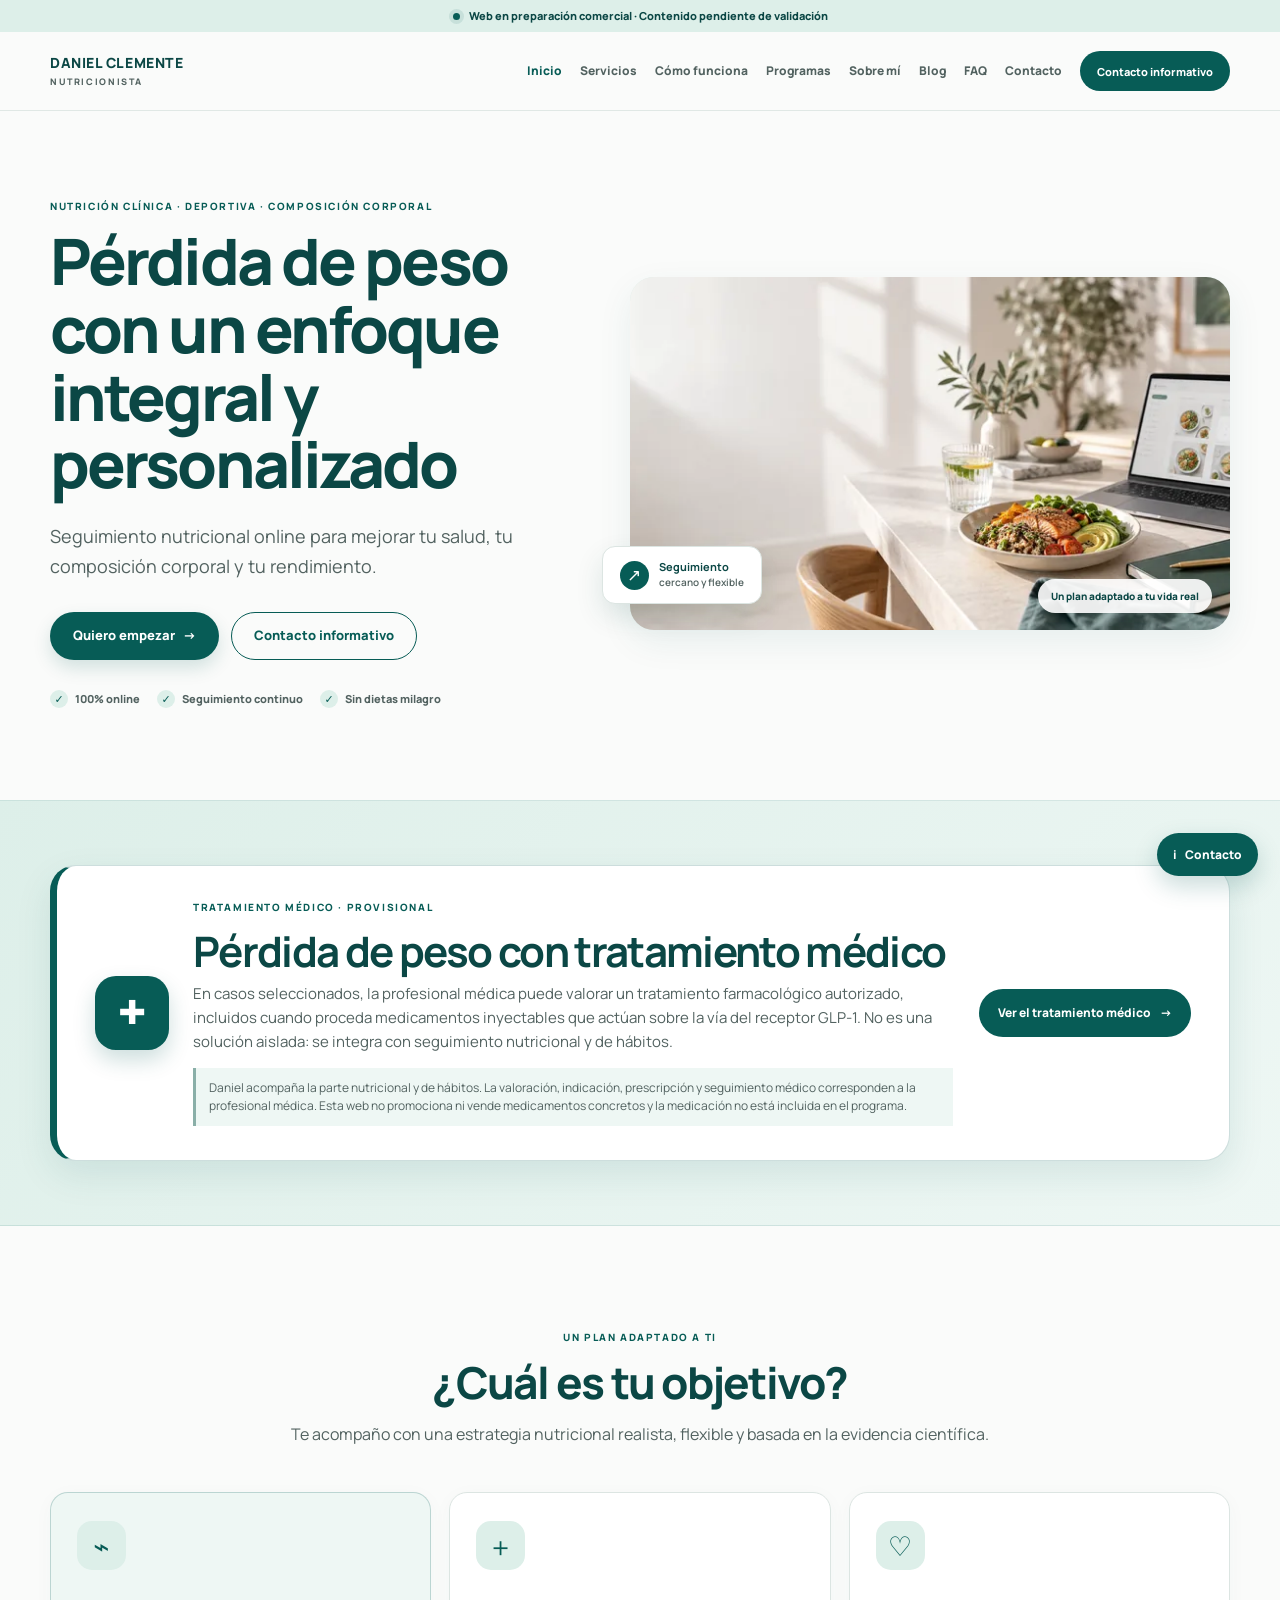
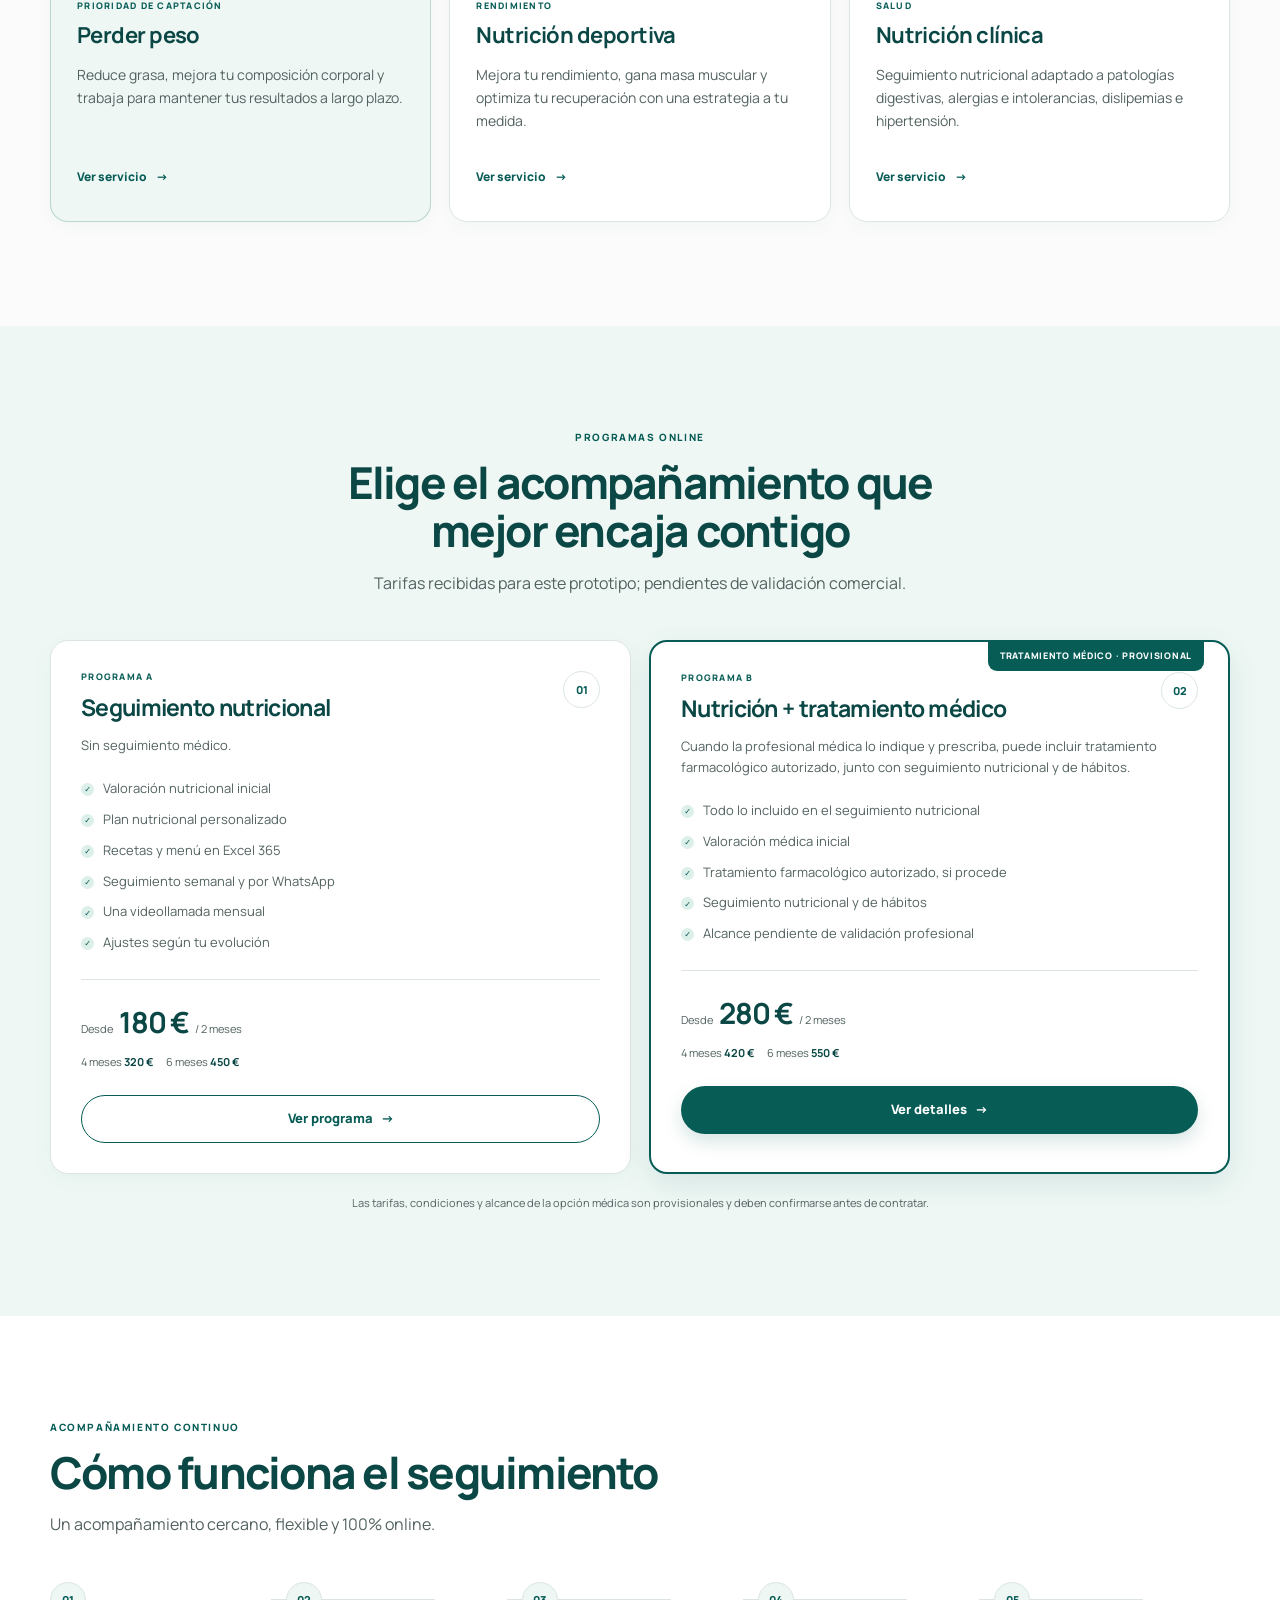
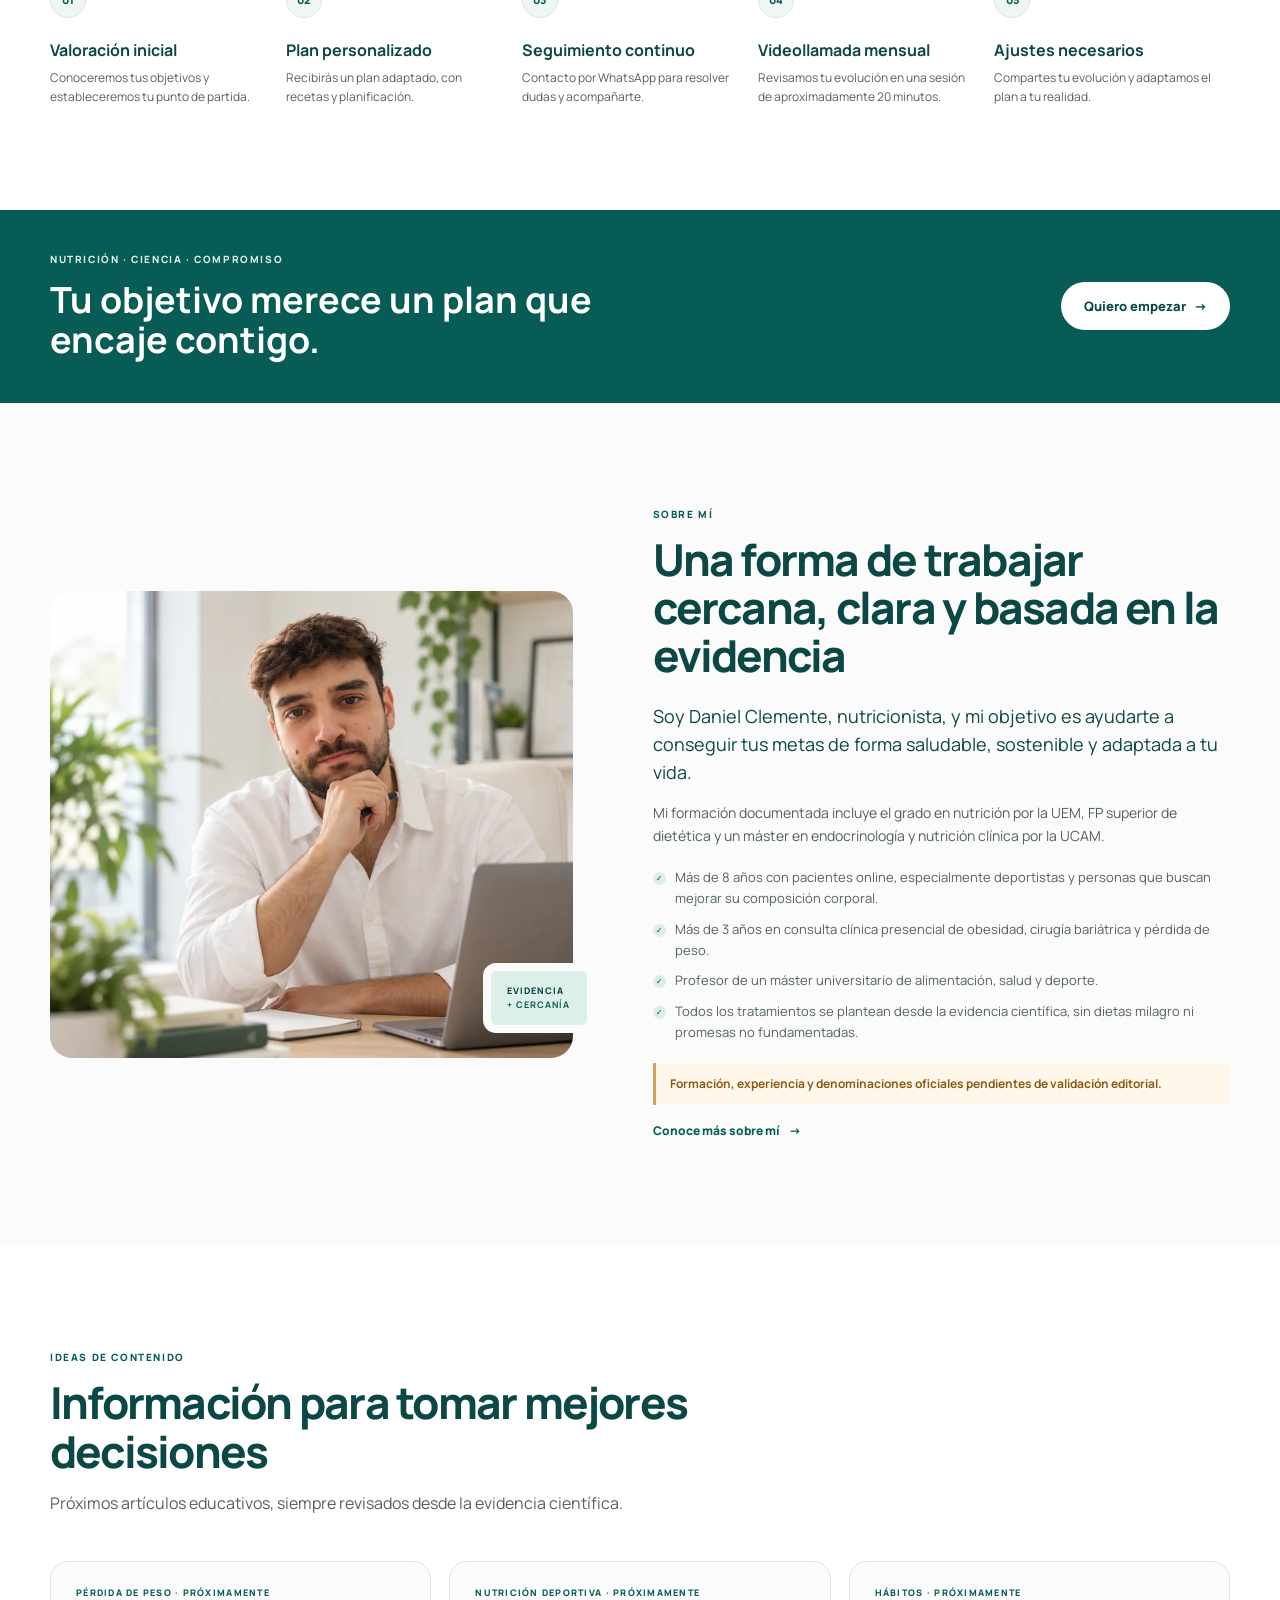
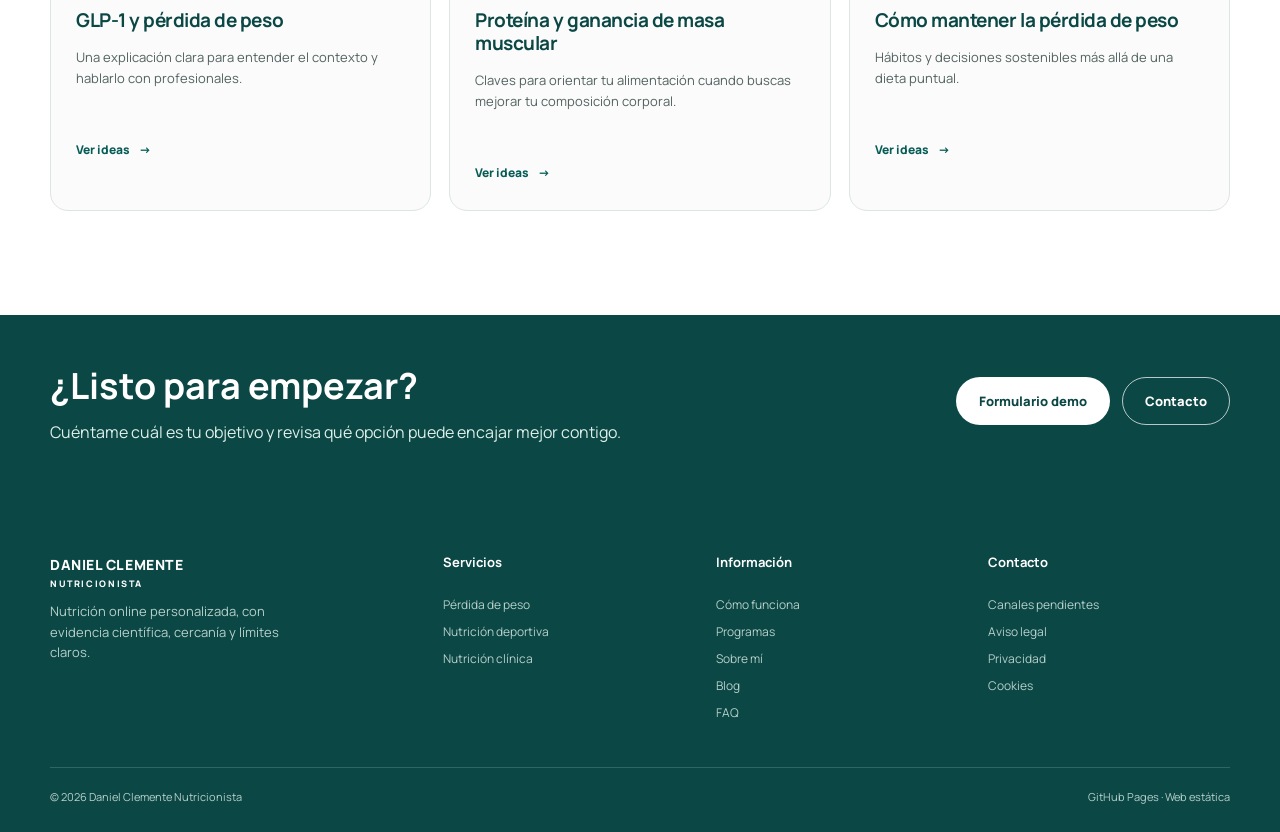
<file: index.html>
<!doctype html>
<html lang="es">
<head>
  <meta charset="utf-8">
  <meta name="viewport" content="width=device-width, initial-scale=1">
  <meta name="theme-color" content="#075C56">
  <meta name="description" content="Nutrición clínica, deportiva y composición corporal con un enfoque integral, personalizado y basado en evidencia científica.">
  <meta name="author" content="Daniel Clemente Nutricionista">
  <link rel="canonical" href="https://doby-llm.github.io/web-dani-prototype1/">
  <link rel="icon" href="favicon.svg" type="image/svg+xml">
  <link rel="preload" href="assets/Manrope-Variable.ttf" as="font" type="font/ttf" crossorigin>
  <meta property="og:type" content="website">
  <meta property="og:locale" content="es_ES">
  <meta property="og:title" content="Daniel Clemente | Nutricionista online">
  <meta property="og:description" content="Nutrición clínica, deportiva y composición corporal con un enfoque integral, personalizado y basado en evidencia científica.">
  <meta property="og:image" content="https://doby-llm.github.io/web-dani-prototype1/assets/og-image.svg">
  <meta property="og:image:alt" content="Daniel Clemente Nutricionista, web en preparación comercial">
  <meta property="og:url" content="https://doby-llm.github.io/web-dani-prototype1/">
  <meta name="twitter:card" content="summary_large_image">
  <meta name="twitter:title" content="Daniel Clemente | Nutricionista online">
  <meta name="twitter:description" content="Nutrición clínica, deportiva y composición corporal con un enfoque integral, personalizado y basado en evidencia científica.">
  <meta name="twitter:image" content="https://doby-llm.github.io/web-dani-prototype1/assets/og-image.svg">
  <title>Daniel Clemente | Nutricionista online</title>
  <link rel="stylesheet" href="styles.css">
  <script>document.documentElement.classList.add('js');</script>
  <script src="script.js" defer></script>
</head>
<body data-page="index.html">
<a class="skip-link" href="#contenido">Saltar al contenido</a>
<div class="site-notice" role="status"><span></span>Web en preparación comercial · Contenido pendiente de validación</div>
<header class="site-header" data-header>
  <div class="container header-inner">
    <a class="brand" href="index.html" aria-label="Daniel Clemente, inicio"><span class="brand-name">DANIEL CLEMENTE</span><span class="brand-role">NUTRICIONISTA</span></a>
    <button class="menu-toggle" type="button" aria-expanded="false" aria-controls="site-nav" aria-label="Abrir menú"><span></span><span></span><span></span></button>
    <nav class="site-nav" id="site-nav" aria-label="Navegación principal">
      <a href="index.html">Inicio</a>
      <a href="servicios.html">Servicios</a>
      <a href="como-funciona.html">Cómo funciona</a>
      <a href="programas.html">Programas</a>
      <a href="sobre-mi.html">Sobre mí</a>
      <a href="blog.html">Blog</a>
      <a href="preguntas-frecuentes.html">FAQ</a>
      <a href="contacto.html">Contacto</a>
      <a class="button button-small nav-cta" href="contacto.html#canales">Contacto informativo</a>
    </nav>
  </div>
</header>
<main id="contenido">
  <section class="hero section" id="inicio" aria-labelledby="hero-title">
    <div class="container hero-grid">
      <div class="hero-copy">
        <p class="eyebrow">NUTRICIÓN CLÍNICA · DEPORTIVA · COMPOSICIÓN CORPORAL</p>
        <h1 id="hero-title">Pérdida de peso con un enfoque integral y personalizado</h1>
        <p class="hero-lead">Seguimiento nutricional online para mejorar tu salud, tu composición corporal y tu rendimiento.</p>
        <div class="hero-actions"><a class="button button-primary" href="perdida-de-peso.html">Quiero empezar <span aria-hidden="true">→</span></a><a class="button button-secondary" href="contacto.html#canales">Contacto informativo</a></div>
        <div class="hero-proof" aria-label="Características del servicio"><span><b aria-hidden="true">✓</b> 100% online</span><span><b aria-hidden="true">✓</b> Seguimiento continuo</span><span><b aria-hidden="true">✓</b> Sin dietas milagro</span></div>
      </div>
      <div class="hero-media"><div class="hero-image-wrap"><picture>
            <source type="image/webp" srcset="assets/hero-editorial-640.webp 640w, assets/hero-editorial-960.webp 960w, assets/hero-editorial-1440.webp 1440w" sizes="(max-width: 767px) calc(100vw - 36px), (max-width: 1100px) calc(100vw - 40px), 540px">
            <img src="assets/hero-editorial.png" alt="Mesa luminosa con alimentos, planificación nutricional y un portátil" width="1672" height="941" fetchpriority="high" decoding="async">
          </picture><span class="image-caption">Un plan adaptado a tu vida real</span></div><div class="hero-float-card"><span aria-hidden="true">↗</span><strong>Seguimiento<br><small>cercano y flexible</small></strong></div></div>
    </div>
  </section>

  <section class="medical-strip section" aria-labelledby="medical-title"><div class="container medical-inner"><div class="medical-icon" aria-hidden="true">✚</div><div class="medical-copy"><p class="eyebrow">TRATAMIENTO MÉDICO · PROVISIONAL</p><h2 id="medical-title">Pérdida de peso con tratamiento médico</h2><p class="medical-lead">En casos seleccionados, la profesional médica puede valorar un tratamiento farmacológico autorizado, incluidos cuando proceda medicamentos inyectables que actúan sobre la vía del receptor GLP-1. No es una solución aislada: se integra con seguimiento nutricional y de hábitos.</p><p class="medical-disclaimer">Daniel acompaña la parte nutricional y de hábitos. La valoración, indicación, prescripción y seguimiento médico corresponden a la profesional médica. Esta web no promociona ni vende medicamentos concretos y la medicación no está incluida en el programa.</p></div><a class="text-link" href="perdida-de-peso-con-apoyo-medico.html">Ver el tratamiento médico <span aria-hidden="true">→</span></a></div></section>

  <section class="section section-objectives" id="objetivos" aria-labelledby="objectives-title"><div class="container"><div class="section-heading centered" data-reveal><p class="eyebrow">UN PLAN ADAPTADO A TI</p><h2 id="objectives-title">¿Cuál es tu objetivo?</h2><p>Te acompaño con una estrategia nutricional realista, flexible y basada en la evidencia científica.</p></div><div class="objective-grid">
    <article class="service-card featured" data-reveal><div class="service-icon" aria-hidden="true">⌁</div><span class="card-kicker">PRIORIDAD DE CAPTACIÓN</span><h3>Perder peso</h3><p>Reduce grasa, mejora tu composición corporal y trabaja para mantener tus resultados a largo plazo.</p><a href="perdida-de-peso.html" class="card-link">Ver servicio <span aria-hidden="true">→</span></a></article>
    <article class="service-card" data-reveal data-reveal-delay="100"><div class="service-icon" aria-hidden="true">＋</div><span class="card-kicker">RENDIMIENTO</span><h3>Nutrición deportiva</h3><p>Mejora tu rendimiento, gana masa muscular y optimiza tu recuperación con una estrategia a tu medida.</p><a href="nutricion-deportiva.html" class="card-link">Ver servicio <span aria-hidden="true">→</span></a></article>
    <article class="service-card" data-reveal data-reveal-delay="200"><div class="service-icon" aria-hidden="true">♡</div><span class="card-kicker">SALUD</span><h3>Nutrición clínica</h3><p>Seguimiento nutricional adaptado a patologías digestivas, alergias e intolerancias, dislipemias e hipertensión.</p><a href="nutricion-clinica.html" class="card-link">Ver servicio <span aria-hidden="true">→</span></a></article>
  </div></div></section>

  <section class="section section-pricing" id="tarifas" aria-labelledby="pricing-title"><div class="container"><div class="section-heading centered" data-reveal><p class="eyebrow">PROGRAMAS ONLINE</p><h2 id="pricing-title">Elige el acompañamiento que mejor encaja contigo</h2><p>Tarifas recibidas para este prototipo; pendientes de validación comercial.</p></div><div class="pricing-grid">
    <article class="pricing-card" data-reveal><div class="pricing-card-top"><div><span class="card-kicker">PROGRAMA A</span><h3>Seguimiento nutricional</h3></div><span class="price-icon">01</span></div><p class="pricing-intro">Sin seguimiento médico.</p><ul class="feature-list"><li>Valoración nutricional inicial</li><li>Plan nutricional personalizado</li><li>Recetas y menú en Excel 365</li><li>Seguimiento semanal y por WhatsApp</li><li>Una videollamada mensual</li><li>Ajustes según tu evolución</li></ul><div class="price-row"><span>Desde</span><strong>180 €</strong><small>/ 2 meses</small></div><div class="price-options"><span>4 meses <b>320 €</b></span><span>6 meses <b>450 €</b></span></div><a class="button button-secondary full-width" href="programas.html#programa-a">Ver programa <span aria-hidden="true">→</span></a></article>
    <article class="pricing-card pricing-card-recommended" data-reveal data-reveal-delay="120"><span class="recommended-badge">TRATAMIENTO MÉDICO · PROVISIONAL</span><div class="pricing-card-top"><div><span class="card-kicker">PROGRAMA B</span><h3>Nutrición + tratamiento médico</h3></div><span class="price-icon">02</span></div><p class="pricing-intro">Cuando la profesional médica lo indique y prescriba, puede incluir tratamiento farmacológico autorizado, junto con seguimiento nutricional y de hábitos.</p><ul class="feature-list"><li>Todo lo incluido en el seguimiento nutricional</li><li>Valoración médica inicial</li><li>Tratamiento farmacológico autorizado, si procede</li><li>Seguimiento nutricional y de hábitos</li><li>Alcance pendiente de validación profesional</li></ul><div class="price-row"><span>Desde</span><strong>280 €</strong><small>/ 2 meses</small></div><div class="price-options"><span>4 meses <b>420 €</b></span><span>6 meses <b>550 €</b></span></div><a class="button button-primary full-width" href="perdida-de-peso-con-apoyo-medico.html">Ver detalles <span aria-hidden="true">→</span></a></article>
  </div><p class="pricing-footnote">Las tarifas, condiciones y alcance de la opción médica son provisionales y deben confirmarse antes de contratar.</p></div></section>

  <section class="section section-process" id="seguimiento" aria-labelledby="process-title"><div class="container"><div class="section-heading" data-reveal><p class="eyebrow">ACOMPAÑAMIENTO CONTINUO</p><h2 id="process-title">Cómo funciona el seguimiento</h2><p>Un acompañamiento cercano, flexible y 100% online.</p></div><ol class="process-list">
    <li data-reveal><span class="step-number">01</span><div><h3>Valoración inicial</h3><p>Conoceremos tus objetivos y estableceremos tu punto de partida.</p></div></li><li data-reveal><span class="step-number">02</span><div><h3>Plan personalizado</h3><p>Recibirás un plan adaptado, con recetas y planificación.</p></div></li><li data-reveal><span class="step-number">03</span><div><h3>Seguimiento continuo</h3><p>Contacto por WhatsApp para resolver dudas y acompañarte.</p></div></li><li data-reveal><span class="step-number">04</span><div><h3>Videollamada mensual</h3><p>Revisamos tu evolución en una sesión de aproximadamente 20 minutos.</p></div></li><li data-reveal><span class="step-number">05</span><div><h3>Ajustes necesarios</h3><p>Compartes tu evolución y adaptamos el plan a tu realidad.</p></div></li>
  </ol></div></section>

  <section class="cta-banner section-small" aria-label="Llamada a la acción" data-reveal><div class="container cta-banner-inner"><div><p class="eyebrow">NUTRICIÓN · CIENCIA · COMPROMISO</p><h2>Tu objetivo merece un plan que encaje contigo.</h2></div><a class="button button-light" href="contacto.html#formulario">Quiero empezar <span aria-hidden="true">→</span></a></div></section>

  <section class="section about-section" id="sobre-mi" aria-labelledby="about-title"><div class="container about-grid"><div class="about-media"><picture>
              <source type="image/webp" srcset="assets/daniel-about-480.webp 480w, assets/daniel-about-768.webp 768w, assets/daniel-about-1200.webp 1200w" sizes="(max-width: 767px) calc(100vw - 36px), (max-width: 1100px) calc(100vw - 40px), 540px">
              <img src="assets/daniel-about.png" alt="Daniel Clemente sentado frente a un portátil en un entorno luminoso" width="1371" height="1148" loading="lazy" decoding="async">
            </picture><span class="about-stamp">EVIDENCIA<br><strong>+ CERCANÍA</strong></span></div><div class="about-copy"><p class="eyebrow">SOBRE MÍ</p><h2 id="about-title">Una forma de trabajar cercana, clara y basada en la evidencia</h2><p class="lead">Soy Daniel Clemente, nutricionista, y mi objetivo es ayudarte a conseguir tus metas de forma saludable, sostenible y adaptada a tu vida.</p><p>Mi formación documentada incluye el grado en nutrición por la UEM, FP superior de dietética y un máster en endocrinología y nutrición clínica por la UCAM.</p><ul class="about-list"><li>Más de 8 años con pacientes online, especialmente deportistas y personas que buscan mejorar su composición corporal.</li><li>Más de 3 años en consulta clínica presencial de obesidad, cirugía bariátrica y pérdida de peso.</li><li>Profesor de un máster universitario de alimentación, salud y deporte.</li><li>Todos los tratamientos se plantean desde la evidencia científica, sin dietas milagro ni promesas no fundamentadas.</li></ul><p class="provisional"><strong>Formación, experiencia y denominaciones oficiales pendientes de validación editorial.</strong></p><a class="text-link" href="sobre-mi.html">Conoce más sobre mí <span aria-hidden="true">→</span></a></div></div></section>

  <section class="section blog-section" id="blog" aria-labelledby="blog-title"><div class="container"><div class="section-heading"><p class="eyebrow">IDEAS DE CONTENIDO</p><h2 id="blog-title">Información para tomar mejores decisiones</h2><p>Próximos artículos educativos, siempre revisados desde la evidencia científica.</p></div><div class="blog-grid"><article class="blog-card"><span class="blog-category">PÉRDIDA DE PESO · PRÓXIMAMENTE</span><h3>GLP-1 y pérdida de peso</h3><p>Una explicación clara para entender el contexto y hablarlo con profesionales.</p><a href="blog.html" class="card-link">Ver ideas <span aria-hidden="true">→</span></a></article><article class="blog-card" data-reveal-delay="100"><span class="blog-category">NUTRICIÓN DEPORTIVA · PRÓXIMAMENTE</span><h3>Proteína y ganancia de masa muscular</h3><p>Claves para orientar tu alimentación cuando buscas mejorar tu composición corporal.</p><a href="blog.html" class="card-link">Ver ideas <span aria-hidden="true">→</span></a></article><article class="blog-card" data-reveal-delay="200"><span class="blog-category">HÁBITOS · PRÓXIMAMENTE</span><h3>Cómo mantener la pérdida de peso</h3><p>Hábitos y decisiones sostenibles más allá de una dieta puntual.</p><a href="blog.html" class="card-link">Ver ideas <span aria-hidden="true">→</span></a></article></div></div></section>

  <section class="final-cta section-small" aria-label="Contacto"><div class="container final-cta-inner"><div><h2>¿Listo para empezar?</h2><p>Cuéntame cuál es tu objetivo y revisa qué opción puede encajar mejor contigo.</p></div><div class="hero-actions"><a class="button button-light" href="contacto.html#formulario">Formulario demo</a><a class="button button-outline-light" href="contacto.html#canales">Contacto</a></div></div></section>
</main>
<footer class="site-footer">
  <div class="container footer-grid">
    <div><a class="brand brand-light" href="index.html"><span class="brand-name">DANIEL CLEMENTE</span><span class="brand-role">NUTRICIONISTA</span></a><p>Nutrición online personalizada, con evidencia científica, cercanía y límites claros.</p></div>
    <div><h2>Servicios</h2><a href="perdida-de-peso.html">Pérdida de peso</a><a href="nutricion-deportiva.html">Nutrición deportiva</a><a href="nutricion-clinica.html">Nutrición clínica</a></div>
    <div><h2>Información</h2><a href="como-funciona.html">Cómo funciona</a><a href="programas.html">Programas</a><a href="sobre-mi.html">Sobre mí</a><a href="blog.html">Blog</a><a href="preguntas-frecuentes.html">FAQ</a></div>
    <div><h2>Contacto</h2><a href="contacto.html#canales">Canales pendientes</a><a href="aviso-legal.html">Aviso legal</a><a href="privacidad.html">Privacidad</a><a href="cookies.html">Cookies</a></div>
  </div>
  <div class="container footer-bottom"><span>© <span data-current-year></span> Daniel Clemente Nutricionista</span><span>GitHub Pages · Web estática</span></div>
</footer>
<a class="mobile-contact-bar" href="contacto.html#canales">Contacto informativo</a>
<a class="contact-float" href="contacto.html#canales" aria-label="Ir a contacto"><span aria-hidden="true">i</span><span>Contacto</span></a>
<noscript><div class="no-script">El contenido es accesible sin JavaScript; el menú móvil y el formulario demo usan JavaScript para sus estados.</div></noscript>
</body>
</html>
</file>
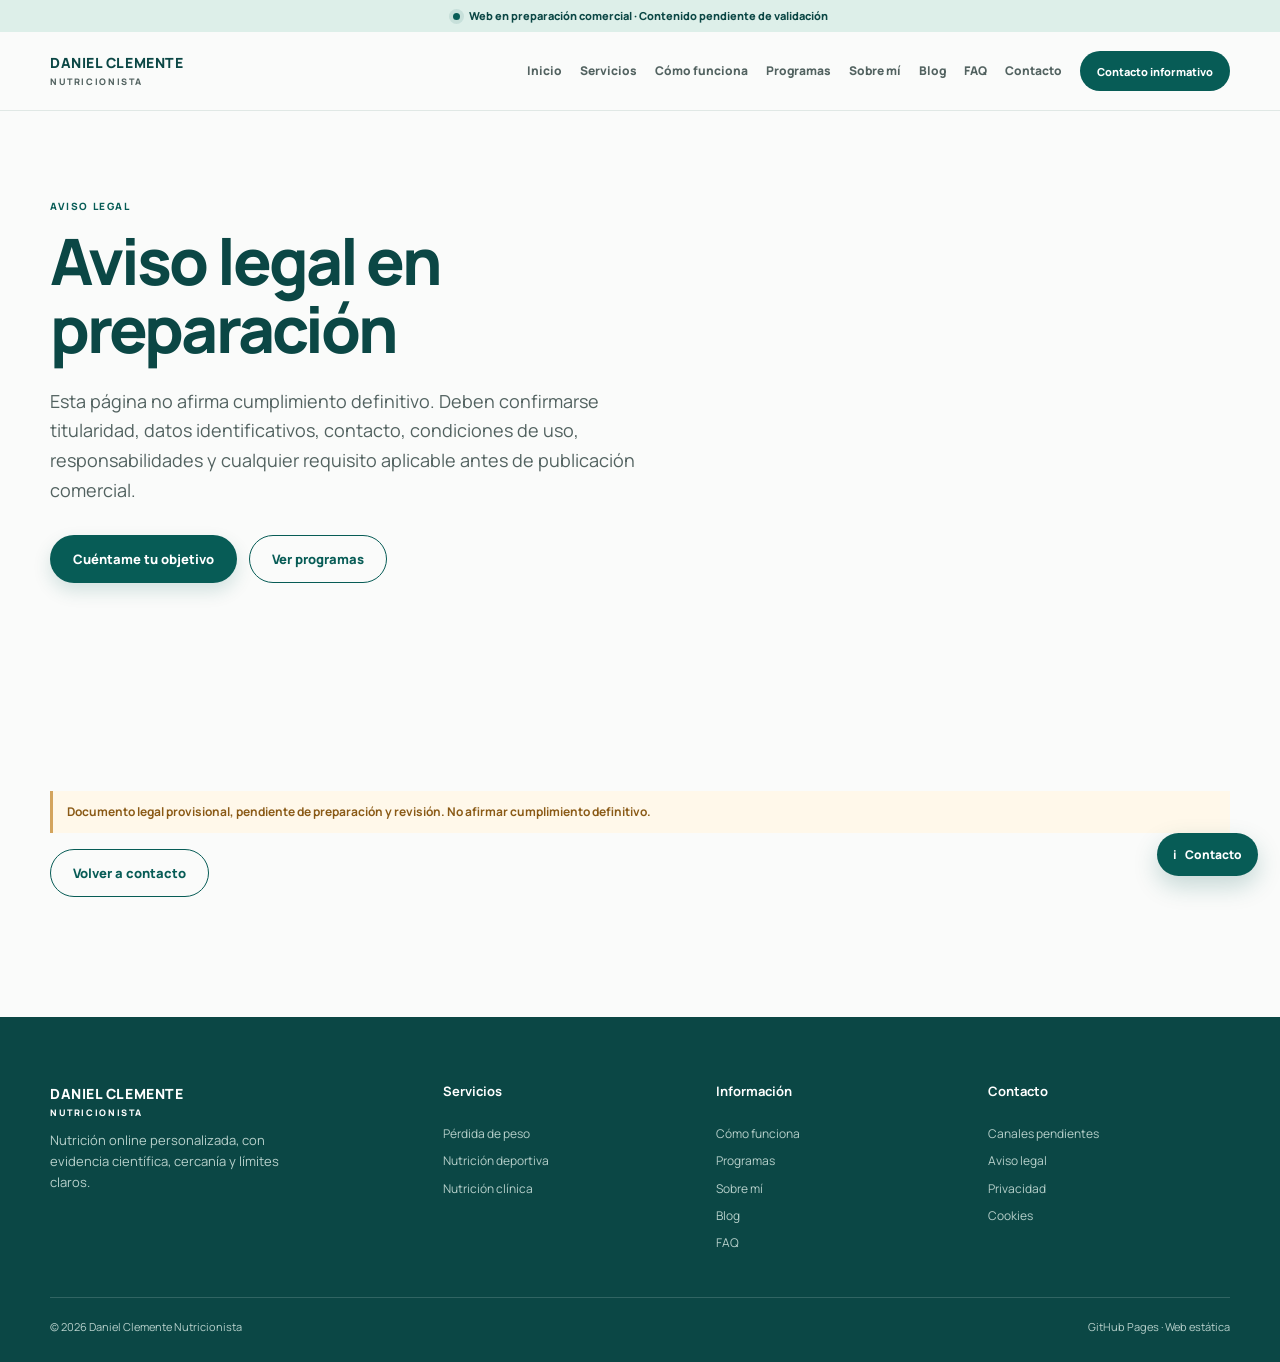
<file: aviso-legal.html>
<!doctype html>
<html lang="es">
<head>
  <meta charset="utf-8">
  <meta name="viewport" content="width=device-width, initial-scale=1">
  <meta name="theme-color" content="#075C56">
  <meta name="description" content="Placeholder honesto del aviso legal de Daniel Clemente Nutricionista, pendiente de revisión profesional.">
  <meta name="author" content="Daniel Clemente Nutricionista">
  <link rel="canonical" href="https://doby-llm.github.io/web-dani-prototype1/aviso-legal.html">
  <link rel="icon" href="favicon.svg" type="image/svg+xml">
  <link rel="preload" href="assets/Manrope-Variable.ttf" as="font" type="font/ttf" crossorigin>
  <meta property="og:type" content="website">
  <meta property="og:locale" content="es_ES">
  <meta property="og:title" content="Aviso legal en preparación | Daniel Clemente">
  <meta property="og:description" content="Placeholder honesto del aviso legal de Daniel Clemente Nutricionista, pendiente de revisión profesional.">
  <meta property="og:image" content="https://doby-llm.github.io/web-dani-prototype1/assets/og-image.svg">
  <meta property="og:image:alt" content="Daniel Clemente Nutricionista, web en preparación comercial">
  <meta property="og:url" content="https://doby-llm.github.io/web-dani-prototype1/aviso-legal.html">
  <meta name="twitter:card" content="summary_large_image">
  <meta name="twitter:title" content="Aviso legal en preparación | Daniel Clemente">
  <meta name="twitter:description" content="Placeholder honesto del aviso legal de Daniel Clemente Nutricionista, pendiente de revisión profesional.">
  <meta name="twitter:image" content="https://doby-llm.github.io/web-dani-prototype1/assets/og-image.svg">
  <title>Aviso legal en preparación | Daniel Clemente</title>
  <link rel="stylesheet" href="styles.css">
  <script>document.documentElement.classList.add('js');</script>
  <script src="script.js" defer></script>
</head>
<body data-page="aviso-legal.html">
<a class="skip-link" href="#contenido">Saltar al contenido</a>
<div class="site-notice" role="status"><span></span>Web en preparación comercial · Contenido pendiente de validación</div>
<header class="site-header" data-header>
  <div class="container header-inner">
    <a class="brand" href="index.html" aria-label="Daniel Clemente, inicio"><span class="brand-name">DANIEL CLEMENTE</span><span class="brand-role">NUTRICIONISTA</span></a>
    <button class="menu-toggle" type="button" aria-expanded="false" aria-controls="site-nav" aria-label="Abrir menú"><span></span><span></span><span></span></button>
    <nav class="site-nav" id="site-nav" aria-label="Navegación principal">
      <a href="index.html">Inicio</a>
      <a href="servicios.html">Servicios</a>
      <a href="como-funciona.html">Cómo funciona</a>
      <a href="programas.html">Programas</a>
      <a href="sobre-mi.html">Sobre mí</a>
      <a href="blog.html">Blog</a>
      <a href="preguntas-frecuentes.html">FAQ</a>
      <a href="contacto.html">Contacto</a>
      <a class="button button-small nav-cta" href="contacto.html#canales">Contacto informativo</a>
    </nav>
  </div>
</header>
<main id="contenido">
<section class="hero section"><div class="container"><div class="hero-copy" data-reveal><p class="eyebrow">AVISO LEGAL</p><h1>Aviso legal en preparación</h1><p class="hero-lead">Esta página no afirma cumplimiento definitivo. Deben confirmarse titularidad, datos identificativos, contacto, condiciones de uso, responsabilidades y cualquier requisito aplicable antes de publicación comercial.</p><div class="hero-actions"><a class="button button-primary" href="contacto.html#formulario">Cuéntame tu objetivo</a><a class="button button-secondary" href="programas.html">Ver programas</a></div></div></div></section>
<section class="section pale"><div class="container narrow"><p class="provisional"><strong>Documento legal provisional, pendiente de preparación y revisión. No afirmar cumplimiento definitivo.</strong></p><p><a class="button button-secondary" href="contacto.html#canales">Volver a contacto</a></p></div></section></main>
<footer class="site-footer">
  <div class="container footer-grid">
    <div><a class="brand brand-light" href="index.html"><span class="brand-name">DANIEL CLEMENTE</span><span class="brand-role">NUTRICIONISTA</span></a><p>Nutrición online personalizada, con evidencia científica, cercanía y límites claros.</p></div>
    <div><h2>Servicios</h2><a href="perdida-de-peso.html">Pérdida de peso</a><a href="nutricion-deportiva.html">Nutrición deportiva</a><a href="nutricion-clinica.html">Nutrición clínica</a></div>
    <div><h2>Información</h2><a href="como-funciona.html">Cómo funciona</a><a href="programas.html">Programas</a><a href="sobre-mi.html">Sobre mí</a><a href="blog.html">Blog</a><a href="preguntas-frecuentes.html">FAQ</a></div>
    <div><h2>Contacto</h2><a href="contacto.html#canales">Canales pendientes</a><a href="aviso-legal.html">Aviso legal</a><a href="privacidad.html">Privacidad</a><a href="cookies.html">Cookies</a></div>
  </div>
  <div class="container footer-bottom"><span>© <span data-current-year></span> Daniel Clemente Nutricionista</span><span>GitHub Pages · Web estática</span></div>
</footer>
<a class="mobile-contact-bar" href="contacto.html#canales">Contacto informativo</a>
<a class="contact-float" href="contacto.html#canales" aria-label="Ir a contacto"><span aria-hidden="true">i</span><span>Contacto</span></a>
<noscript><div class="no-script">El contenido es accesible sin JavaScript; el menú móvil y el formulario demo usan JavaScript para sus estados.</div></noscript>
</body>
</html>
</file>
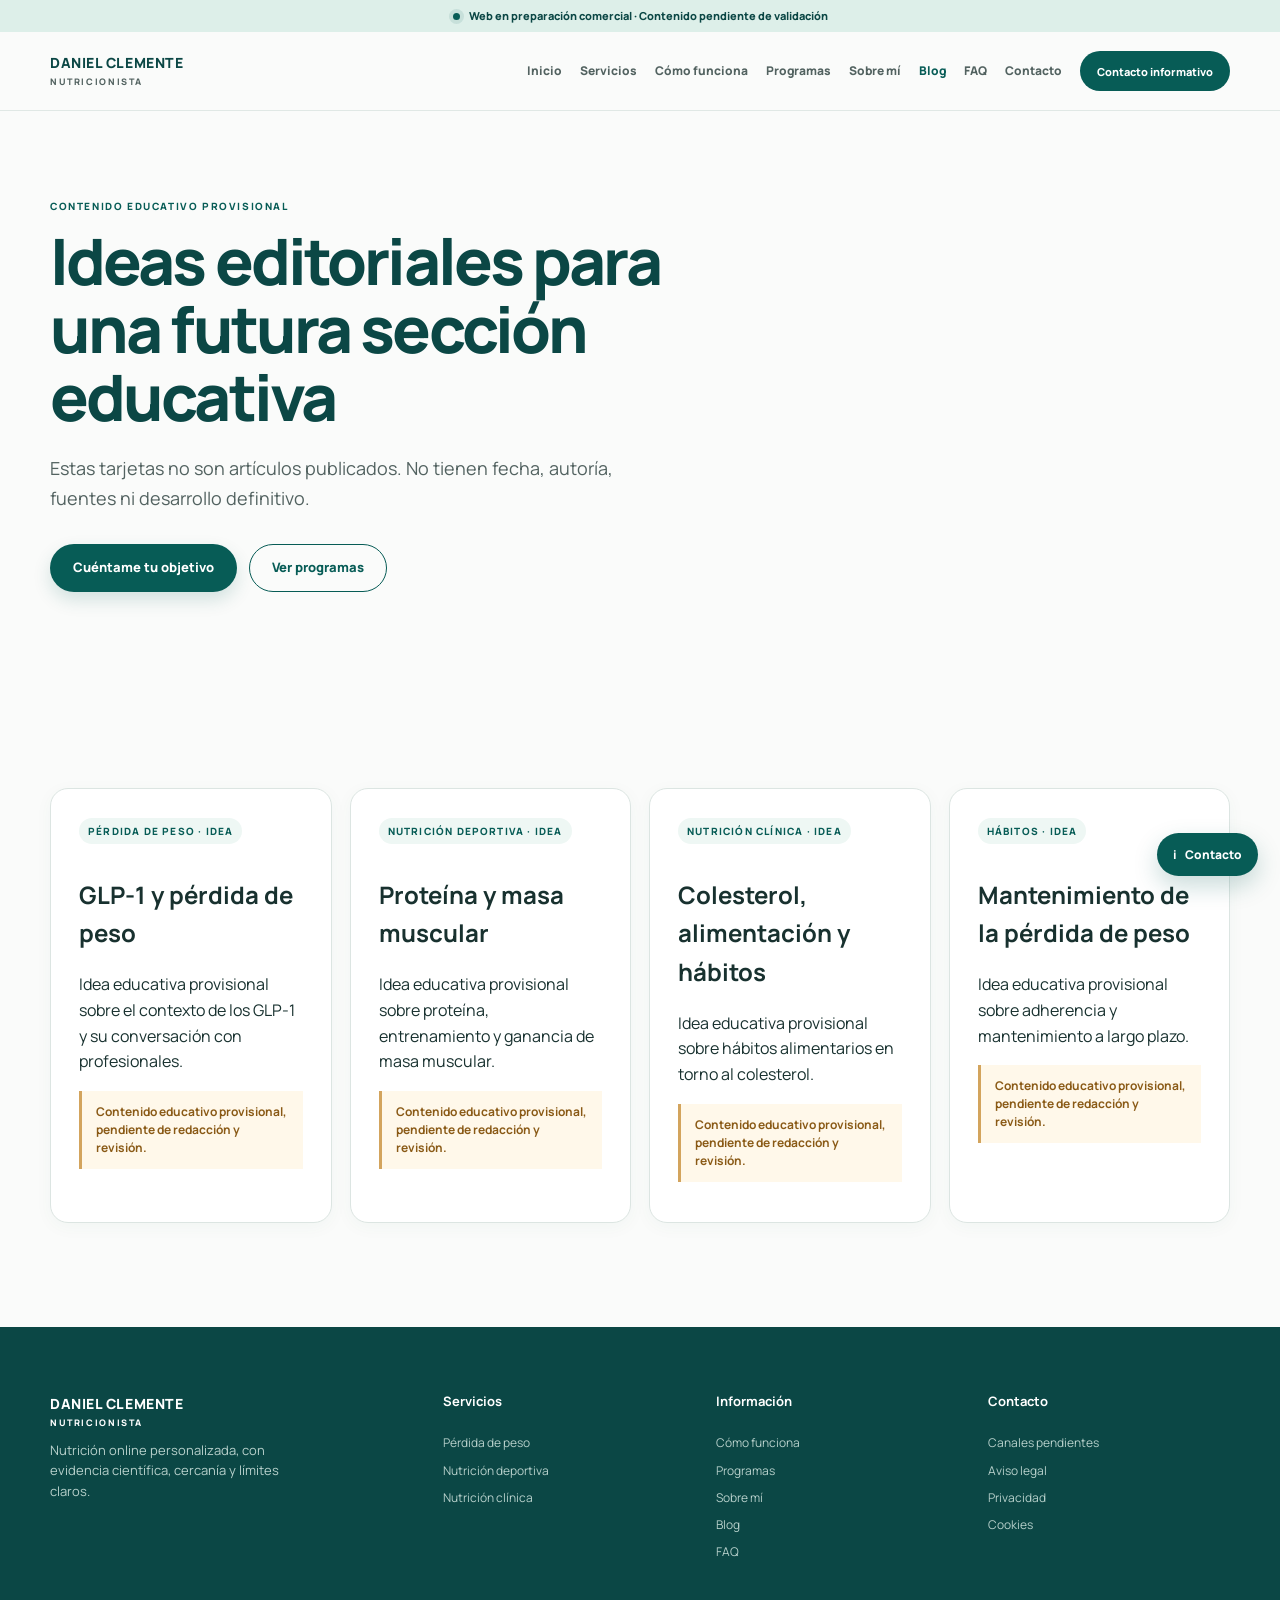
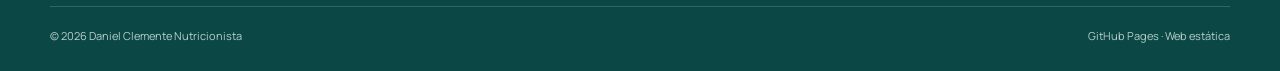
<file: blog.html>
<!doctype html>
<html lang="es">
<head>
  <meta charset="utf-8">
  <meta name="viewport" content="width=device-width, initial-scale=1">
  <meta name="theme-color" content="#075C56">
  <meta name="description" content="Índice editorial provisional con ideas educativas sobre GLP-1, proteína, colesterol y mantenimiento de pérdida de peso.">
  <meta name="author" content="Daniel Clemente Nutricionista">
  <link rel="canonical" href="https://doby-llm.github.io/web-dani-prototype1/blog.html">
  <link rel="icon" href="favicon.svg" type="image/svg+xml">
  <link rel="preload" href="assets/Manrope-Variable.ttf" as="font" type="font/ttf" crossorigin>
  <meta property="og:type" content="website">
  <meta property="og:locale" content="es_ES">
  <meta property="og:title" content="Blog provisional | Daniel Clemente">
  <meta property="og:description" content="Índice editorial provisional con ideas educativas sobre GLP-1, proteína, colesterol y mantenimiento de pérdida de peso.">
  <meta property="og:image" content="https://doby-llm.github.io/web-dani-prototype1/assets/og-image.svg">
  <meta property="og:image:alt" content="Daniel Clemente Nutricionista, web en preparación comercial">
  <meta property="og:url" content="https://doby-llm.github.io/web-dani-prototype1/blog.html">
  <meta name="twitter:card" content="summary_large_image">
  <meta name="twitter:title" content="Blog provisional | Daniel Clemente">
  <meta name="twitter:description" content="Índice editorial provisional con ideas educativas sobre GLP-1, proteína, colesterol y mantenimiento de pérdida de peso.">
  <meta name="twitter:image" content="https://doby-llm.github.io/web-dani-prototype1/assets/og-image.svg">
  <title>Blog provisional | Daniel Clemente</title>
  <link rel="stylesheet" href="styles.css">
  <script>document.documentElement.classList.add('js');</script>
  <script src="script.js" defer></script>
</head>
<body data-page="blog.html">
<a class="skip-link" href="#contenido">Saltar al contenido</a>
<div class="site-notice" role="status"><span></span>Web en preparación comercial · Contenido pendiente de validación</div>
<header class="site-header" data-header>
  <div class="container header-inner">
    <a class="brand" href="index.html" aria-label="Daniel Clemente, inicio"><span class="brand-name">DANIEL CLEMENTE</span><span class="brand-role">NUTRICIONISTA</span></a>
    <button class="menu-toggle" type="button" aria-expanded="false" aria-controls="site-nav" aria-label="Abrir menú"><span></span><span></span><span></span></button>
    <nav class="site-nav" id="site-nav" aria-label="Navegación principal">
      <a href="index.html">Inicio</a>
      <a href="servicios.html">Servicios</a>
      <a href="como-funciona.html">Cómo funciona</a>
      <a href="programas.html">Programas</a>
      <a href="sobre-mi.html">Sobre mí</a>
      <a href="blog.html">Blog</a>
      <a href="preguntas-frecuentes.html">FAQ</a>
      <a href="contacto.html">Contacto</a>
      <a class="button button-small nav-cta" href="contacto.html#canales">Contacto informativo</a>
    </nav>
  </div>
</header>
<main id="contenido">
<section class="hero section"><div class="container"><div class="hero-copy" data-reveal><p class="eyebrow">CONTENIDO EDUCATIVO PROVISIONAL</p><h1>Ideas editoriales para una futura sección educativa</h1><p class="hero-lead">Estas tarjetas no son artículos publicados. No tienen fecha, autoría, fuentes ni desarrollo definitivo.</p><div class="hero-actions"><a class="button button-primary" href="contacto.html#formulario">Cuéntame tu objetivo</a><a class="button button-secondary" href="programas.html">Ver programas</a></div></div></div></section>
<section class="section"><div class="container grid-4 cards"><article><span class="tag">Pérdida de peso · Idea</span><h2>GLP-1 y pérdida de peso</h2><p>Idea educativa provisional sobre el contexto de los GLP-1 y su conversación con profesionales.</p><p class="provisional"><strong>Contenido educativo provisional, pendiente de redacción y revisión.</strong></p></article><article><span class="tag">Nutrición deportiva · Idea</span><h2>Proteína y masa muscular</h2><p>Idea educativa provisional sobre proteína, entrenamiento y ganancia de masa muscular.</p><p class="provisional"><strong>Contenido educativo provisional, pendiente de redacción y revisión.</strong></p></article><article><span class="tag">Nutrición clínica · Idea</span><h2>Colesterol, alimentación y hábitos</h2><p>Idea educativa provisional sobre hábitos alimentarios en torno al colesterol.</p><p class="provisional"><strong>Contenido educativo provisional, pendiente de redacción y revisión.</strong></p></article><article><span class="tag">Hábitos · Idea</span><h2>Mantenimiento de la pérdida de peso</h2><p>Idea educativa provisional sobre adherencia y mantenimiento a largo plazo.</p><p class="provisional"><strong>Contenido educativo provisional, pendiente de redacción y revisión.</strong></p></article></div></section></main>
<footer class="site-footer">
  <div class="container footer-grid">
    <div><a class="brand brand-light" href="index.html"><span class="brand-name">DANIEL CLEMENTE</span><span class="brand-role">NUTRICIONISTA</span></a><p>Nutrición online personalizada, con evidencia científica, cercanía y límites claros.</p></div>
    <div><h2>Servicios</h2><a href="perdida-de-peso.html">Pérdida de peso</a><a href="nutricion-deportiva.html">Nutrición deportiva</a><a href="nutricion-clinica.html">Nutrición clínica</a></div>
    <div><h2>Información</h2><a href="como-funciona.html">Cómo funciona</a><a href="programas.html">Programas</a><a href="sobre-mi.html">Sobre mí</a><a href="blog.html">Blog</a><a href="preguntas-frecuentes.html">FAQ</a></div>
    <div><h2>Contacto</h2><a href="contacto.html#canales">Canales pendientes</a><a href="aviso-legal.html">Aviso legal</a><a href="privacidad.html">Privacidad</a><a href="cookies.html">Cookies</a></div>
  </div>
  <div class="container footer-bottom"><span>© <span data-current-year></span> Daniel Clemente Nutricionista</span><span>GitHub Pages · Web estática</span></div>
</footer>
<a class="mobile-contact-bar" href="contacto.html#canales">Contacto informativo</a>
<a class="contact-float" href="contacto.html#canales" aria-label="Ir a contacto"><span aria-hidden="true">i</span><span>Contacto</span></a>
<noscript><div class="no-script">El contenido es accesible sin JavaScript; el menú móvil y el formulario demo usan JavaScript para sus estados.</div></noscript>
</body>
</html>
</file>
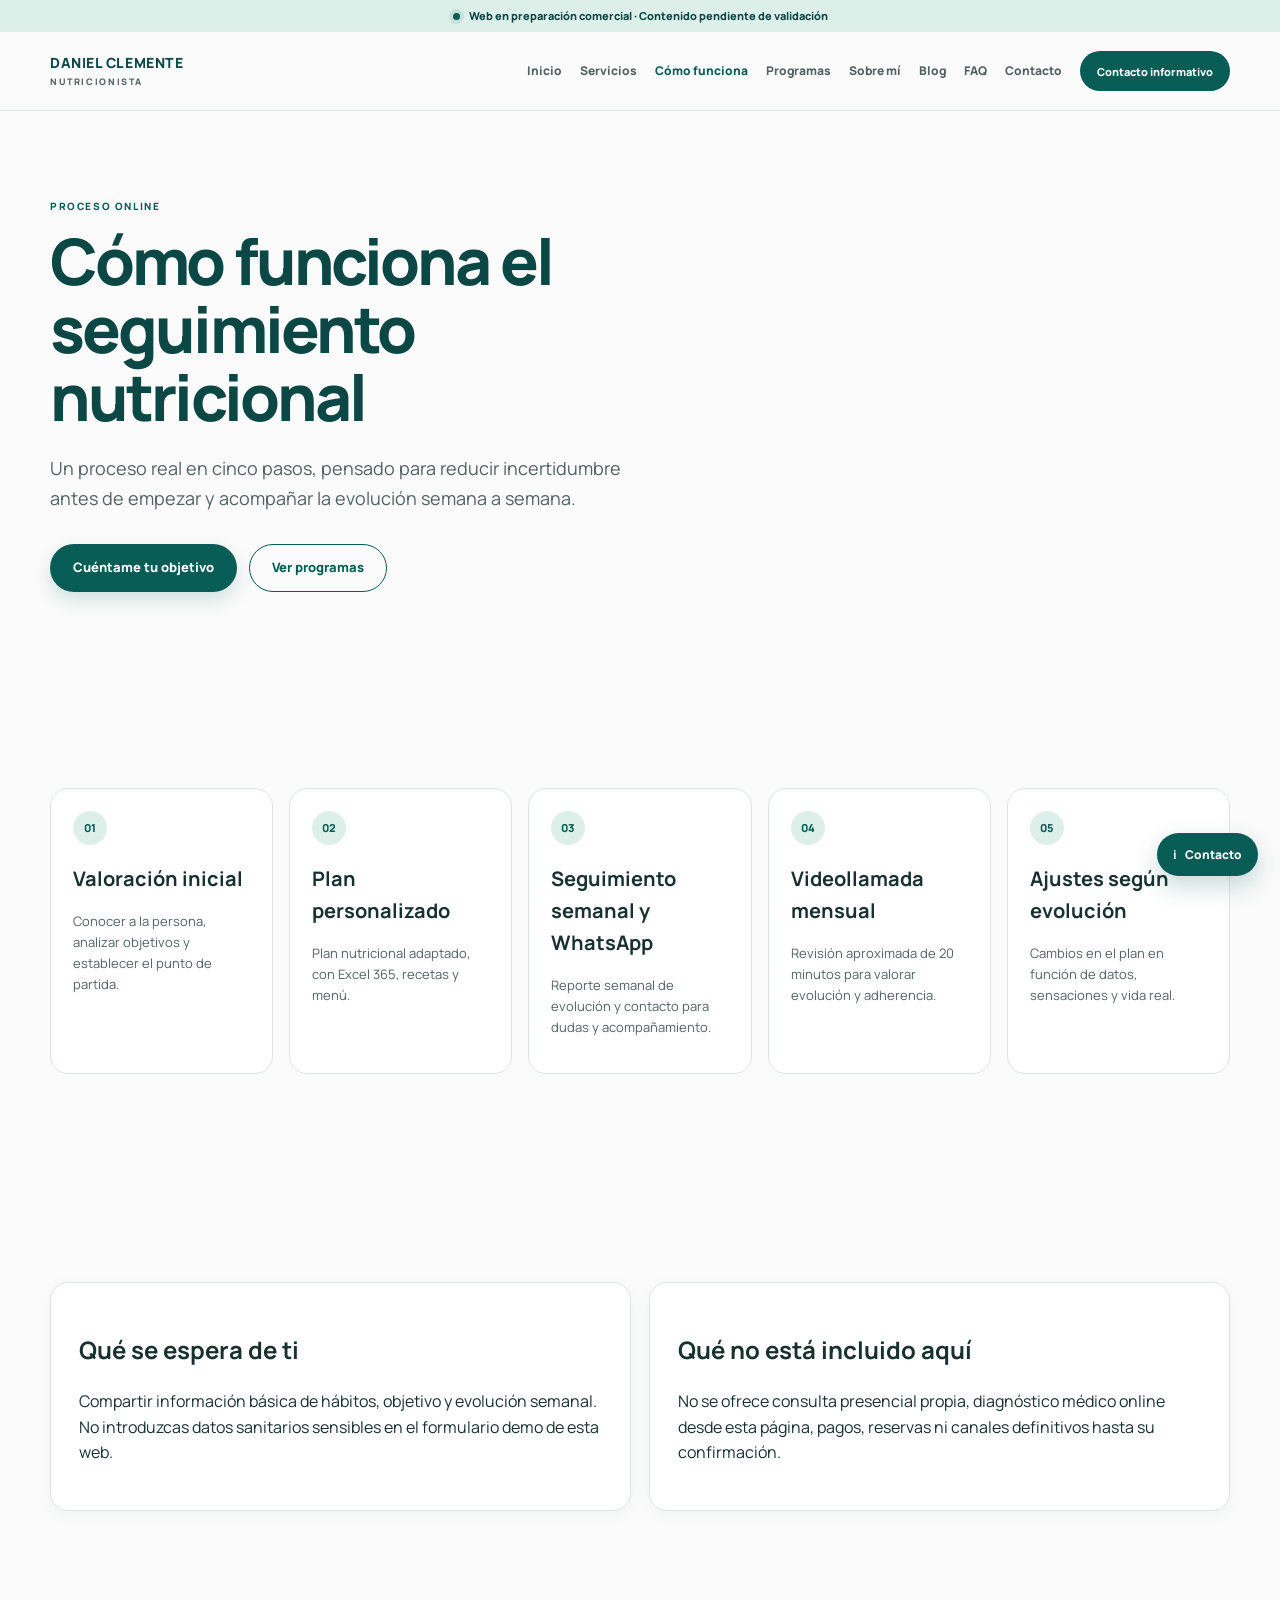
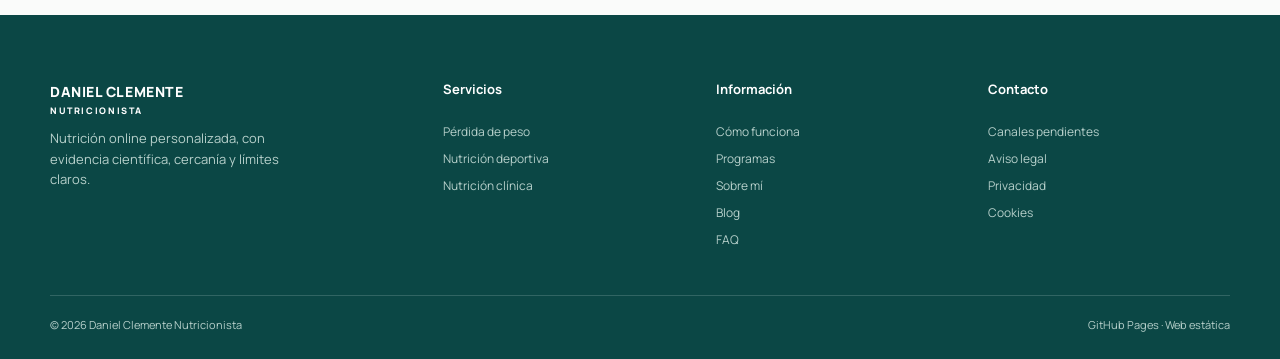
<file: como-funciona.html>
<!doctype html>
<html lang="es">
<head>
  <meta charset="utf-8">
  <meta name="viewport" content="width=device-width, initial-scale=1">
  <meta name="theme-color" content="#075C56">
  <meta name="description" content="Proceso online en cinco pasos: valoración, plan, Excel 365, seguimiento semanal, WhatsApp, videollamada mensual y ajustes.">
  <meta name="author" content="Daniel Clemente Nutricionista">
  <link rel="canonical" href="https://doby-llm.github.io/web-dani-prototype1/como-funciona.html">
  <link rel="icon" href="favicon.svg" type="image/svg+xml">
  <link rel="preload" href="assets/Manrope-Variable.ttf" as="font" type="font/ttf" crossorigin>
  <meta property="og:type" content="website">
  <meta property="og:locale" content="es_ES">
  <meta property="og:title" content="Cómo funciona | Daniel Clemente Nutricionista">
  <meta property="og:description" content="Proceso online en cinco pasos: valoración, plan, Excel 365, seguimiento semanal, WhatsApp, videollamada mensual y ajustes.">
  <meta property="og:image" content="https://doby-llm.github.io/web-dani-prototype1/assets/og-image.svg">
  <meta property="og:image:alt" content="Daniel Clemente Nutricionista, web en preparación comercial">
  <meta property="og:url" content="https://doby-llm.github.io/web-dani-prototype1/como-funciona.html">
  <meta name="twitter:card" content="summary_large_image">
  <meta name="twitter:title" content="Cómo funciona | Daniel Clemente Nutricionista">
  <meta name="twitter:description" content="Proceso online en cinco pasos: valoración, plan, Excel 365, seguimiento semanal, WhatsApp, videollamada mensual y ajustes.">
  <meta name="twitter:image" content="https://doby-llm.github.io/web-dani-prototype1/assets/og-image.svg">
  <title>Cómo funciona | Daniel Clemente Nutricionista</title>
  <link rel="stylesheet" href="styles.css">
  <script>document.documentElement.classList.add('js');</script>
  <script src="script.js" defer></script>
</head>
<body data-page="como-funciona.html">
<a class="skip-link" href="#contenido">Saltar al contenido</a>
<div class="site-notice" role="status"><span></span>Web en preparación comercial · Contenido pendiente de validación</div>
<header class="site-header" data-header>
  <div class="container header-inner">
    <a class="brand" href="index.html" aria-label="Daniel Clemente, inicio"><span class="brand-name">DANIEL CLEMENTE</span><span class="brand-role">NUTRICIONISTA</span></a>
    <button class="menu-toggle" type="button" aria-expanded="false" aria-controls="site-nav" aria-label="Abrir menú"><span></span><span></span><span></span></button>
    <nav class="site-nav" id="site-nav" aria-label="Navegación principal">
      <a href="index.html">Inicio</a>
      <a href="servicios.html">Servicios</a>
      <a href="como-funciona.html">Cómo funciona</a>
      <a href="programas.html">Programas</a>
      <a href="sobre-mi.html">Sobre mí</a>
      <a href="blog.html">Blog</a>
      <a href="preguntas-frecuentes.html">FAQ</a>
      <a href="contacto.html">Contacto</a>
      <a class="button button-small nav-cta" href="contacto.html#canales">Contacto informativo</a>
    </nav>
  </div>
</header>
<main id="contenido">
<section class="hero section"><div class="container"><div class="hero-copy" data-reveal><p class="eyebrow">PROCESO ONLINE</p><h1>Cómo funciona el seguimiento nutricional</h1><p class="hero-lead">Un proceso real en cinco pasos, pensado para reducir incertidumbre antes de empezar y acompañar la evolución semana a semana.</p><div class="hero-actions"><a class="button button-primary" href="contacto.html#formulario">Cuéntame tu objetivo</a><a class="button button-secondary" href="programas.html">Ver programas</a></div></div></div></section>

<section class="section"><div class="container"><ol class="steps"><li><span>01</span><h2>Valoración inicial</h2><p>Conocer a la persona, analizar objetivos y establecer el punto de partida.</p></li><li><span>02</span><h2>Plan personalizado</h2><p>Plan nutricional adaptado, con Excel 365, recetas y menú.</p></li><li><span>03</span><h2>Seguimiento semanal y WhatsApp</h2><p>Reporte semanal de evolución y contacto para dudas y acompañamiento.</p></li><li><span>04</span><h2>Videollamada mensual</h2><p>Revisión aproximada de 20 minutos para valorar evolución y adherencia.</p></li><li><span>05</span><h2>Ajustes según evolución</h2><p>Cambios en el plan en función de datos, sensaciones y vida real.</p></li></ol></div></section>
<section class="section pale"><div class="container grid-2 cards"><article><h2>Qué se espera de ti</h2><p>Compartir información básica de hábitos, objetivo y evolución semanal. No introduzcas datos sanitarios sensibles en el formulario demo de esta web.</p></article><article><h2>Qué no está incluido aquí</h2><p>No se ofrece consulta presencial propia, diagnóstico médico online desde esta página, pagos, reservas ni canales definitivos hasta su confirmación.</p></article></div></section>
</main>
<footer class="site-footer">
  <div class="container footer-grid">
    <div><a class="brand brand-light" href="index.html"><span class="brand-name">DANIEL CLEMENTE</span><span class="brand-role">NUTRICIONISTA</span></a><p>Nutrición online personalizada, con evidencia científica, cercanía y límites claros.</p></div>
    <div><h2>Servicios</h2><a href="perdida-de-peso.html">Pérdida de peso</a><a href="nutricion-deportiva.html">Nutrición deportiva</a><a href="nutricion-clinica.html">Nutrición clínica</a></div>
    <div><h2>Información</h2><a href="como-funciona.html">Cómo funciona</a><a href="programas.html">Programas</a><a href="sobre-mi.html">Sobre mí</a><a href="blog.html">Blog</a><a href="preguntas-frecuentes.html">FAQ</a></div>
    <div><h2>Contacto</h2><a href="contacto.html#canales">Canales pendientes</a><a href="aviso-legal.html">Aviso legal</a><a href="privacidad.html">Privacidad</a><a href="cookies.html">Cookies</a></div>
  </div>
  <div class="container footer-bottom"><span>© <span data-current-year></span> Daniel Clemente Nutricionista</span><span>GitHub Pages · Web estática</span></div>
</footer>
<a class="mobile-contact-bar" href="contacto.html#canales">Contacto informativo</a>
<a class="contact-float" href="contacto.html#canales" aria-label="Ir a contacto"><span aria-hidden="true">i</span><span>Contacto</span></a>
<noscript><div class="no-script">El contenido es accesible sin JavaScript; el menú móvil y el formulario demo usan JavaScript para sus estados.</div></noscript>
</body>
</html>
</file>
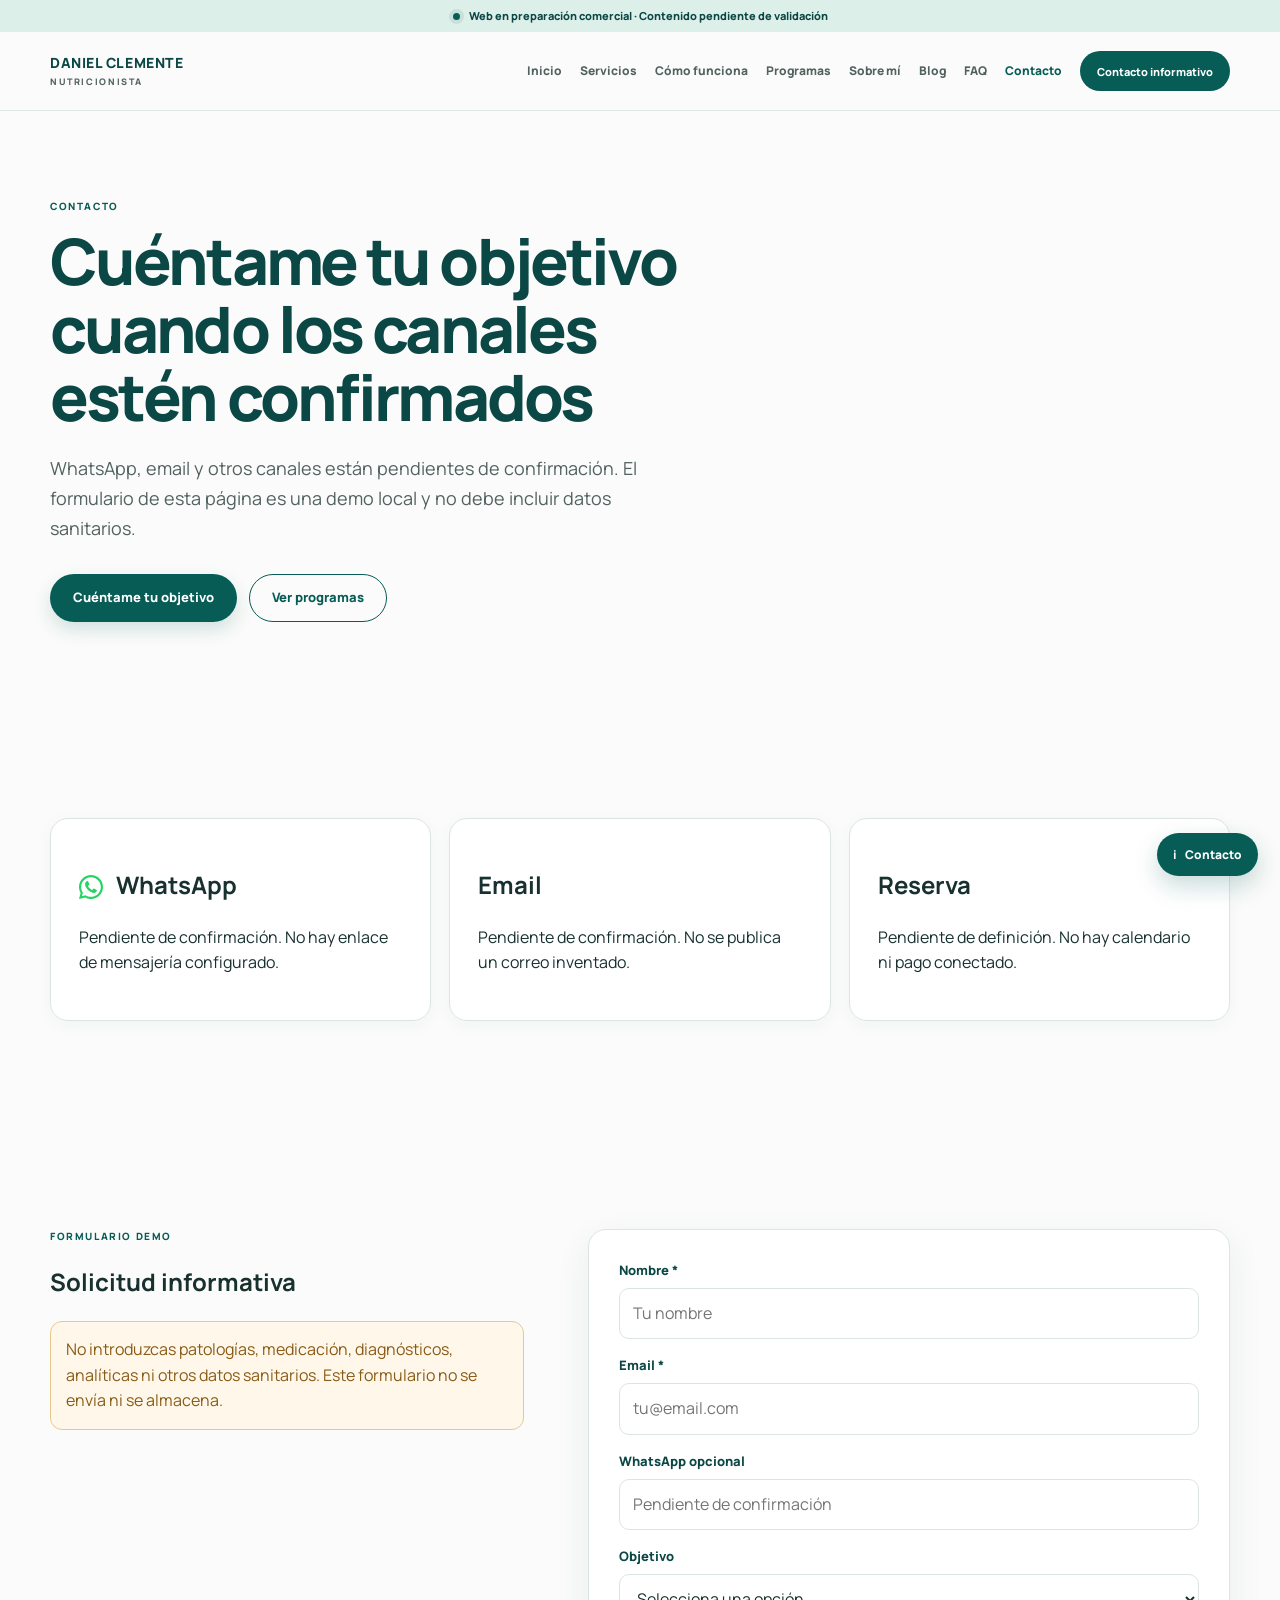
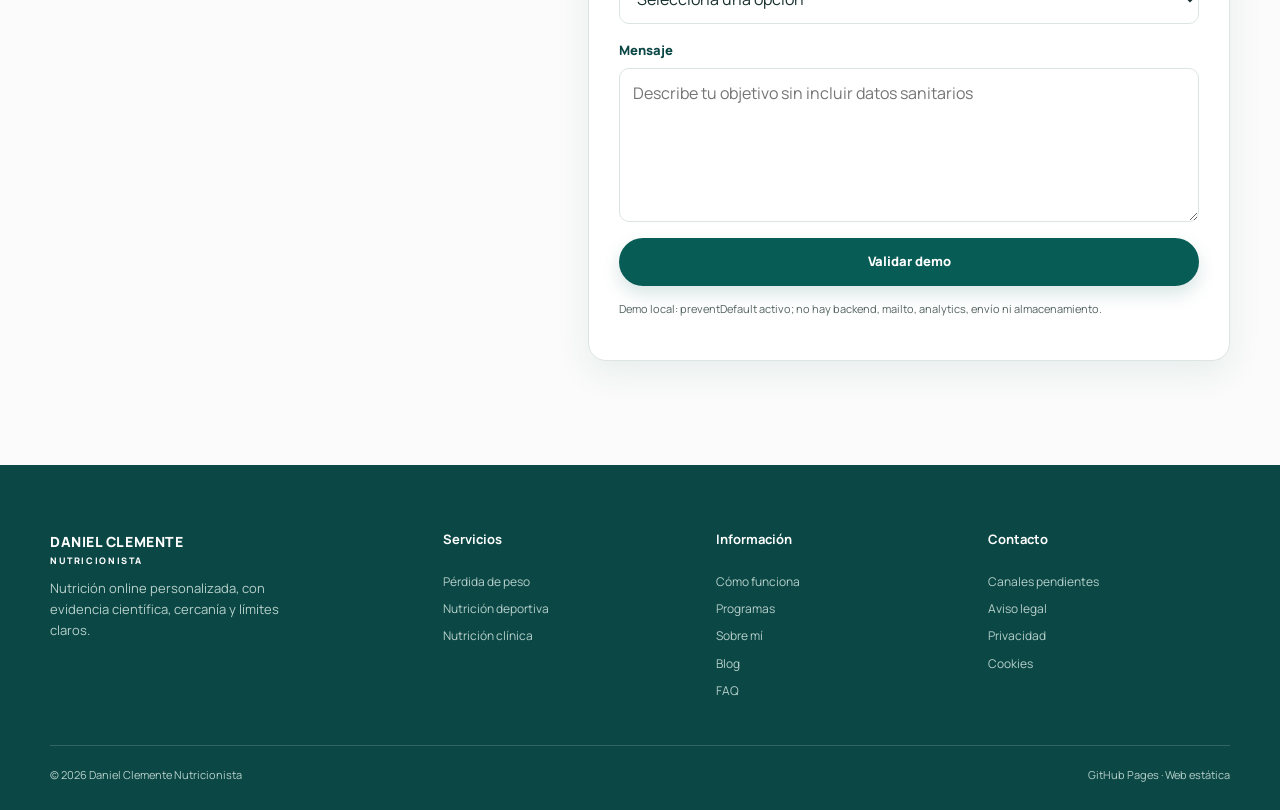
<file: contacto.html>
<!doctype html>
<html lang="es">
<head>
  <meta charset="utf-8">
  <meta name="viewport" content="width=device-width, initial-scale=1">
  <meta name="theme-color" content="#075C56">
  <meta name="description" content="Canales de contacto pendientes de confirmación y formulario demo que no envía ni almacena mensajes.">
  <meta name="author" content="Daniel Clemente Nutricionista">
  <link rel="canonical" href="https://doby-llm.github.io/web-dani-prototype1/contacto.html">
  <link rel="icon" href="favicon.svg" type="image/svg+xml">
  <link rel="preload" href="assets/Manrope-Variable.ttf" as="font" type="font/ttf" crossorigin>
  <meta property="og:type" content="website">
  <meta property="og:locale" content="es_ES">
  <meta property="og:title" content="Contacto | Daniel Clemente Nutricionista">
  <meta property="og:description" content="Canales de contacto pendientes de confirmación y formulario demo que no envía ni almacena mensajes.">
  <meta property="og:image" content="https://doby-llm.github.io/web-dani-prototype1/assets/og-image.svg">
  <meta property="og:image:alt" content="Daniel Clemente Nutricionista, web en preparación comercial">
  <meta property="og:url" content="https://doby-llm.github.io/web-dani-prototype1/contacto.html">
  <meta name="twitter:card" content="summary_large_image">
  <meta name="twitter:title" content="Contacto | Daniel Clemente Nutricionista">
  <meta name="twitter:description" content="Canales de contacto pendientes de confirmación y formulario demo que no envía ni almacena mensajes.">
  <meta name="twitter:image" content="https://doby-llm.github.io/web-dani-prototype1/assets/og-image.svg">
  <title>Contacto | Daniel Clemente Nutricionista</title>
  <link rel="stylesheet" href="styles.css">
  <script>document.documentElement.classList.add('js');</script>
  <script src="script.js" defer></script>
</head>
<body data-page="contacto.html">
<a class="skip-link" href="#contenido">Saltar al contenido</a>
<div class="site-notice" role="status"><span></span>Web en preparación comercial · Contenido pendiente de validación</div>
<header class="site-header" data-header>
  <div class="container header-inner">
    <a class="brand" href="index.html" aria-label="Daniel Clemente, inicio"><span class="brand-name">DANIEL CLEMENTE</span><span class="brand-role">NUTRICIONISTA</span></a>
    <button class="menu-toggle" type="button" aria-expanded="false" aria-controls="site-nav" aria-label="Abrir menú"><span></span><span></span><span></span></button>
    <nav class="site-nav" id="site-nav" aria-label="Navegación principal">
      <a href="index.html">Inicio</a>
      <a href="servicios.html">Servicios</a>
      <a href="como-funciona.html">Cómo funciona</a>
      <a href="programas.html">Programas</a>
      <a href="sobre-mi.html">Sobre mí</a>
      <a href="blog.html">Blog</a>
      <a href="preguntas-frecuentes.html">FAQ</a>
      <a href="contacto.html">Contacto</a>
      <a class="button button-small nav-cta" href="contacto.html#canales">Contacto informativo</a>
    </nav>
  </div>
</header>
<main id="contenido">
<section class="hero section"><div class="container"><div class="hero-copy" data-reveal><p class="eyebrow">CONTACTO</p><h1>Cuéntame tu objetivo cuando los canales estén confirmados</h1><p class="hero-lead">WhatsApp, email y otros canales están pendientes de confirmación. El formulario de esta página es una demo local y no debe incluir datos sanitarios.</p><div class="hero-actions"><a class="button button-primary" href="contacto.html#formulario">Cuéntame tu objetivo</a><a class="button button-secondary" href="programas.html">Ver programas</a></div></div></div></section>

<section class="section pale" id="canales"><div class="container grid-3 cards"><article><h2><img class="channel-icon" src="assets/whatsapp-glyph.svg" alt="Icono de WhatsApp" width="24" height="24"> WhatsApp</h2><p>Pendiente de confirmación. No hay enlace de mensajería configurado.</p></article><article><h2>Email</h2><p>Pendiente de confirmación. No se publica un correo inventado.</p></article><article><h2>Reserva</h2><p>Pendiente de definición. No hay calendario ni pago conectado.</p></article></div></section>
<section class="section" id="formulario"><div class="container contact-grid"><div><p class="eyebrow">FORMULARIO DEMO</p><h2>Solicitud informativa</h2><p class="warning">No introduzcas patologías, medicación, diagnósticos, analíticas ni otros datos sanitarios. Este formulario no se envía ni se almacena.</p></div><form class="contact-form" data-contact-form novalidate><div class="form-row"><label for="name">Nombre *</label><input id="name" name="name" type="text" autocomplete="name" required aria-invalid="false" aria-describedby="name-error" placeholder="Tu nombre"><small id="name-error" class="form-error" data-error-for="name" aria-live="polite" hidden></small></div><div class="form-row"><label for="email">Email *</label><input id="email" name="email" type="email" autocomplete="email" required aria-invalid="false" aria-describedby="email-error" placeholder="tu@email.com"><small id="email-error" class="form-error" data-error-for="email" aria-live="polite" hidden></small></div><div class="form-row"><label for="whatsapp">WhatsApp opcional</label><input id="whatsapp" name="whatsapp" type="tel" autocomplete="tel" placeholder="Pendiente de confirmación"></div><div class="form-row"><label for="objective">Objetivo</label><select id="objective" name="objective"><option value="">Selecciona una opción</option><option>Pérdida de peso</option><option>Reducción de grasa</option><option>Mejora de composición corporal</option><option>Ganancia de masa muscular</option><option>Rendimiento o recuperación deportiva</option><option>Apoyo nutricional clínico</option></select></div><div class="form-row"><label for="message">Mensaje</label><textarea id="message" name="message" rows="5" placeholder="Describe tu objetivo sin incluir datos sanitarios"></textarea></div><button class="button button-primary full-width" type="submit">Validar demo</button><p class="form-privacy">Demo local: preventDefault activo; no hay backend, mailto, analytics, envío ni almacenamiento.</p><p class="form-status" data-form-status role="status" aria-live="polite"></p></form></div></section>
</main>
<footer class="site-footer">
  <div class="container footer-grid">
    <div><a class="brand brand-light" href="index.html"><span class="brand-name">DANIEL CLEMENTE</span><span class="brand-role">NUTRICIONISTA</span></a><p>Nutrición online personalizada, con evidencia científica, cercanía y límites claros.</p></div>
    <div><h2>Servicios</h2><a href="perdida-de-peso.html">Pérdida de peso</a><a href="nutricion-deportiva.html">Nutrición deportiva</a><a href="nutricion-clinica.html">Nutrición clínica</a></div>
    <div><h2>Información</h2><a href="como-funciona.html">Cómo funciona</a><a href="programas.html">Programas</a><a href="sobre-mi.html">Sobre mí</a><a href="blog.html">Blog</a><a href="preguntas-frecuentes.html">FAQ</a></div>
    <div><h2>Contacto</h2><a href="contacto.html#canales">Canales pendientes</a><a href="aviso-legal.html">Aviso legal</a><a href="privacidad.html">Privacidad</a><a href="cookies.html">Cookies</a></div>
  </div>
  <div class="container footer-bottom"><span>© <span data-current-year></span> Daniel Clemente Nutricionista</span><span>GitHub Pages · Web estática</span></div>
</footer>
<a class="mobile-contact-bar" href="contacto.html#canales">Contacto informativo</a>
<a class="contact-float" href="contacto.html#canales" aria-label="Ir a contacto"><span aria-hidden="true">i</span><span>Contacto</span></a>
<noscript><div class="no-script">El contenido es accesible sin JavaScript; el menú móvil y el formulario demo usan JavaScript para sus estados.</div></noscript>
</body>
</html>
</file>
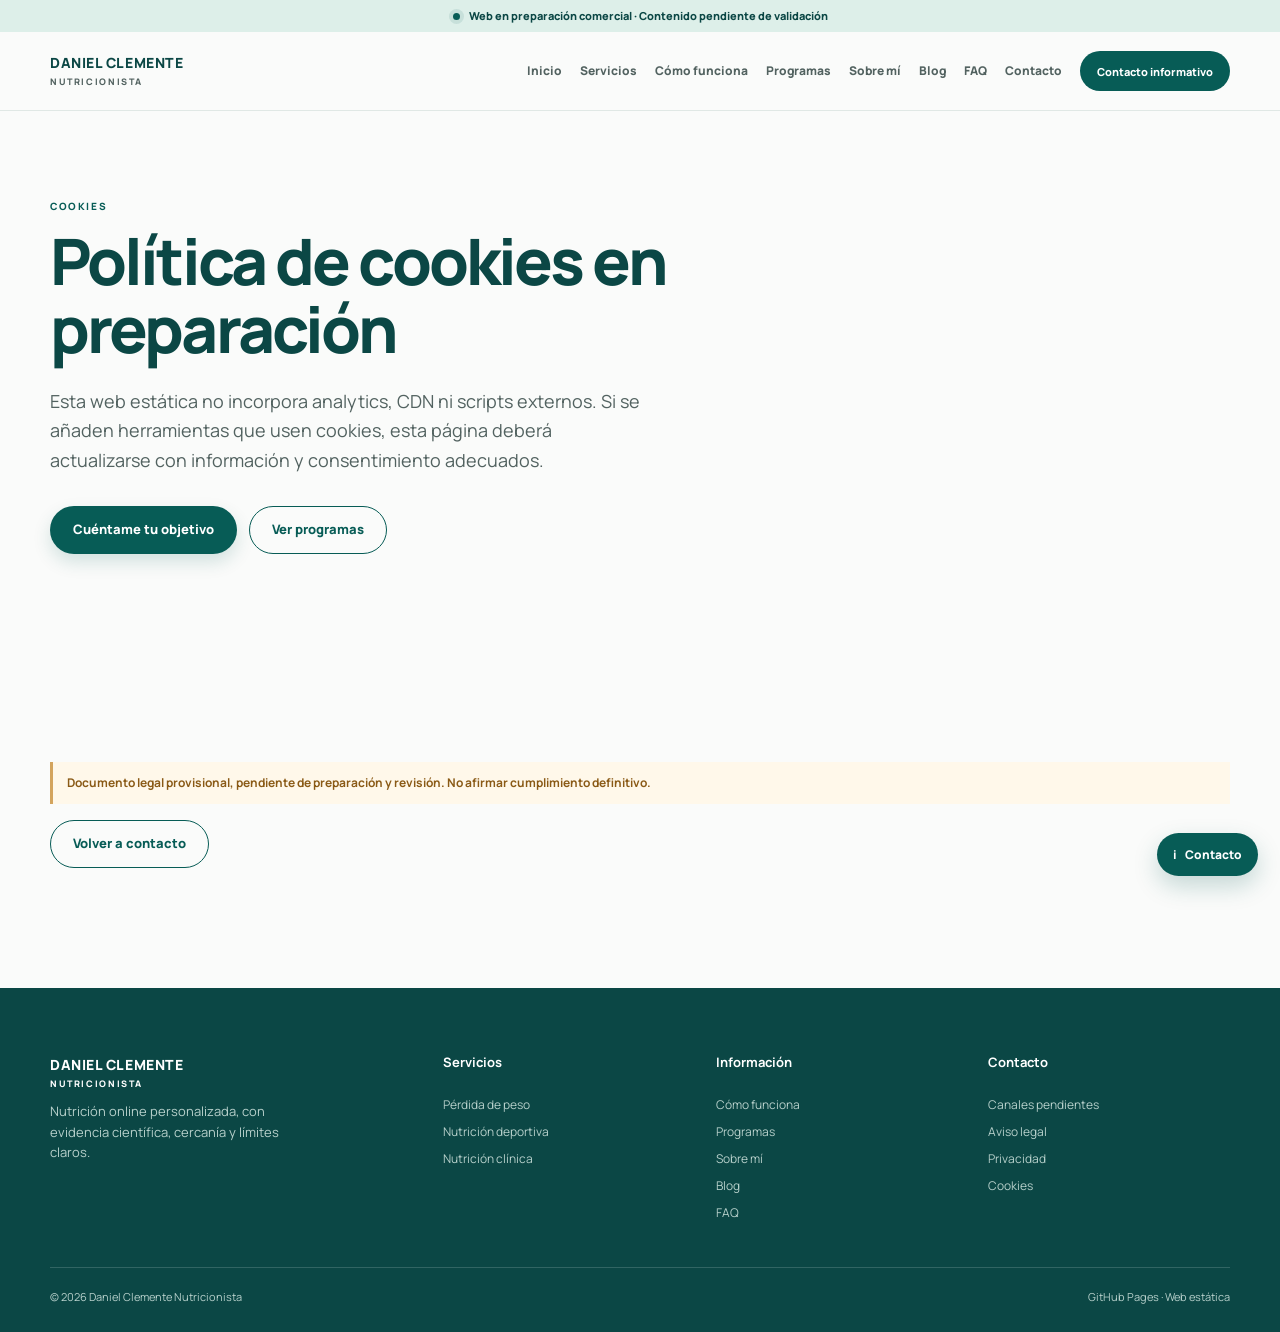
<file: cookies.html>
<!doctype html>
<html lang="es">
<head>
  <meta charset="utf-8">
  <meta name="viewport" content="width=device-width, initial-scale=1">
  <meta name="theme-color" content="#075C56">
  <meta name="description" content="Política de cookies provisional sin analytics ni scripts externos configurados, pendiente de validación legal.">
  <meta name="author" content="Daniel Clemente Nutricionista">
  <link rel="canonical" href="https://doby-llm.github.io/web-dani-prototype1/cookies.html">
  <link rel="icon" href="favicon.svg" type="image/svg+xml">
  <link rel="preload" href="assets/Manrope-Variable.ttf" as="font" type="font/ttf" crossorigin>
  <meta property="og:type" content="website">
  <meta property="og:locale" content="es_ES">
  <meta property="og:title" content="Cookies en preparación | Daniel Clemente">
  <meta property="og:description" content="Política de cookies provisional sin analytics ni scripts externos configurados, pendiente de validación legal.">
  <meta property="og:image" content="https://doby-llm.github.io/web-dani-prototype1/assets/og-image.svg">
  <meta property="og:image:alt" content="Daniel Clemente Nutricionista, web en preparación comercial">
  <meta property="og:url" content="https://doby-llm.github.io/web-dani-prototype1/cookies.html">
  <meta name="twitter:card" content="summary_large_image">
  <meta name="twitter:title" content="Cookies en preparación | Daniel Clemente">
  <meta name="twitter:description" content="Política de cookies provisional sin analytics ni scripts externos configurados, pendiente de validación legal.">
  <meta name="twitter:image" content="https://doby-llm.github.io/web-dani-prototype1/assets/og-image.svg">
  <title>Cookies en preparación | Daniel Clemente</title>
  <link rel="stylesheet" href="styles.css">
  <script>document.documentElement.classList.add('js');</script>
  <script src="script.js" defer></script>
</head>
<body data-page="cookies.html">
<a class="skip-link" href="#contenido">Saltar al contenido</a>
<div class="site-notice" role="status"><span></span>Web en preparación comercial · Contenido pendiente de validación</div>
<header class="site-header" data-header>
  <div class="container header-inner">
    <a class="brand" href="index.html" aria-label="Daniel Clemente, inicio"><span class="brand-name">DANIEL CLEMENTE</span><span class="brand-role">NUTRICIONISTA</span></a>
    <button class="menu-toggle" type="button" aria-expanded="false" aria-controls="site-nav" aria-label="Abrir menú"><span></span><span></span><span></span></button>
    <nav class="site-nav" id="site-nav" aria-label="Navegación principal">
      <a href="index.html">Inicio</a>
      <a href="servicios.html">Servicios</a>
      <a href="como-funciona.html">Cómo funciona</a>
      <a href="programas.html">Programas</a>
      <a href="sobre-mi.html">Sobre mí</a>
      <a href="blog.html">Blog</a>
      <a href="preguntas-frecuentes.html">FAQ</a>
      <a href="contacto.html">Contacto</a>
      <a class="button button-small nav-cta" href="contacto.html#canales">Contacto informativo</a>
    </nav>
  </div>
</header>
<main id="contenido">
<section class="hero section"><div class="container"><div class="hero-copy" data-reveal><p class="eyebrow">COOKIES</p><h1>Política de cookies en preparación</h1><p class="hero-lead">Esta web estática no incorpora analytics, CDN ni scripts externos. Si se añaden herramientas que usen cookies, esta página deberá actualizarse con información y consentimiento adecuados.</p><div class="hero-actions"><a class="button button-primary" href="contacto.html#formulario">Cuéntame tu objetivo</a><a class="button button-secondary" href="programas.html">Ver programas</a></div></div></div></section>
<section class="section pale"><div class="container narrow"><p class="provisional"><strong>Documento legal provisional, pendiente de preparación y revisión. No afirmar cumplimiento definitivo.</strong></p><p><a class="button button-secondary" href="contacto.html#canales">Volver a contacto</a></p></div></section></main>
<footer class="site-footer">
  <div class="container footer-grid">
    <div><a class="brand brand-light" href="index.html"><span class="brand-name">DANIEL CLEMENTE</span><span class="brand-role">NUTRICIONISTA</span></a><p>Nutrición online personalizada, con evidencia científica, cercanía y límites claros.</p></div>
    <div><h2>Servicios</h2><a href="perdida-de-peso.html">Pérdida de peso</a><a href="nutricion-deportiva.html">Nutrición deportiva</a><a href="nutricion-clinica.html">Nutrición clínica</a></div>
    <div><h2>Información</h2><a href="como-funciona.html">Cómo funciona</a><a href="programas.html">Programas</a><a href="sobre-mi.html">Sobre mí</a><a href="blog.html">Blog</a><a href="preguntas-frecuentes.html">FAQ</a></div>
    <div><h2>Contacto</h2><a href="contacto.html#canales">Canales pendientes</a><a href="aviso-legal.html">Aviso legal</a><a href="privacidad.html">Privacidad</a><a href="cookies.html">Cookies</a></div>
  </div>
  <div class="container footer-bottom"><span>© <span data-current-year></span> Daniel Clemente Nutricionista</span><span>GitHub Pages · Web estática</span></div>
</footer>
<a class="mobile-contact-bar" href="contacto.html#canales">Contacto informativo</a>
<a class="contact-float" href="contacto.html#canales" aria-label="Ir a contacto"><span aria-hidden="true">i</span><span>Contacto</span></a>
<noscript><div class="no-script">El contenido es accesible sin JavaScript; el menú móvil y el formulario demo usan JavaScript para sus estados.</div></noscript>
</body>
</html>
</file>
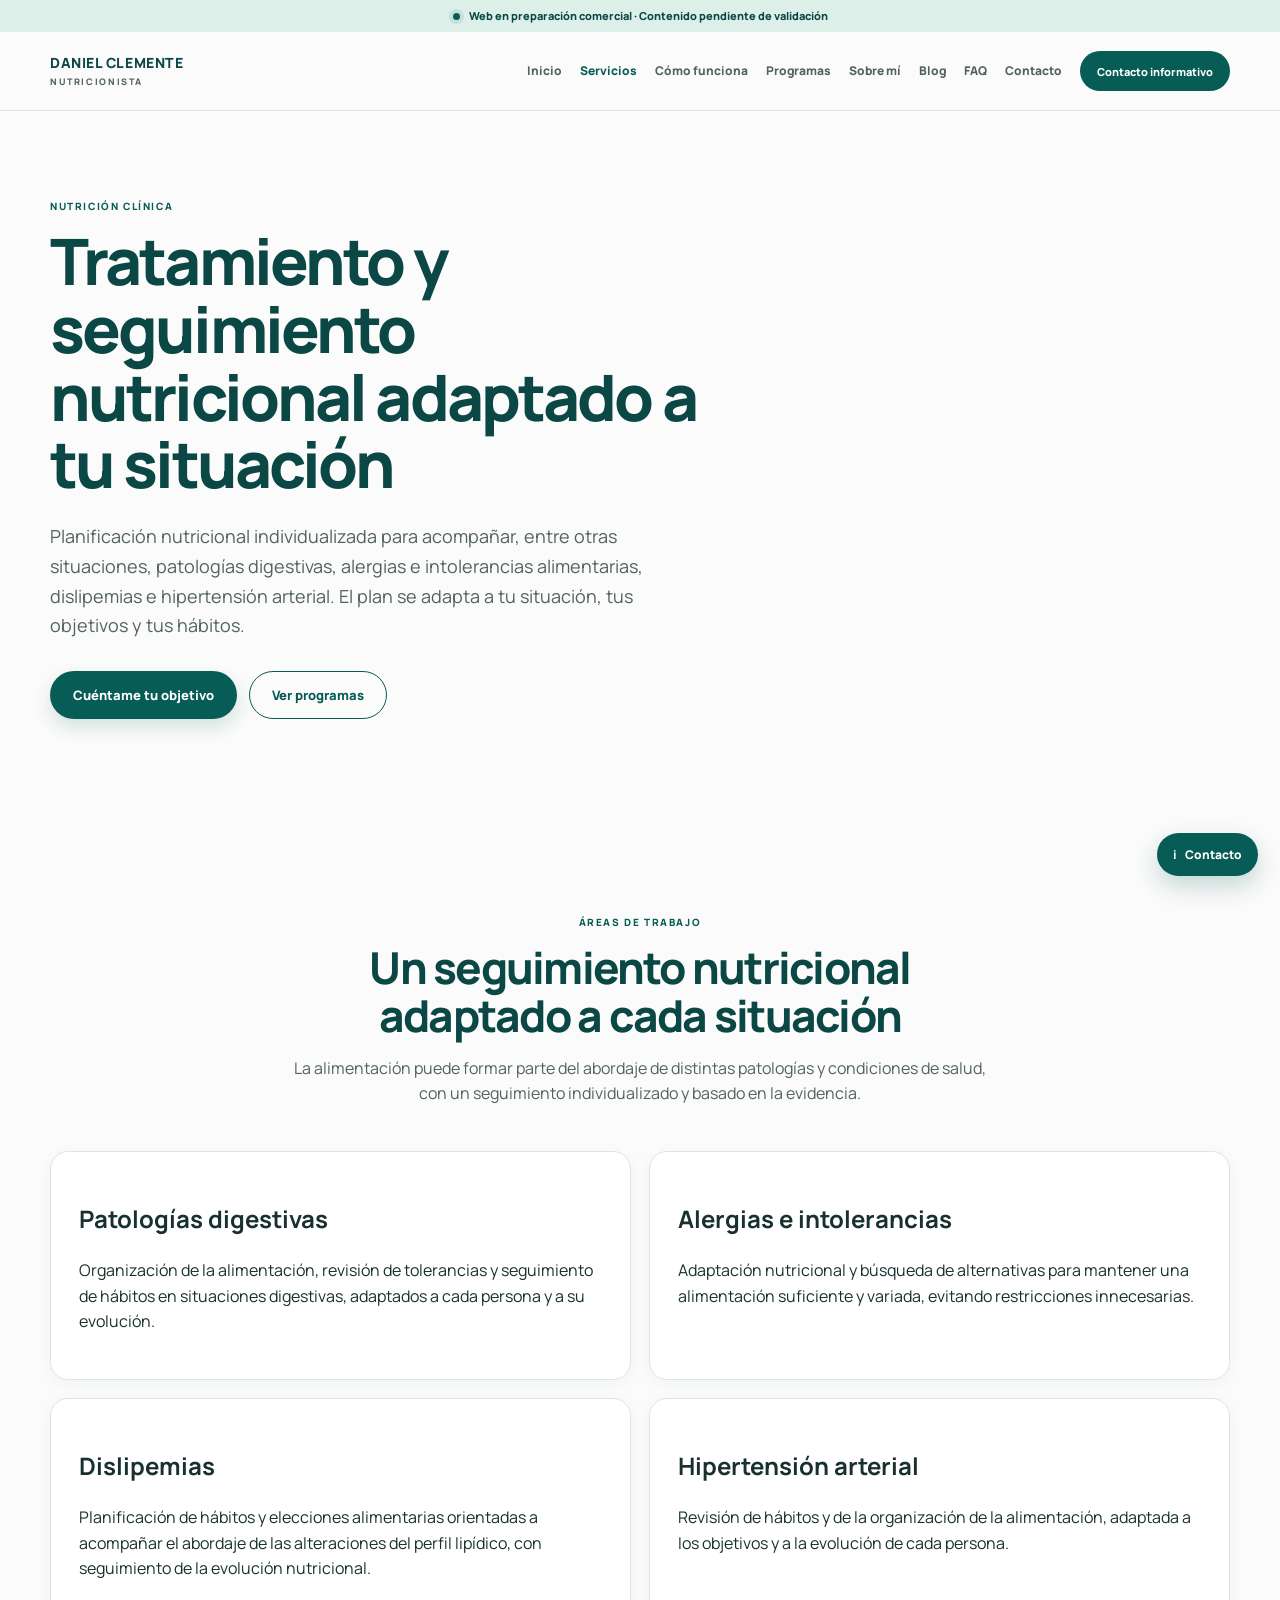
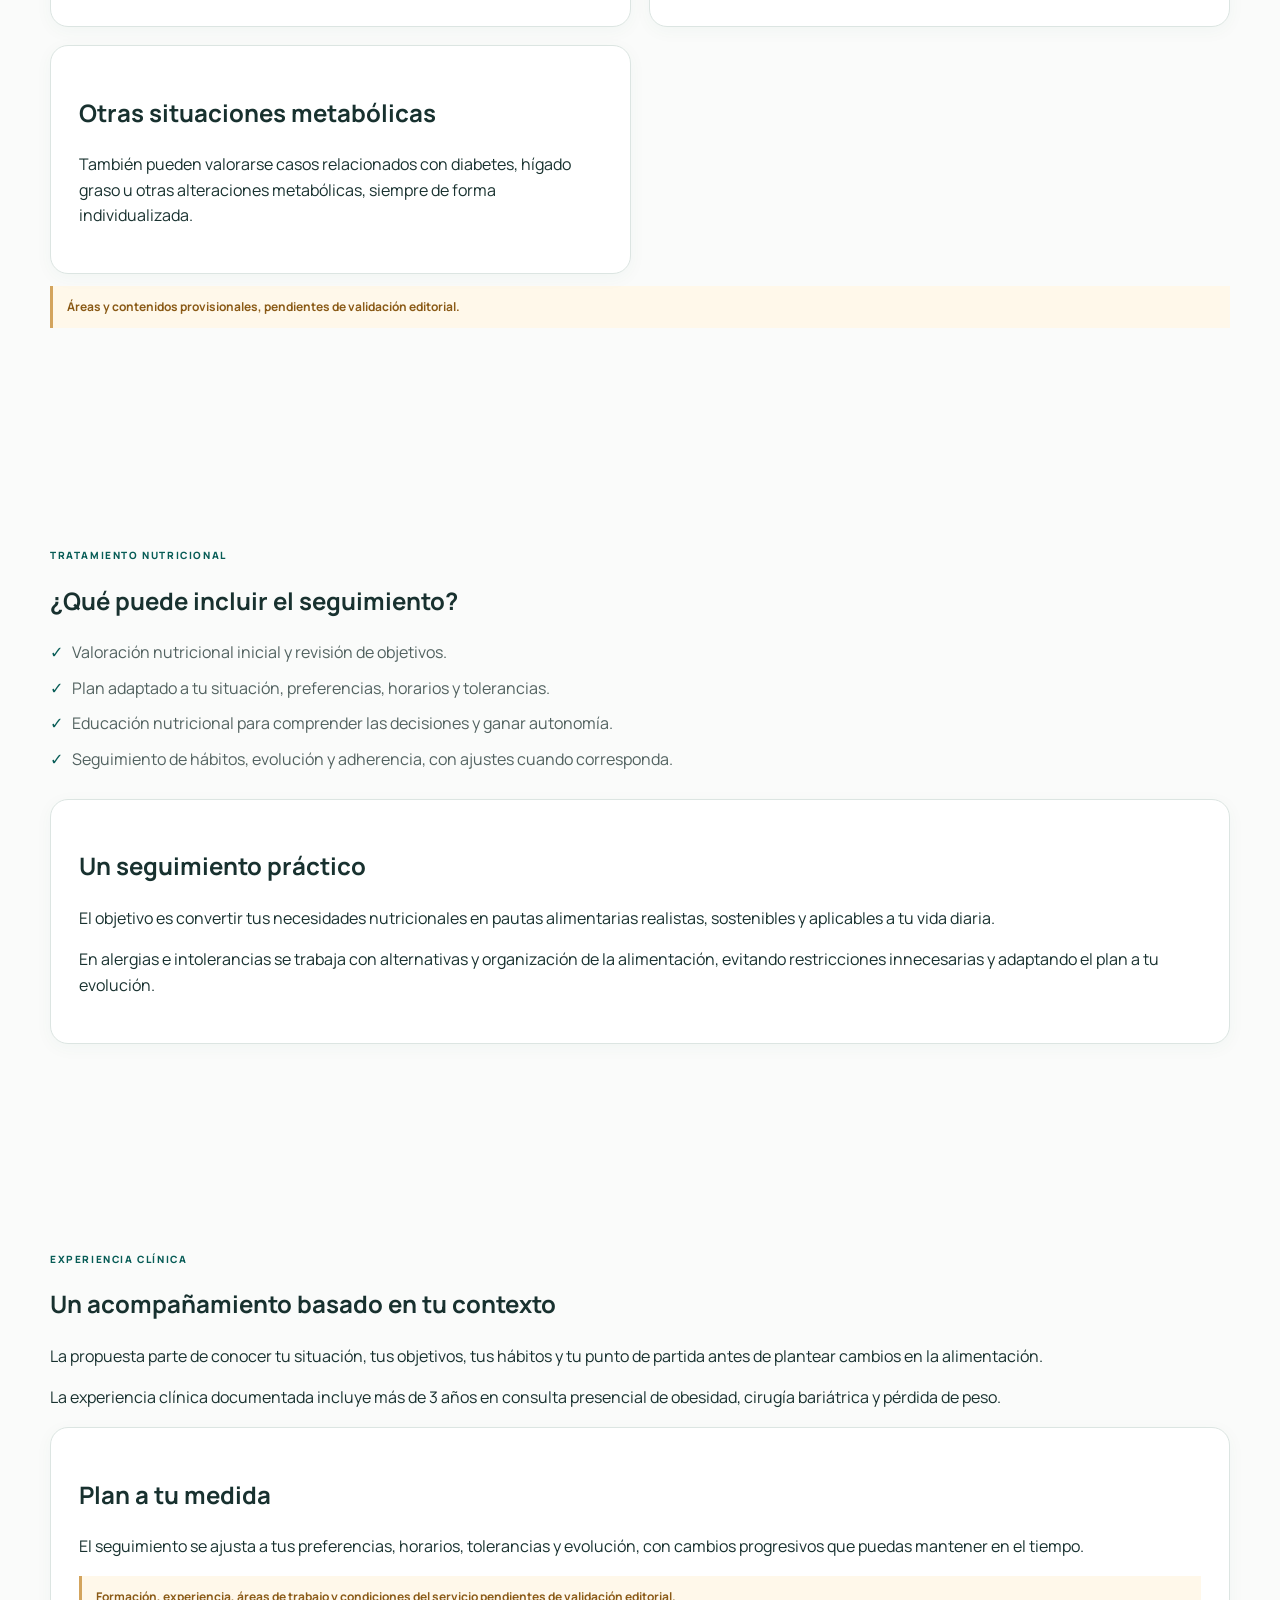
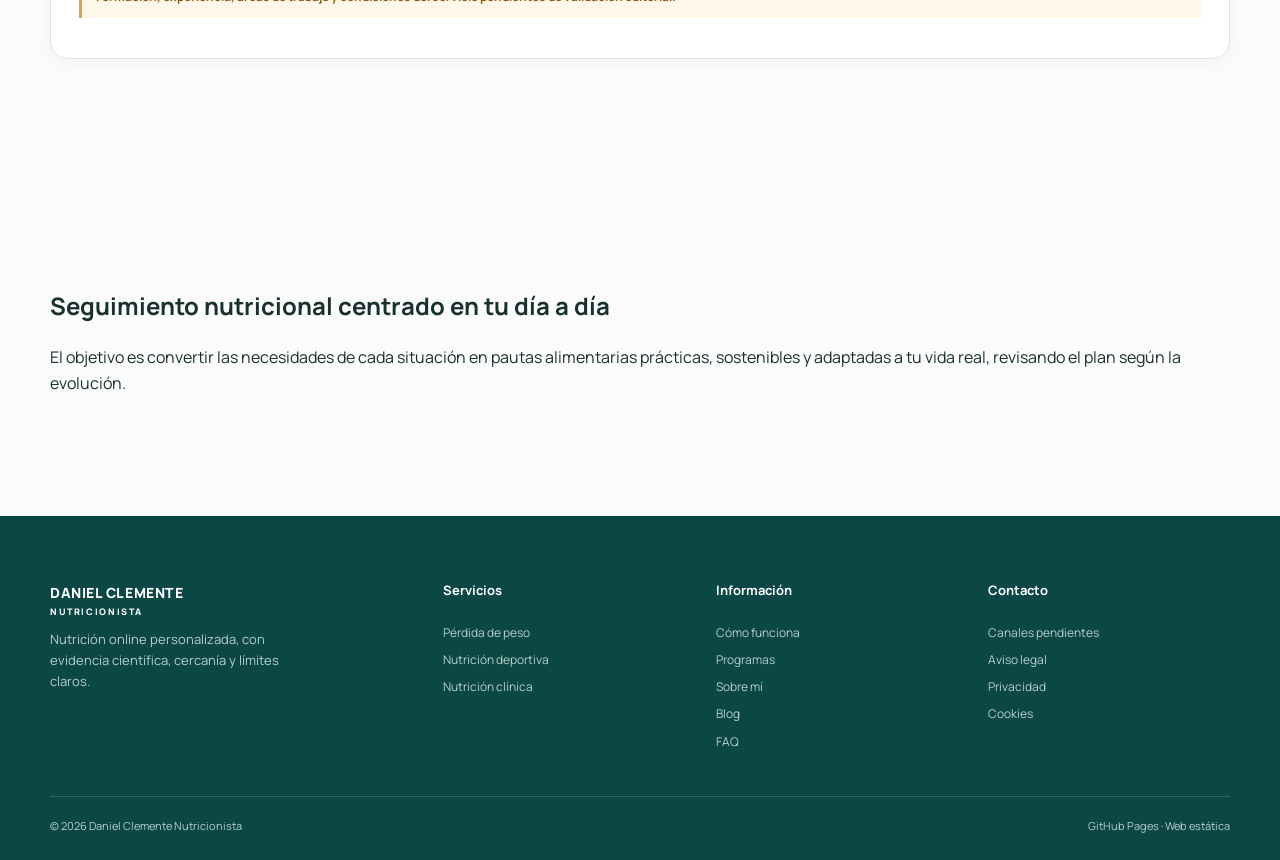
<file: nutricion-clinica.html>
<!doctype html>
<html lang="es">
<head>
  <meta charset="utf-8">
  <meta name="viewport" content="width=device-width, initial-scale=1">
  <meta name="theme-color" content="#075C56">
  <meta name="description" content="Tratamiento y seguimiento nutricional online en patologías digestivas, alergias e intolerancias, dislipemias e hipertensión, adaptado a cada persona.">
  <meta name="author" content="Daniel Clemente Nutricionista">
  <link rel="canonical" href="https://doby-llm.github.io/web-dani-prototype1/nutricion-clinica.html">
  <link rel="icon" href="favicon.svg" type="image/svg+xml">
  <link rel="preload" href="assets/Manrope-Variable.ttf" as="font" type="font/ttf" crossorigin>
  <meta property="og:type" content="website">
  <meta property="og:locale" content="es_ES">
  <meta property="og:title" content="Nutrición clínica online | Daniel Clemente">
  <meta property="og:description" content="Tratamiento y seguimiento nutricional online en patologías digestivas, alergias e intolerancias, dislipemias e hipertensión, adaptado a cada persona.">
  <meta property="og:image" content="https://doby-llm.github.io/web-dani-prototype1/assets/og-image.svg">
  <meta property="og:image:alt" content="Daniel Clemente Nutricionista, web en preparación comercial">
  <meta property="og:url" content="https://doby-llm.github.io/web-dani-prototype1/nutricion-clinica.html">
  <meta name="twitter:card" content="summary_large_image">
  <meta name="twitter:title" content="Nutrición clínica online | Daniel Clemente">
  <meta name="twitter:description" content="Tratamiento y seguimiento nutricional online en patologías digestivas, alergias e intolerancias, dislipemias e hipertensión, adaptado a cada persona.">
  <meta name="twitter:image" content="https://doby-llm.github.io/web-dani-prototype1/assets/og-image.svg">
  <title>Nutrición clínica online | Daniel Clemente</title>
  <link rel="stylesheet" href="styles.css">
  <script>document.documentElement.classList.add('js');</script>
  <script src="script.js" defer></script>
</head>
<body data-page="nutricion-clinica.html">
<a class="skip-link" href="#contenido">Saltar al contenido</a>
<div class="site-notice" role="status"><span></span>Web en preparación comercial · Contenido pendiente de validación</div>
<header class="site-header" data-header>
  <div class="container header-inner">
    <a class="brand" href="index.html" aria-label="Daniel Clemente, inicio"><span class="brand-name">DANIEL CLEMENTE</span><span class="brand-role">NUTRICIONISTA</span></a>
    <button class="menu-toggle" type="button" aria-expanded="false" aria-controls="site-nav" aria-label="Abrir menú"><span></span><span></span><span></span></button>
    <nav class="site-nav" id="site-nav" aria-label="Navegación principal">
      <a href="index.html">Inicio</a>
      <a href="servicios.html">Servicios</a>
      <a href="como-funciona.html">Cómo funciona</a>
      <a href="programas.html">Programas</a>
      <a href="sobre-mi.html">Sobre mí</a>
      <a href="blog.html">Blog</a>
      <a href="preguntas-frecuentes.html">FAQ</a>
      <a href="contacto.html">Contacto</a>
      <a class="button button-small nav-cta" href="contacto.html#canales">Contacto informativo</a>
    </nav>
  </div>
</header>
<main id="contenido">
<section class="hero section"><div class="container"><div class="hero-copy" data-reveal><p class="eyebrow">NUTRICIÓN CLÍNICA</p><h1>Tratamiento y seguimiento nutricional adaptado a tu situación</h1><p class="hero-lead">Planificación nutricional individualizada para acompañar, entre otras situaciones, patologías digestivas, alergias e intolerancias alimentarias, dislipemias e hipertensión arterial. El plan se adapta a tu situación, tus objetivos y tus hábitos.</p><div class="hero-actions"><a class="button button-primary" href="contacto.html#formulario">Cuéntame tu objetivo</a><a class="button button-secondary" href="programas.html">Ver programas</a></div></div></div></section>

<section class="section"><div class="container"><div class="section-heading centered"><p class="eyebrow">ÁREAS DE TRABAJO</p><h2>Un seguimiento nutricional adaptado a cada situación</h2><p>La alimentación puede formar parte del abordaje de distintas patologías y condiciones de salud, con un seguimiento individualizado y basado en la evidencia.</p></div><div class="grid-2 cards"><article><h2>Patologías digestivas</h2><p>Organización de la alimentación, revisión de tolerancias y seguimiento de hábitos en situaciones digestivas, adaptados a cada persona y a su evolución.</p></article><article><h2>Alergias e intolerancias</h2><p>Adaptación nutricional y búsqueda de alternativas para mantener una alimentación suficiente y variada, evitando restricciones innecesarias.</p></article><article><h2>Dislipemias</h2><p>Planificación de hábitos y elecciones alimentarias orientadas a acompañar el abordaje de las alteraciones del perfil lipídico, con seguimiento de la evolución nutricional.</p></article><article><h2>Hipertensión arterial</h2><p>Revisión de hábitos y de la organización de la alimentación, adaptada a los objetivos y a la evolución de cada persona.</p></article><article><h2>Otras situaciones metabólicas</h2><p>También pueden valorarse casos relacionados con diabetes, hígado graso u otras alteraciones metabólicas, siempre de forma individualizada.</p></article></div><p class="provisional"><strong>Áreas y contenidos provisionales, pendientes de validación editorial.</strong></p></div></section>

<section class="section pale"><div class="container split"><div><p class="eyebrow">TRATAMIENTO NUTRICIONAL</p><h2>¿Qué puede incluir el seguimiento?</h2><ul class="clean-list"><li>Valoración nutricional inicial y revisión de objetivos.</li><li>Plan adaptado a tu situación, preferencias, horarios y tolerancias.</li><li>Educación nutricional para comprender las decisiones y ganar autonomía.</li><li>Seguimiento de hábitos, evolución y adherencia, con ajustes cuando corresponda.</li></ul></div><article class="notice-card"><h2>Un seguimiento práctico</h2><p>El objetivo es convertir tus necesidades nutricionales en pautas alimentarias realistas, sostenibles y aplicables a tu vida diaria.</p><p>En alergias e intolerancias se trabaja con alternativas y organización de la alimentación, evitando restricciones innecesarias y adaptando el plan a tu evolución.</p></article></div></section>

<section class="section"><div class="container split"><div><p class="eyebrow">EXPERIENCIA CLÍNICA</p><h2>Un acompañamiento basado en tu contexto</h2><p>La propuesta parte de conocer tu situación, tus objetivos, tus hábitos y tu punto de partida antes de plantear cambios en la alimentación.</p><p>La experiencia clínica documentada incluye más de 3 años en consulta presencial de obesidad, cirugía bariátrica y pérdida de peso.</p></div><div class="notice-card"><h2>Plan a tu medida</h2><p>El seguimiento se ajusta a tus preferencias, horarios, tolerancias y evolución, con cambios progresivos que puedas mantener en el tiempo.</p><p class="provisional"><strong>Formación, experiencia, áreas de trabajo y condiciones del servicio pendientes de validación editorial.</strong></p></div></div></section>

<section class="section pale"><div class="container narrow"><h2>Seguimiento nutricional centrado en tu día a día</h2><p>El objetivo es convertir las necesidades de cada situación en pautas alimentarias prácticas, sostenibles y adaptadas a tu vida real, revisando el plan según la evolución.</p></div></section>
</main>
<footer class="site-footer">
  <div class="container footer-grid">
    <div><a class="brand brand-light" href="index.html"><span class="brand-name">DANIEL CLEMENTE</span><span class="brand-role">NUTRICIONISTA</span></a><p>Nutrición online personalizada, con evidencia científica, cercanía y límites claros.</p></div>
    <div><h2>Servicios</h2><a href="perdida-de-peso.html">Pérdida de peso</a><a href="nutricion-deportiva.html">Nutrición deportiva</a><a href="nutricion-clinica.html">Nutrición clínica</a></div>
    <div><h2>Información</h2><a href="como-funciona.html">Cómo funciona</a><a href="programas.html">Programas</a><a href="sobre-mi.html">Sobre mí</a><a href="blog.html">Blog</a><a href="preguntas-frecuentes.html">FAQ</a></div>
    <div><h2>Contacto</h2><a href="contacto.html#canales">Canales pendientes</a><a href="aviso-legal.html">Aviso legal</a><a href="privacidad.html">Privacidad</a><a href="cookies.html">Cookies</a></div>
  </div>
  <div class="container footer-bottom"><span>© <span data-current-year></span> Daniel Clemente Nutricionista</span><span>GitHub Pages · Web estática</span></div>
</footer>
<a class="mobile-contact-bar" href="contacto.html#canales">Contacto informativo</a>
<a class="contact-float" href="contacto.html#canales" aria-label="Ir a contacto"><span aria-hidden="true">i</span><span>Contacto</span></a>
<noscript><div class="no-script">El contenido es accesible sin JavaScript; el menú móvil y el formulario demo usan JavaScript para sus estados.</div></noscript>
</body>
</html>
</file>
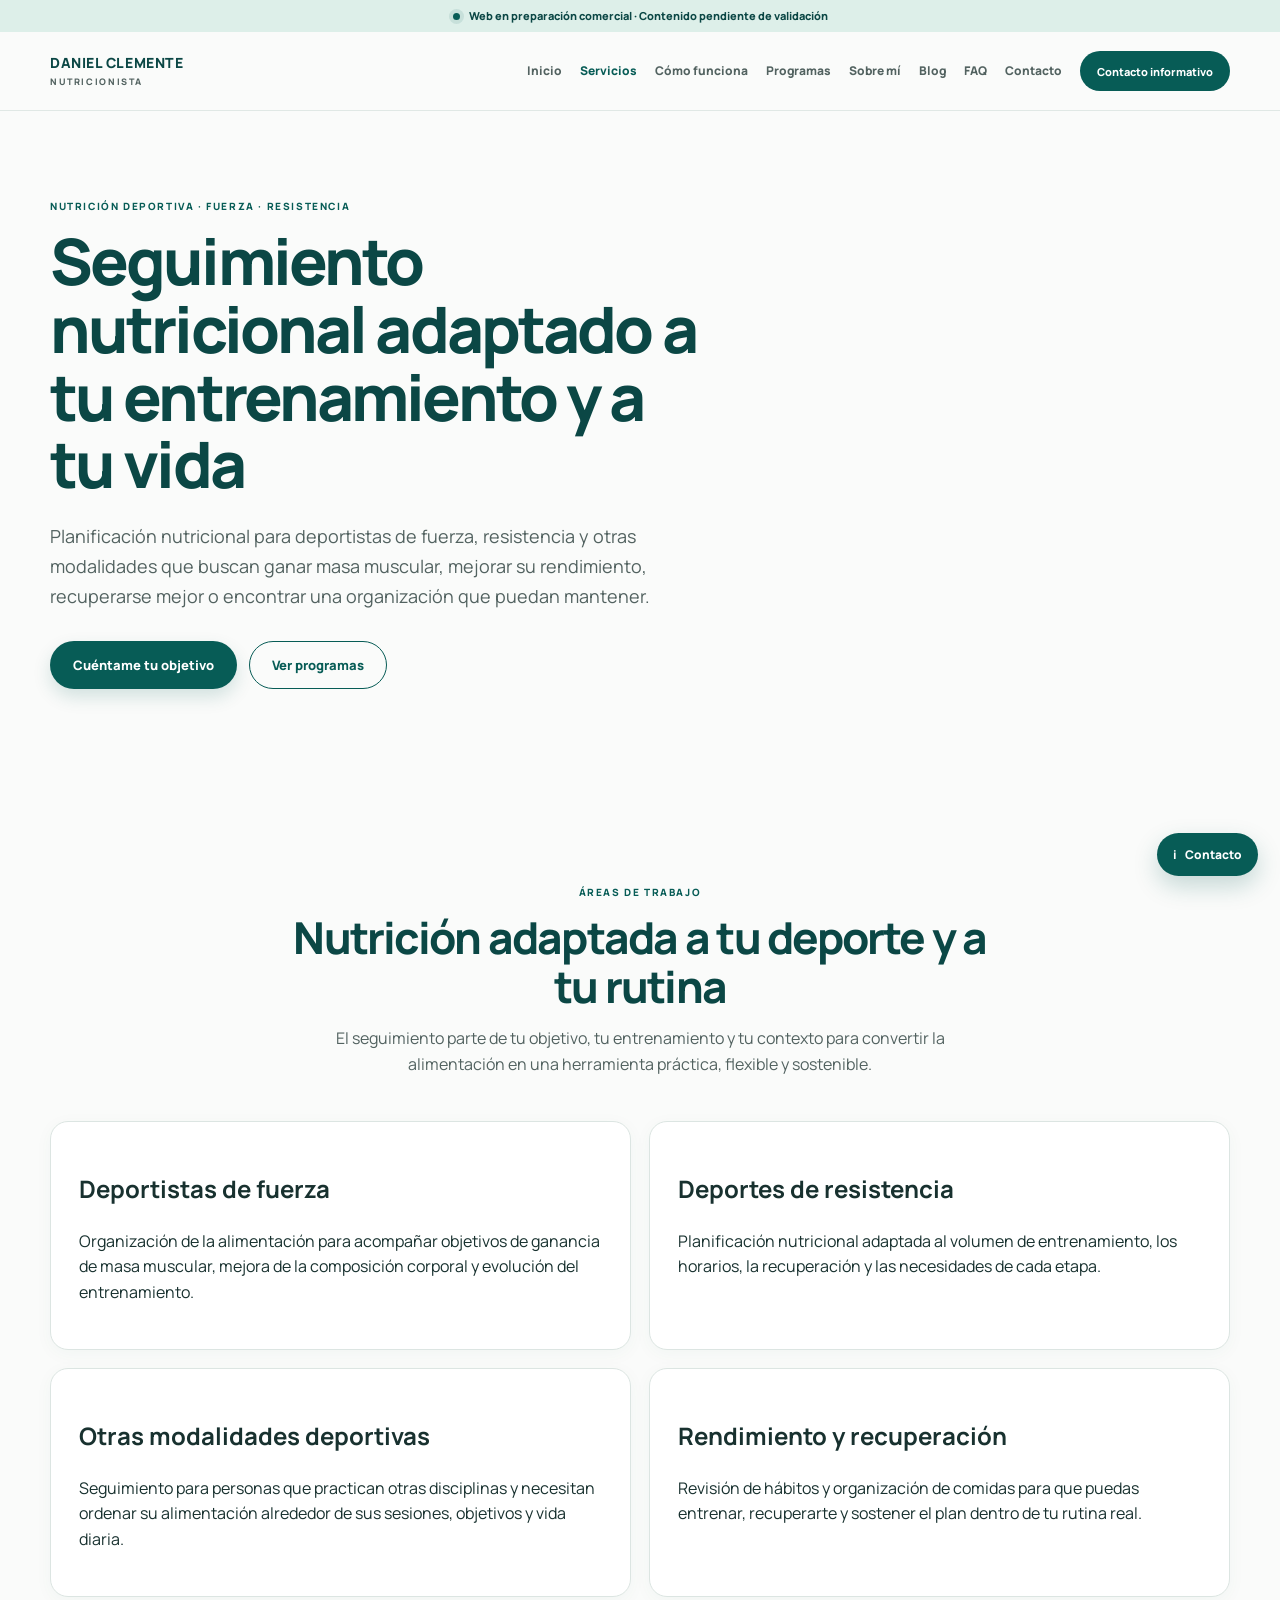
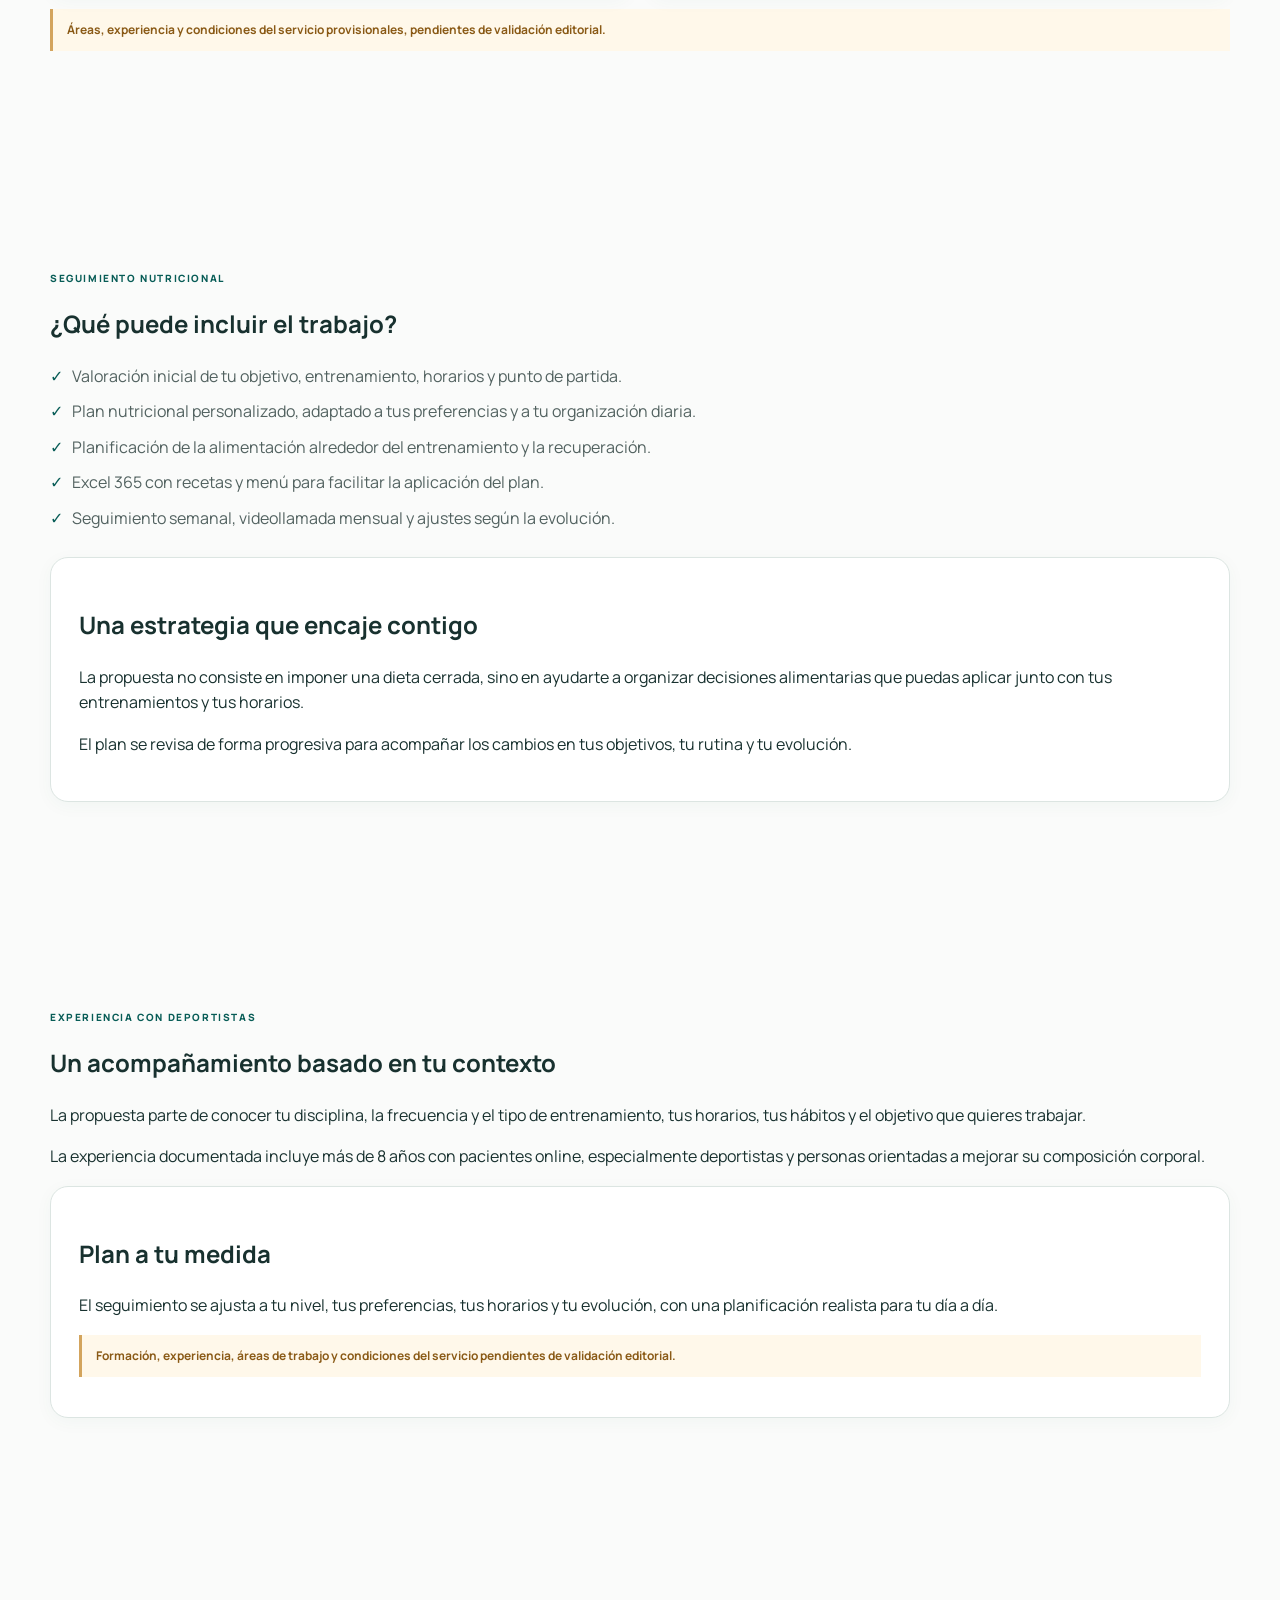
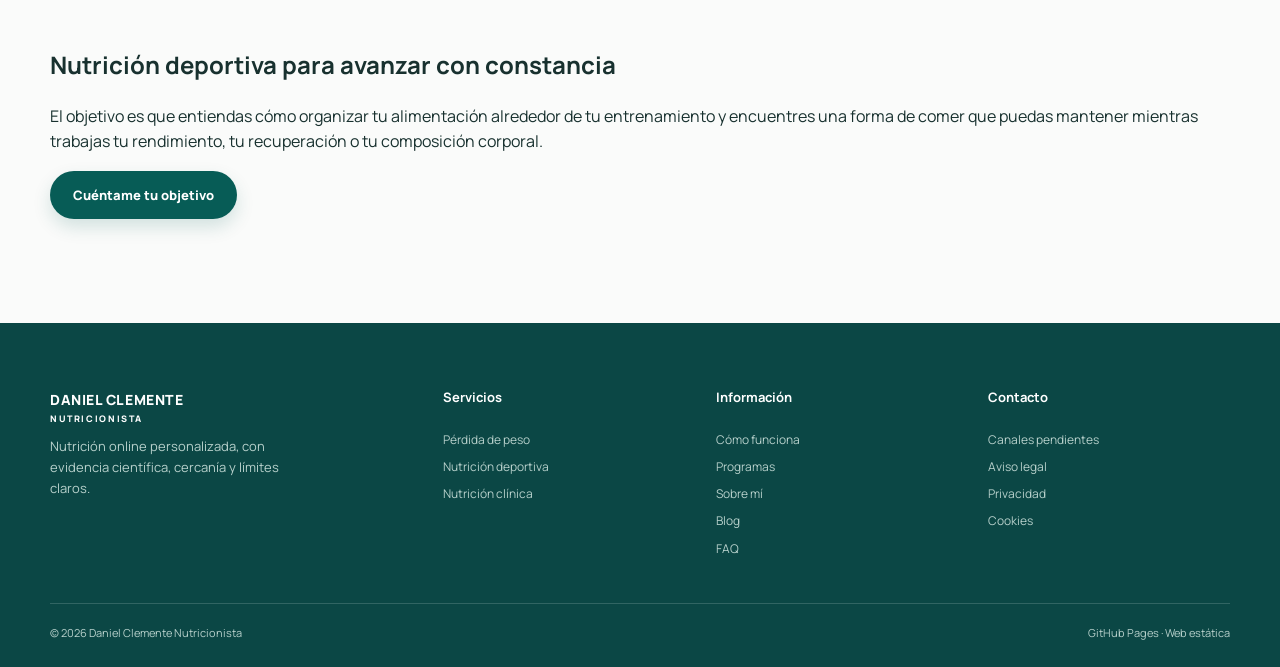
<file: nutricion-deportiva.html>
<!doctype html>
<html lang="es">
<head>
  <meta charset="utf-8">
  <meta name="viewport" content="width=device-width, initial-scale=1">
  <meta name="theme-color" content="#075C56">
  <meta name="description" content="Seguimiento nutricional online para deportistas de fuerza, resistencia y otras modalidades, adaptado al entrenamiento, los horarios y los objetivos de cada persona.">
  <meta name="author" content="Daniel Clemente Nutricionista">
  <link rel="canonical" href="https://doby-llm.github.io/web-dani-prototype1/nutricion-deportiva.html">
  <link rel="icon" href="favicon.svg" type="image/svg+xml">
  <link rel="preload" href="assets/Manrope-Variable.ttf" as="font" type="font/ttf" crossorigin>
  <meta property="og:type" content="website">
  <meta property="og:locale" content="es_ES">
  <meta property="og:title" content="Nutrición deportiva online | Daniel Clemente">
  <meta property="og:description" content="Seguimiento nutricional online para deportistas de fuerza, resistencia y otras modalidades, adaptado al entrenamiento, los horarios y los objetivos de cada persona.">
  <meta property="og:image" content="https://doby-llm.github.io/web-dani-prototype1/assets/og-image.svg">
  <meta property="og:image:alt" content="Daniel Clemente Nutricionista, web en preparación comercial">
  <meta property="og:url" content="https://doby-llm.github.io/web-dani-prototype1/nutricion-deportiva.html">
  <meta name="twitter:card" content="summary_large_image">
  <meta name="twitter:title" content="Nutrición deportiva online | Daniel Clemente">
  <meta name="twitter:description" content="Seguimiento nutricional online para deportistas de fuerza, resistencia y otras modalidades, adaptado al entrenamiento, los horarios y los objetivos de cada persona.">
  <meta name="twitter:image" content="https://doby-llm.github.io/web-dani-prototype1/assets/og-image.svg">
  <title>Nutrición deportiva online | Daniel Clemente</title>
  <link rel="stylesheet" href="styles.css">
  <script>document.documentElement.classList.add('js');</script>
  <script src="script.js" defer></script>
</head>
<body data-page="nutricion-deportiva.html">
<a class="skip-link" href="#contenido">Saltar al contenido</a>
<div class="site-notice" role="status"><span></span>Web en preparación comercial · Contenido pendiente de validación</div>
<header class="site-header" data-header>
  <div class="container header-inner">
    <a class="brand" href="index.html" aria-label="Daniel Clemente, inicio"><span class="brand-name">DANIEL CLEMENTE</span><span class="brand-role">NUTRICIONISTA</span></a>
    <button class="menu-toggle" type="button" aria-expanded="false" aria-controls="site-nav" aria-label="Abrir menú"><span></span><span></span><span></span></button>
    <nav class="site-nav" id="site-nav" aria-label="Navegación principal">
      <a href="index.html">Inicio</a>
      <a href="servicios.html">Servicios</a>
      <a href="como-funciona.html">Cómo funciona</a>
      <a href="programas.html">Programas</a>
      <a href="sobre-mi.html">Sobre mí</a>
      <a href="blog.html">Blog</a>
      <a href="preguntas-frecuentes.html">FAQ</a>
      <a href="contacto.html">Contacto</a>
      <a class="button button-small nav-cta" href="contacto.html#canales">Contacto informativo</a>
    </nav>
  </div>
</header>
<main id="contenido">
<section class="hero section"><div class="container"><div class="hero-copy" data-reveal><p class="eyebrow">NUTRICIÓN DEPORTIVA · FUERZA · RESISTENCIA</p><h1>Seguimiento nutricional adaptado a tu entrenamiento y a tu vida</h1><p class="hero-lead">Planificación nutricional para deportistas de fuerza, resistencia y otras modalidades que buscan ganar masa muscular, mejorar su rendimiento, recuperarse mejor o encontrar una organización que puedan mantener.</p><div class="hero-actions"><a class="button button-primary" href="contacto.html#formulario">Cuéntame tu objetivo</a><a class="button button-secondary" href="programas.html">Ver programas</a></div></div></div></section>

<section class="section"><div class="container"><div class="section-heading centered"><p class="eyebrow">ÁREAS DE TRABAJO</p><h2>Nutrición adaptada a tu deporte y a tu rutina</h2><p>El seguimiento parte de tu objetivo, tu entrenamiento y tu contexto para convertir la alimentación en una herramienta práctica, flexible y sostenible.</p></div><div class="grid-2 cards"><article><h2>Deportistas de fuerza</h2><p>Organización de la alimentación para acompañar objetivos de ganancia de masa muscular, mejora de la composición corporal y evolución del entrenamiento.</p></article><article><h2>Deportes de resistencia</h2><p>Planificación nutricional adaptada al volumen de entrenamiento, los horarios, la recuperación y las necesidades de cada etapa.</p></article><article><h2>Otras modalidades deportivas</h2><p>Seguimiento para personas que practican otras disciplinas y necesitan ordenar su alimentación alrededor de sus sesiones, objetivos y vida diaria.</p></article><article><h2>Rendimiento y recuperación</h2><p>Revisión de hábitos y organización de comidas para que puedas entrenar, recuperarte y sostener el plan dentro de tu rutina real.</p></article></div><p class="provisional"><strong>Áreas, experiencia y condiciones del servicio provisionales, pendientes de validación editorial.</strong></p></div></section>

<section class="section pale"><div class="container split"><div><p class="eyebrow">SEGUIMIENTO NUTRICIONAL</p><h2>¿Qué puede incluir el trabajo?</h2><ul class="clean-list"><li>Valoración inicial de tu objetivo, entrenamiento, horarios y punto de partida.</li><li>Plan nutricional personalizado, adaptado a tus preferencias y a tu organización diaria.</li><li>Planificación de la alimentación alrededor del entrenamiento y la recuperación.</li><li>Excel 365 con recetas y menú para facilitar la aplicación del plan.</li><li>Seguimiento semanal, videollamada mensual y ajustes según la evolución.</li></ul></div><article class="notice-card"><h2>Una estrategia que encaje contigo</h2><p>La propuesta no consiste en imponer una dieta cerrada, sino en ayudarte a organizar decisiones alimentarias que puedas aplicar junto con tus entrenamientos y tus horarios.</p><p>El plan se revisa de forma progresiva para acompañar los cambios en tus objetivos, tu rutina y tu evolución.</p></article></div></section>

<section class="section"><div class="container split"><div><p class="eyebrow">EXPERIENCIA CON DEPORTISTAS</p><h2>Un acompañamiento basado en tu contexto</h2><p>La propuesta parte de conocer tu disciplina, la frecuencia y el tipo de entrenamiento, tus horarios, tus hábitos y el objetivo que quieres trabajar.</p><p>La experiencia documentada incluye más de 8 años con pacientes online, especialmente deportistas y personas orientadas a mejorar su composición corporal.</p></div><div class="notice-card"><h2>Plan a tu medida</h2><p>El seguimiento se ajusta a tu nivel, tus preferencias, tus horarios y tu evolución, con una planificación realista para tu día a día.</p><p class="provisional"><strong>Formación, experiencia, áreas de trabajo y condiciones del servicio pendientes de validación editorial.</strong></p></div></div></section>

<section class="section pale"><div class="container narrow"><h2>Nutrición deportiva para avanzar con constancia</h2><p>El objetivo es que entiendas cómo organizar tu alimentación alrededor de tu entrenamiento y encuentres una forma de comer que puedas mantener mientras trabajas tu rendimiento, tu recuperación o tu composición corporal.</p><div class="hero-actions"><a class="button button-primary" href="contacto.html#formulario">Cuéntame tu objetivo</a></div></div></section>
</main>
<footer class="site-footer">
  <div class="container footer-grid">
    <div><a class="brand brand-light" href="index.html"><span class="brand-name">DANIEL CLEMENTE</span><span class="brand-role">NUTRICIONISTA</span></a><p>Nutrición online personalizada, con evidencia científica, cercanía y límites claros.</p></div>
    <div><h2>Servicios</h2><a href="perdida-de-peso.html">Pérdida de peso</a><a href="nutricion-deportiva.html">Nutrición deportiva</a><a href="nutricion-clinica.html">Nutrición clínica</a></div>
    <div><h2>Información</h2><a href="como-funciona.html">Cómo funciona</a><a href="programas.html">Programas</a><a href="sobre-mi.html">Sobre mí</a><a href="blog.html">Blog</a><a href="preguntas-frecuentes.html">FAQ</a></div>
    <div><h2>Contacto</h2><a href="contacto.html#canales">Canales pendientes</a><a href="aviso-legal.html">Aviso legal</a><a href="privacidad.html">Privacidad</a><a href="cookies.html">Cookies</a></div>
  </div>
  <div class="container footer-bottom"><span>© <span data-current-year></span> Daniel Clemente Nutricionista</span><span>GitHub Pages · Web estática</span></div>
</footer>
<a class="mobile-contact-bar" href="contacto.html#canales">Contacto informativo</a>
<a class="contact-float" href="contacto.html#canales" aria-label="Ir a contacto"><span aria-hidden="true">i</span><span>Contacto</span></a>
<noscript><div class="no-script">El contenido es accesible sin JavaScript; el menú móvil y el formulario demo usan JavaScript para sus estados.</div></noscript>
</body>
</html>
</file>
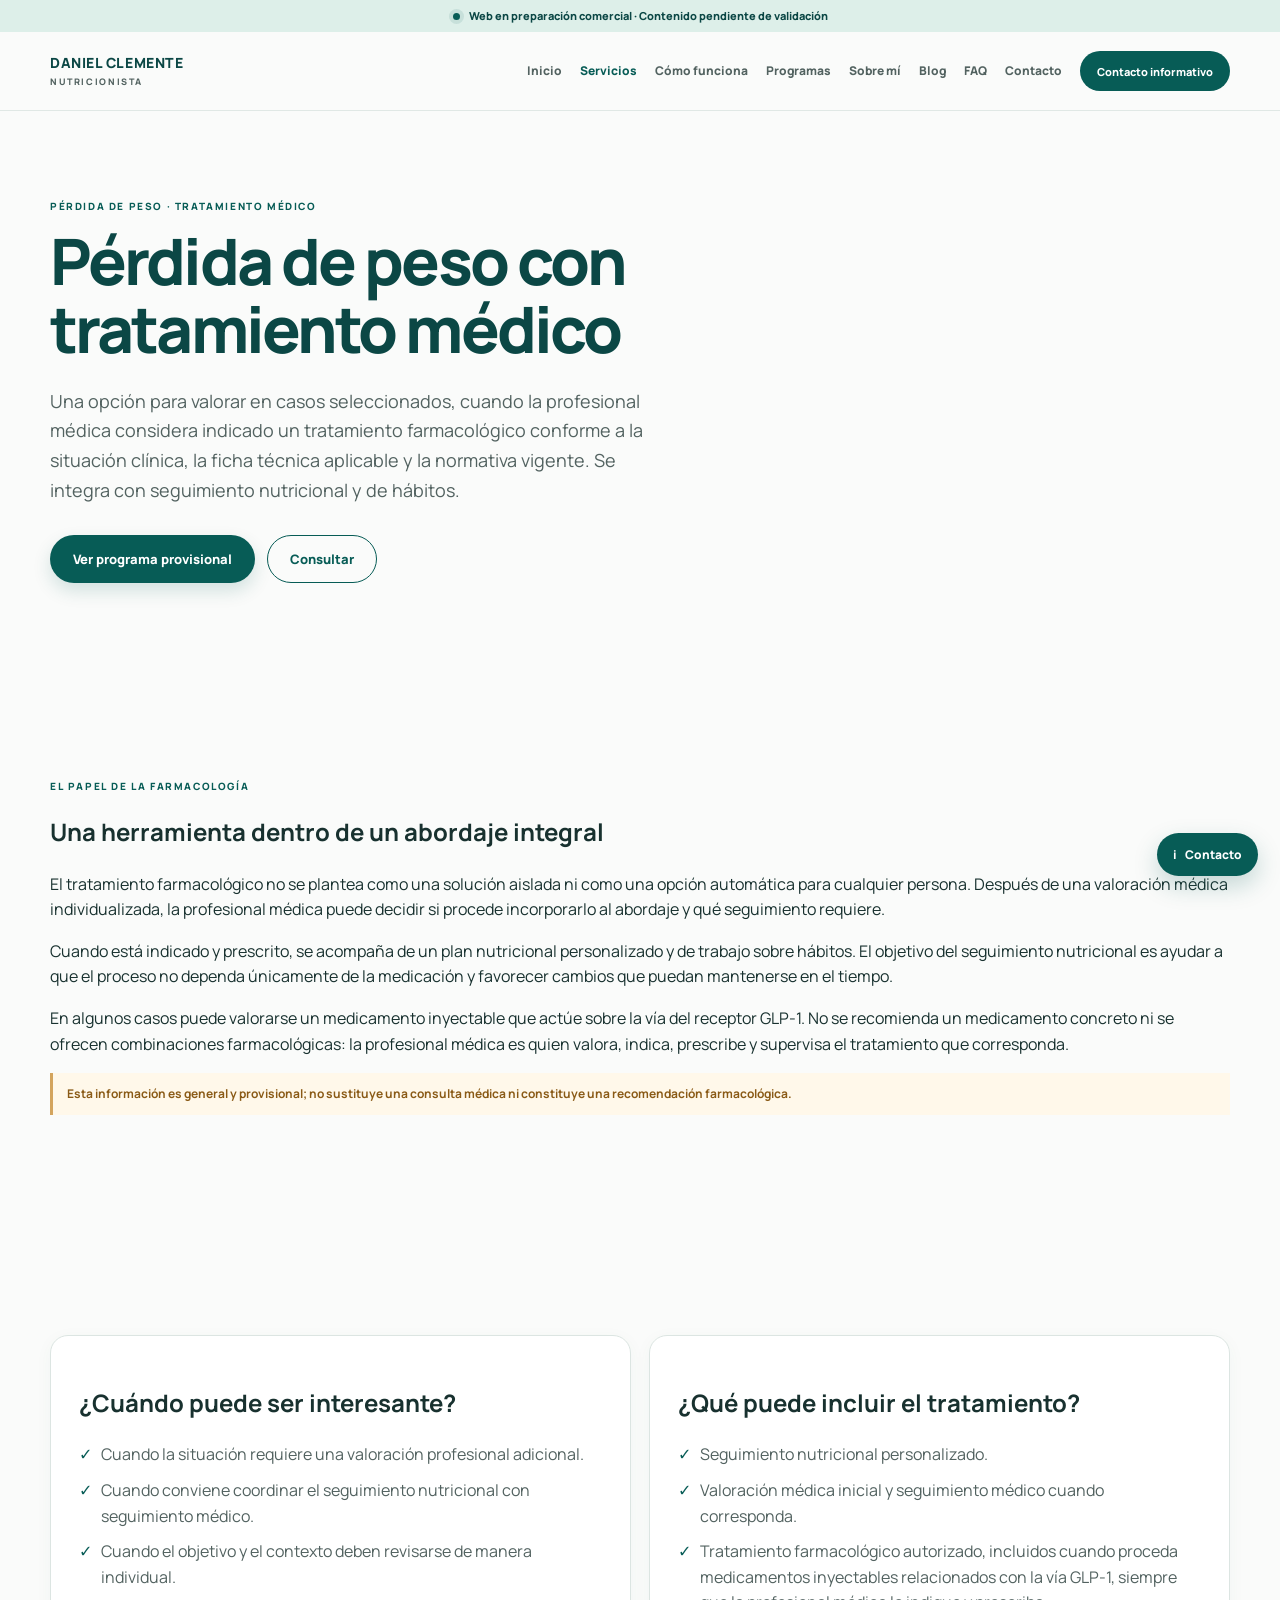
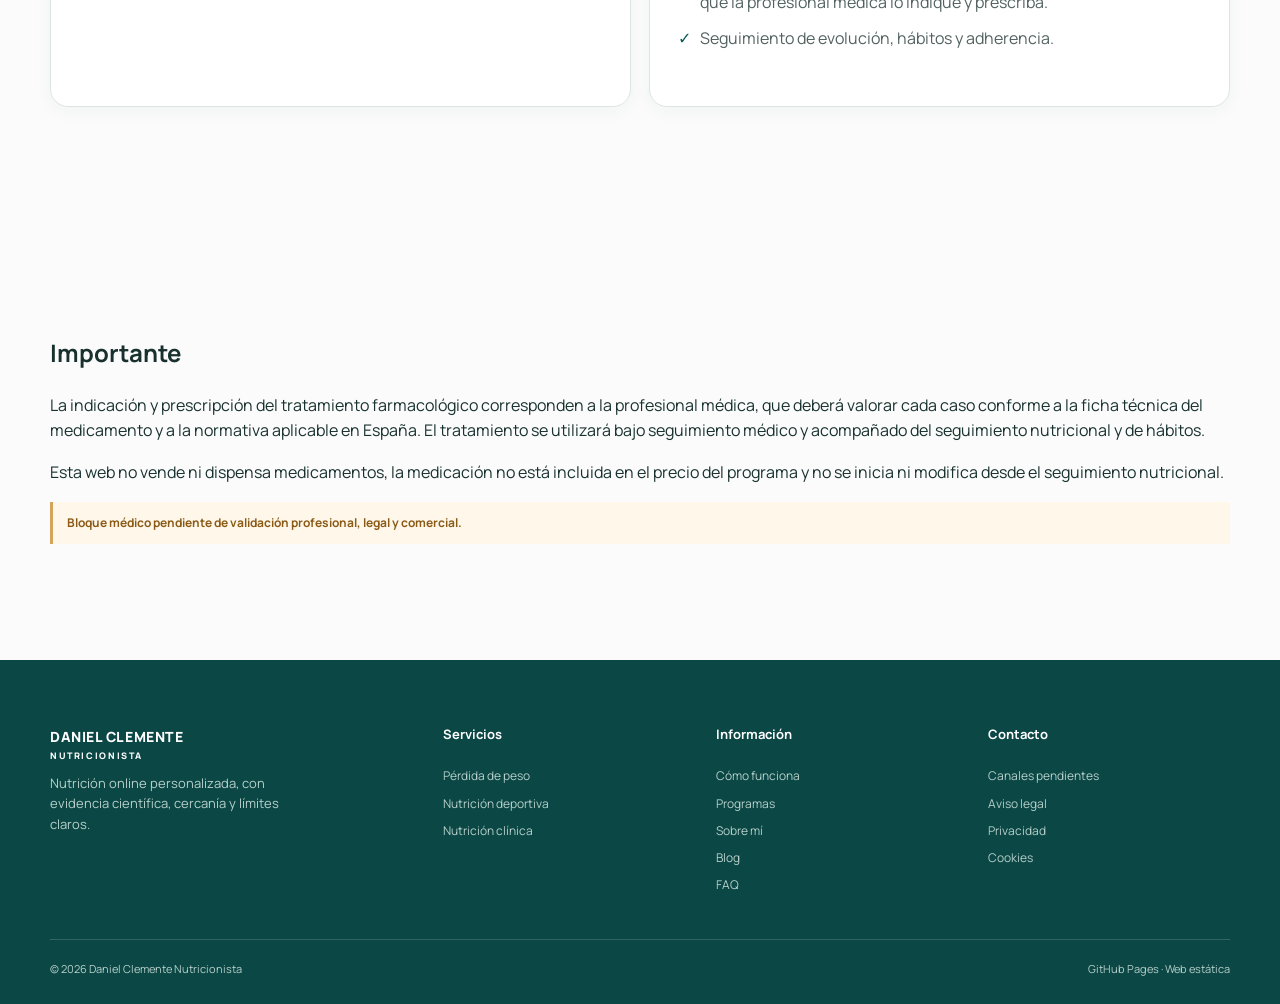
<file: perdida-de-peso-con-apoyo-medico.html>
<!doctype html>
<html lang="es">
<head>
  <meta charset="utf-8"><meta name="viewport" content="width=device-width, initial-scale=1"><meta name="theme-color" content="#075C56">
  <meta name="description" content="Información provisional sobre pérdida de peso con tratamiento médico, cuando esté indicado y prescrito por una profesional médica, acompañado de seguimiento nutricional y de hábitos."><meta name="author" content="Daniel Clemente Nutricionista">
  <link rel="canonical" href="https://doby-llm.github.io/web-dani-prototype1/perdida-de-peso-con-apoyo-medico.html"><link rel="icon" href="favicon.svg" type="image/svg+xml"><link rel="preload" href="assets/Manrope-Variable.ttf" as="font" type="font/ttf" crossorigin>
  <meta property="og:type" content="website"><meta property="og:locale" content="es_ES"><meta property="og:title" content="Pérdida de peso con tratamiento médico | Daniel Clemente"><meta property="og:description" content="Información provisional sobre pérdida de peso con tratamiento médico, cuando esté indicado y prescrito por una profesional médica, acompañado de seguimiento nutricional y de hábitos."><meta property="og:image" content="https://doby-llm.github.io/web-dani-prototype1/assets/og-image.svg"><meta property="og:image:alt" content="Daniel Clemente Nutricionista, web en preparación comercial"><meta property="og:url" content="https://doby-llm.github.io/web-dani-prototype1/perdida-de-peso-con-apoyo-medico.html"><meta name="twitter:card" content="summary_large_image"><meta name="twitter:title" content="Pérdida de peso con tratamiento médico | Daniel Clemente"><meta name="twitter:description" content="Información provisional sobre pérdida de peso con tratamiento médico, cuando esté indicado y prescrito por una profesional médica, acompañado de seguimiento nutricional y de hábitos."><meta name="twitter:image" content="https://doby-llm.github.io/web-dani-prototype1/assets/og-image.svg"><title>Pérdida de peso con tratamiento médico | Daniel Clemente</title>
  <link rel="stylesheet" href="styles.css"><script>document.documentElement.classList.add('js');</script><script src="script.js" defer></script>
</head>
<body data-page="perdida-de-peso-con-apoyo-medico.html"><a class="skip-link" href="#contenido">Saltar al contenido</a><div class="site-notice" role="status"><span></span>Web en preparación comercial · Contenido pendiente de validación</div>
<header class="site-header" data-header>
  <div class="container header-inner">
    <a class="brand" href="index.html" aria-label="Daniel Clemente, inicio"><span class="brand-name">DANIEL CLEMENTE</span><span class="brand-role">NUTRICIONISTA</span></a>
    <button class="menu-toggle" type="button" aria-expanded="false" aria-controls="site-nav" aria-label="Abrir menú"><span></span><span></span><span></span></button>
    <nav class="site-nav" id="site-nav" aria-label="Navegación principal">
      <a href="index.html">Inicio</a>
      <a href="servicios.html">Servicios</a>
      <a href="como-funciona.html">Cómo funciona</a>
      <a href="programas.html">Programas</a>
      <a href="sobre-mi.html">Sobre mí</a>
      <a href="blog.html">Blog</a>
      <a href="preguntas-frecuentes.html">FAQ</a>
      <a href="contacto.html">Contacto</a>
      <a class="button button-small nav-cta" href="contacto.html#canales">Contacto informativo</a>
    </nav>
  </div>
</header>
<main id="contenido"><section class="hero section"><div class="container"><div class="hero-copy" data-reveal><p class="eyebrow">PÉRDIDA DE PESO · TRATAMIENTO MÉDICO</p><h1>Pérdida de peso con tratamiento médico</h1><p class="hero-lead">Una opción para valorar en casos seleccionados, cuando la profesional médica considera indicado un tratamiento farmacológico conforme a la situación clínica, la ficha técnica aplicable y la normativa vigente. Se integra con seguimiento nutricional y de hábitos.</p><div class="hero-actions"><a class="button button-primary" href="programas.html#programa-b">Ver programa provisional</a><a class="button button-secondary" href="contacto.html#formulario">Consultar</a></div></div></div></section>
<section class="section pale"><div class="container narrow"><p class="eyebrow">EL PAPEL DE LA FARMACOLOGÍA</p><h2>Una herramienta dentro de un abordaje integral</h2><p>El tratamiento farmacológico no se plantea como una solución aislada ni como una opción automática para cualquier persona. Después de una valoración médica individualizada, la profesional médica puede decidir si procede incorporarlo al abordaje y qué seguimiento requiere.</p><p>Cuando está indicado y prescrito, se acompaña de un plan nutricional personalizado y de trabajo sobre hábitos. El objetivo del seguimiento nutricional es ayudar a que el proceso no dependa únicamente de la medicación y favorecer cambios que puedan mantenerse en el tiempo.</p><p>En algunos casos puede valorarse un medicamento inyectable que actúe sobre la vía del receptor GLP-1. No se recomienda un medicamento concreto ni se ofrecen combinaciones farmacológicas: la profesional médica es quien valora, indica, prescribe y supervisa el tratamiento que corresponda.</p><p class="provisional"><strong>Esta información es general y provisional; no sustituye una consulta médica ni constituye una recomendación farmacológica.</strong></p></div></section>
<section class="section"><div class="container grid-2 cards"><article><h2>¿Cuándo puede ser interesante?</h2><ul class="clean-list"><li>Cuando la situación requiere una valoración profesional adicional.</li><li>Cuando conviene coordinar el seguimiento nutricional con seguimiento médico.</li><li>Cuando el objetivo y el contexto deben revisarse de manera individual.</li></ul></article><article class="notice-card"><h2>¿Qué puede incluir el tratamiento?</h2><ul class="clean-list"><li>Seguimiento nutricional personalizado.</li><li>Valoración médica inicial y seguimiento médico cuando corresponda.</li><li>Tratamiento farmacológico autorizado, incluidos cuando proceda medicamentos inyectables relacionados con la vía GLP-1, siempre que la profesional médica lo indique y prescriba.</li><li>Seguimiento de evolución, hábitos y adherencia.</li></ul></article></div></section>
<section class="section pale"><div class="container narrow"><h2>Importante</h2><p>La indicación y prescripción del tratamiento farmacológico corresponden a la profesional médica, que deberá valorar cada caso conforme a la ficha técnica del medicamento y a la normativa aplicable en España. El tratamiento se utilizará bajo seguimiento médico y acompañado del seguimiento nutricional y de hábitos.</p><p>Esta web no vende ni dispensa medicamentos, la medicación no está incluida en el precio del programa y no se inicia ni modifica desde el seguimiento nutricional.</p><p class="provisional"><strong>Bloque médico pendiente de validación profesional, legal y comercial.</strong></p></div></section></main>
<footer class="site-footer">
  <div class="container footer-grid">
    <div><a class="brand brand-light" href="index.html"><span class="brand-name">DANIEL CLEMENTE</span><span class="brand-role">NUTRICIONISTA</span></a><p>Nutrición online personalizada, con evidencia científica, cercanía y límites claros.</p></div>
    <div><h2>Servicios</h2><a href="perdida-de-peso.html">Pérdida de peso</a><a href="nutricion-deportiva.html">Nutrición deportiva</a><a href="nutricion-clinica.html">Nutrición clínica</a></div>
    <div><h2>Información</h2><a href="como-funciona.html">Cómo funciona</a><a href="programas.html">Programas</a><a href="sobre-mi.html">Sobre mí</a><a href="blog.html">Blog</a><a href="preguntas-frecuentes.html">FAQ</a></div>
    <div><h2>Contacto</h2><a href="contacto.html#canales">Canales pendientes</a><a href="aviso-legal.html">Aviso legal</a><a href="privacidad.html">Privacidad</a><a href="cookies.html">Cookies</a></div>
  </div>
  <div class="container footer-bottom"><span>© <span data-current-year></span> Daniel Clemente Nutricionista</span><span>GitHub Pages · Web estática</span></div>
</footer><a class="mobile-contact-bar" href="contacto.html#canales">Contacto informativo</a>
<a class="contact-float" href="contacto.html#canales" aria-label="Ir a contacto"><span aria-hidden="true">i</span><span>Contacto</span></a><noscript><div class="no-script">El contenido es accesible sin JavaScript; el menú móvil usa JavaScript para sus estados.</div></noscript>
</body></html>
</file>
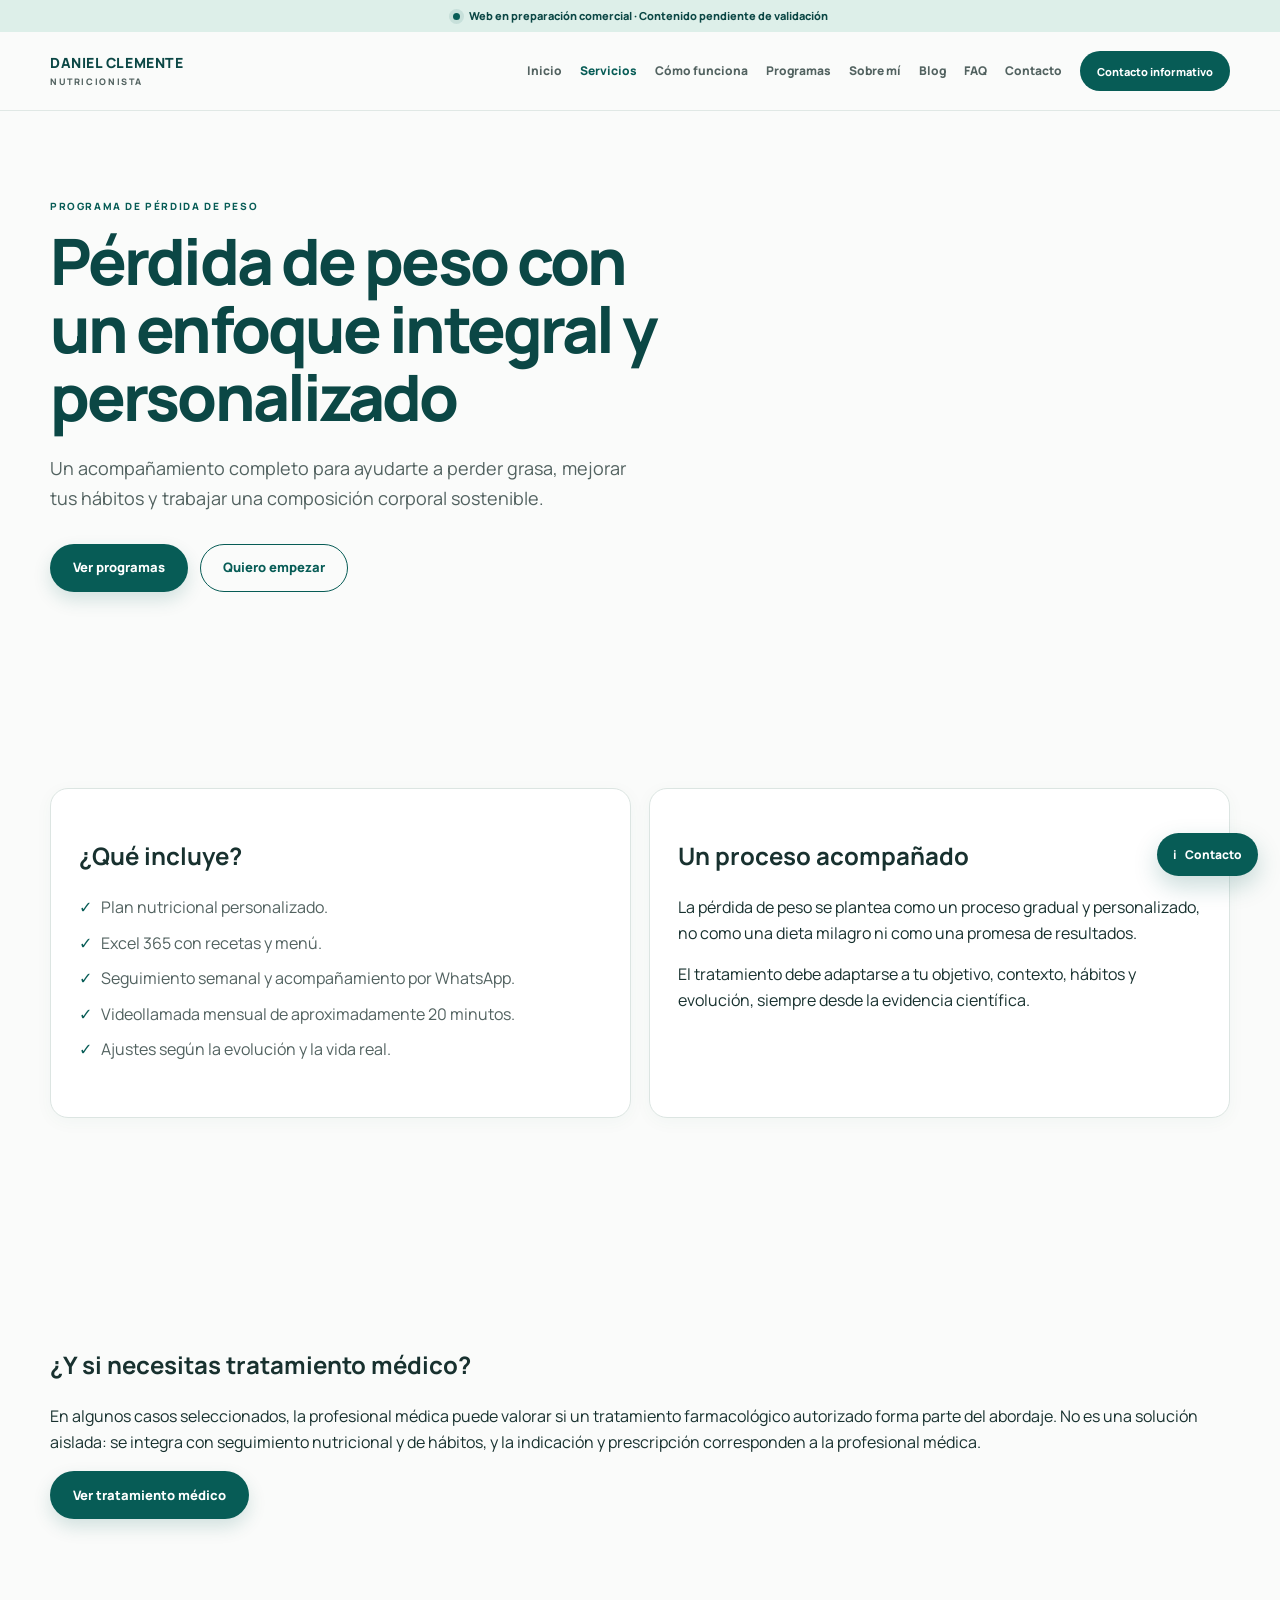
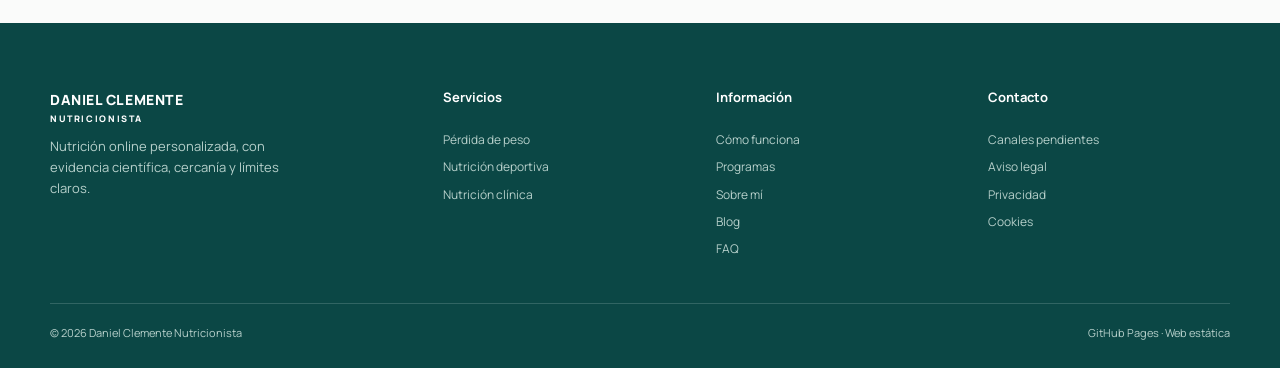
<file: perdida-de-peso.html>
<!doctype html>
<html lang="es">
<head>
  <meta charset="utf-8"><meta name="viewport" content="width=device-width, initial-scale=1"><meta name="theme-color" content="#075C56">
  <meta name="description" content="Programa de pérdida de peso online con un enfoque integral, personalizado y basado en evidencia científica."><meta name="author" content="Daniel Clemente Nutricionista">
  <link rel="canonical" href="https://doby-llm.github.io/web-dani-prototype1/perdida-de-peso.html"><link rel="icon" href="favicon.svg" type="image/svg+xml"><link rel="preload" href="assets/Manrope-Variable.ttf" as="font" type="font/ttf" crossorigin>
  <meta property="og:type" content="website"><meta property="og:locale" content="es_ES"><meta property="og:title" content="Programa de pérdida de peso | Daniel Clemente"><meta property="og:description" content="Programa de pérdida de peso online con un enfoque integral, personalizado y basado en evidencia científica."><meta property="og:image" content="https://doby-llm.github.io/web-dani-prototype1/assets/og-image.svg"><meta property="og:image:alt" content="Daniel Clemente Nutricionista, web en preparación comercial"><meta property="og:url" content="https://doby-llm.github.io/web-dani-prototype1/perdida-de-peso.html"><meta name="twitter:card" content="summary_large_image"><meta name="twitter:title" content="Programa de pérdida de peso | Daniel Clemente"><meta name="twitter:description" content="Programa de pérdida de peso online con un enfoque integral, personalizado y basado en evidencia científica."><meta name="twitter:image" content="https://doby-llm.github.io/web-dani-prototype1/assets/og-image.svg"><title>Programa de pérdida de peso | Daniel Clemente</title>
  <link rel="stylesheet" href="styles.css"><script>document.documentElement.classList.add('js');</script><script src="script.js" defer></script>
</head>
<body data-page="perdida-de-peso.html"><a class="skip-link" href="#contenido">Saltar al contenido</a><div class="site-notice" role="status"><span></span>Web en preparación comercial · Contenido pendiente de validación</div>
<header class="site-header" data-header>
  <div class="container header-inner">
    <a class="brand" href="index.html" aria-label="Daniel Clemente, inicio"><span class="brand-name">DANIEL CLEMENTE</span><span class="brand-role">NUTRICIONISTA</span></a>
    <button class="menu-toggle" type="button" aria-expanded="false" aria-controls="site-nav" aria-label="Abrir menú"><span></span><span></span><span></span></button>
    <nav class="site-nav" id="site-nav" aria-label="Navegación principal">
      <a href="index.html">Inicio</a>
      <a href="servicios.html">Servicios</a>
      <a href="como-funciona.html">Cómo funciona</a>
      <a href="programas.html">Programas</a>
      <a href="sobre-mi.html">Sobre mí</a>
      <a href="blog.html">Blog</a>
      <a href="preguntas-frecuentes.html">FAQ</a>
      <a href="contacto.html">Contacto</a>
      <a class="button button-small nav-cta" href="contacto.html#canales">Contacto informativo</a>
    </nav>
  </div>
</header>
<main id="contenido"><section class="hero section"><div class="container"><div class="hero-copy" data-reveal><p class="eyebrow">PROGRAMA DE PÉRDIDA DE PESO</p><h1>Pérdida de peso con un enfoque integral y personalizado</h1><p class="hero-lead">Un acompañamiento completo para ayudarte a perder grasa, mejorar tus hábitos y trabajar una composición corporal sostenible.</p><div class="hero-actions"><a class="button button-primary" href="programas.html">Ver programas</a><a class="button button-secondary" href="contacto.html#formulario">Quiero empezar</a></div></div></div></section>
<section class="section"><div class="container grid-2 cards"><article><h2>¿Qué incluye?</h2><ul class="clean-list"><li>Plan nutricional personalizado.</li><li>Excel 365 con recetas y menú.</li><li>Seguimiento semanal y acompañamiento por WhatsApp.</li><li>Videollamada mensual de aproximadamente 20 minutos.</li><li>Ajustes según la evolución y la vida real.</li></ul></article><article class="notice-card"><h2>Un proceso acompañado</h2><p>La pérdida de peso se plantea como un proceso gradual y personalizado, no como una dieta milagro ni como una promesa de resultados.</p><p>El tratamiento debe adaptarse a tu objetivo, contexto, hábitos y evolución, siempre desde la evidencia científica.</p></article></div></section>
<section class="section pale"><div class="container split"><div><h2>¿Y si necesitas tratamiento médico?</h2><p>En algunos casos seleccionados, la profesional médica puede valorar si un tratamiento farmacológico autorizado forma parte del abordaje. No es una solución aislada: se integra con seguimiento nutricional y de hábitos, y la indicación y prescripción corresponden a la profesional médica.</p></div><div><a class="button button-primary" href="perdida-de-peso-con-apoyo-medico.html">Ver tratamiento médico</a></div></div></section></main>
<footer class="site-footer">
  <div class="container footer-grid">
    <div><a class="brand brand-light" href="index.html"><span class="brand-name">DANIEL CLEMENTE</span><span class="brand-role">NUTRICIONISTA</span></a><p>Nutrición online personalizada, con evidencia científica, cercanía y límites claros.</p></div>
    <div><h2>Servicios</h2><a href="perdida-de-peso.html">Pérdida de peso</a><a href="nutricion-deportiva.html">Nutrición deportiva</a><a href="nutricion-clinica.html">Nutrición clínica</a></div>
    <div><h2>Información</h2><a href="como-funciona.html">Cómo funciona</a><a href="programas.html">Programas</a><a href="sobre-mi.html">Sobre mí</a><a href="blog.html">Blog</a><a href="preguntas-frecuentes.html">FAQ</a></div>
    <div><h2>Contacto</h2><a href="contacto.html#canales">Canales pendientes</a><a href="aviso-legal.html">Aviso legal</a><a href="privacidad.html">Privacidad</a><a href="cookies.html">Cookies</a></div>
  </div>
  <div class="container footer-bottom"><span>© <span data-current-year></span> Daniel Clemente Nutricionista</span><span>GitHub Pages · Web estática</span></div>
</footer><a class="mobile-contact-bar" href="contacto.html#canales">Contacto informativo</a>
<a class="contact-float" href="contacto.html#canales" aria-label="Ir a contacto"><span aria-hidden="true">i</span><span>Contacto</span></a><noscript><div class="no-script">El contenido es accesible sin JavaScript; el menú móvil usa JavaScript para sus estados.</div></noscript>
</body></html>
</file>
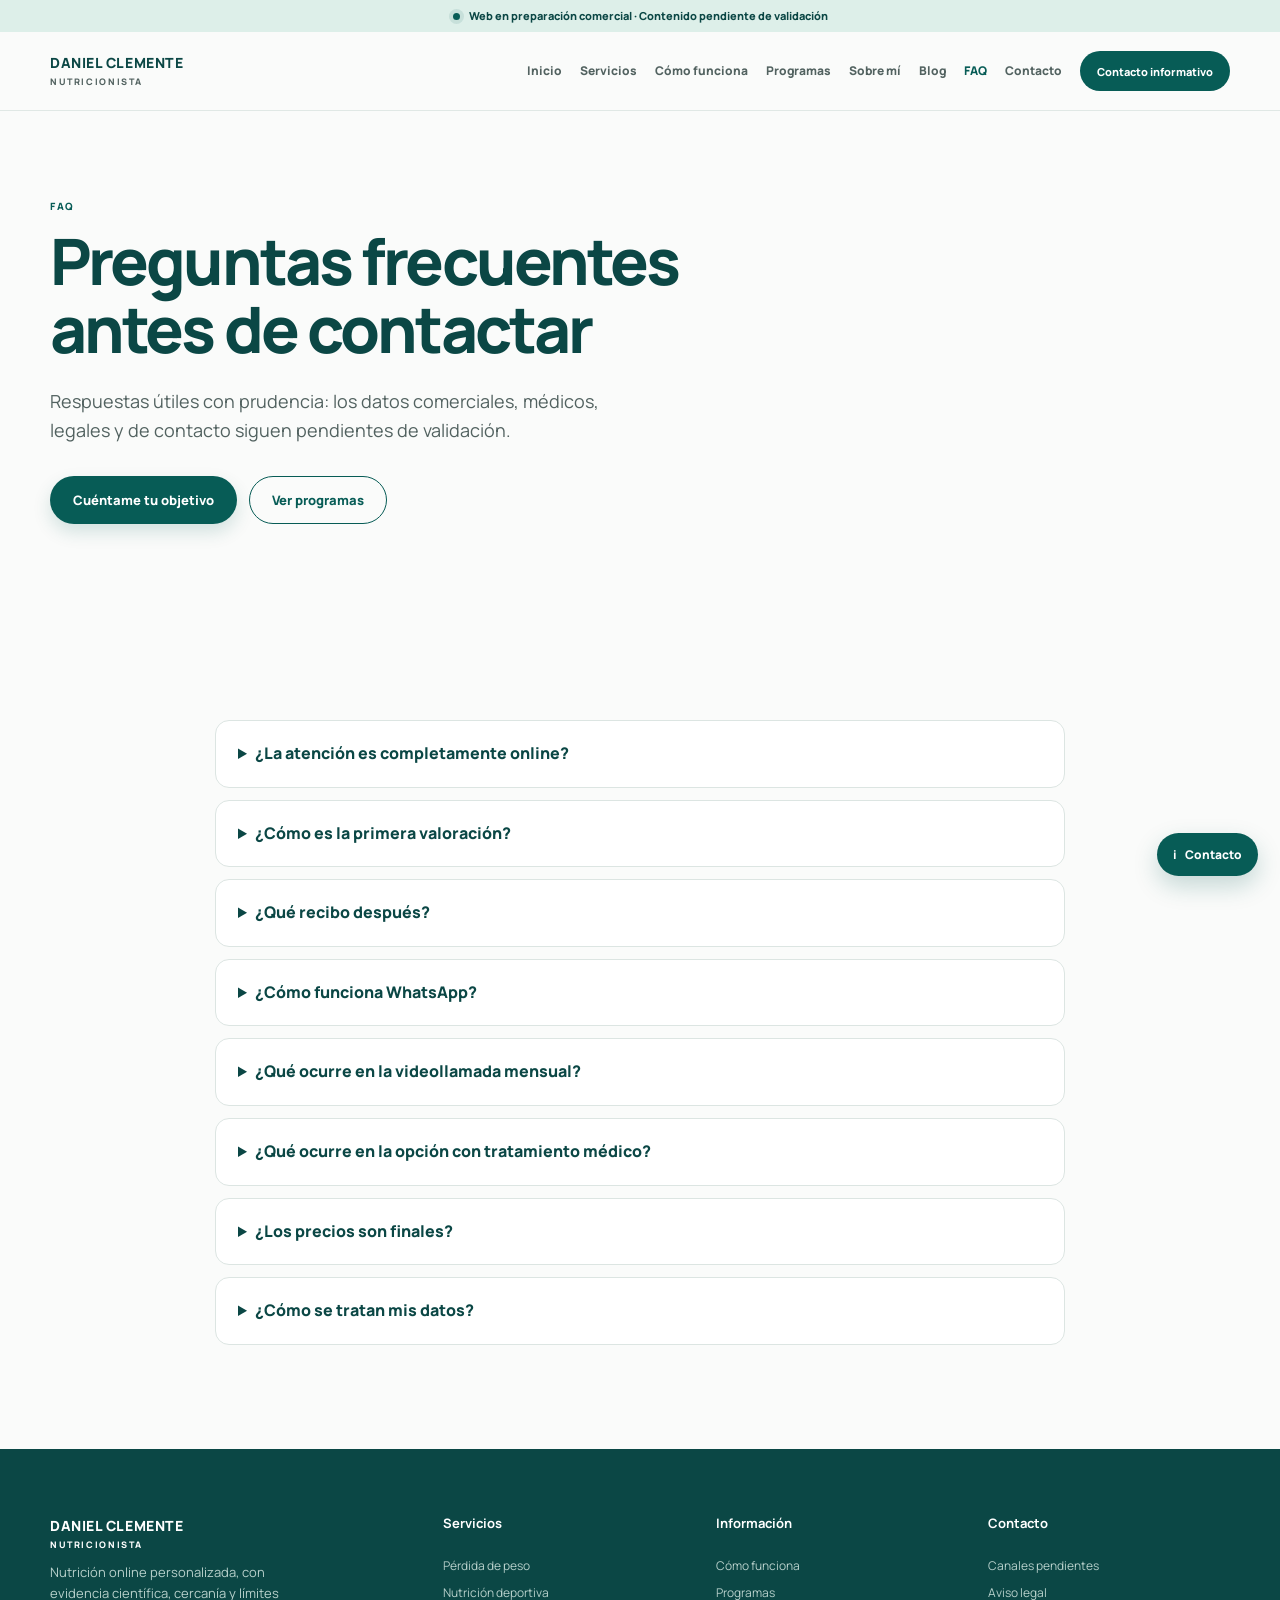
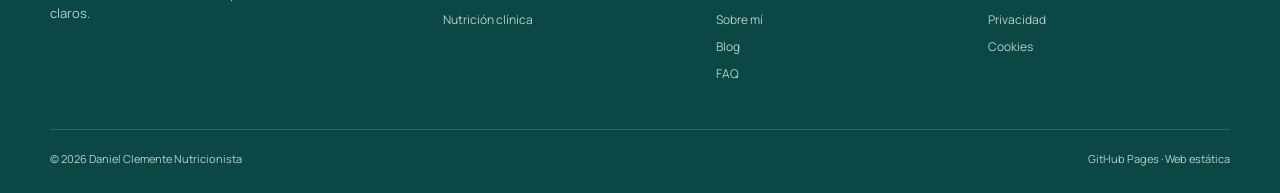
<file: preguntas-frecuentes.html>
<!doctype html>
<html lang="es">
<head>
  <meta charset="utf-8">
  <meta name="viewport" content="width=device-width, initial-scale=1">
  <meta name="theme-color" content="#075C56">
  <meta name="description" content="FAQ sobre seguimiento nutricional online, programas, canales pendientes, precios provisionales y límites médicos.">
  <meta name="author" content="Daniel Clemente Nutricionista">
  <link rel="canonical" href="https://doby-llm.github.io/web-dani-prototype1/preguntas-frecuentes.html">
  <link rel="icon" href="favicon.svg" type="image/svg+xml">
  <link rel="preload" href="assets/Manrope-Variable.ttf" as="font" type="font/ttf" crossorigin>
  <meta property="og:type" content="website">
  <meta property="og:locale" content="es_ES">
  <meta property="og:title" content="Preguntas frecuentes | Daniel Clemente">
  <meta property="og:description" content="FAQ sobre seguimiento nutricional online, programas, canales pendientes, precios provisionales y límites médicos.">
  <meta property="og:image" content="https://doby-llm.github.io/web-dani-prototype1/assets/og-image.svg">
  <meta property="og:image:alt" content="Daniel Clemente Nutricionista, web en preparación comercial">
  <meta property="og:url" content="https://doby-llm.github.io/web-dani-prototype1/preguntas-frecuentes.html">
  <meta name="twitter:card" content="summary_large_image">
  <meta name="twitter:title" content="Preguntas frecuentes | Daniel Clemente">
  <meta name="twitter:description" content="FAQ sobre seguimiento nutricional online, programas, canales pendientes, precios provisionales y límites médicos.">
  <meta name="twitter:image" content="https://doby-llm.github.io/web-dani-prototype1/assets/og-image.svg">
  <title>Preguntas frecuentes | Daniel Clemente</title>
  <link rel="stylesheet" href="styles.css">
  <script>document.documentElement.classList.add('js');</script>
  <script src="script.js" defer></script>
</head>
<body data-page="preguntas-frecuentes.html">
<a class="skip-link" href="#contenido">Saltar al contenido</a>
<div class="site-notice" role="status"><span></span>Web en preparación comercial · Contenido pendiente de validación</div>
<header class="site-header" data-header>
  <div class="container header-inner">
    <a class="brand" href="index.html" aria-label="Daniel Clemente, inicio"><span class="brand-name">DANIEL CLEMENTE</span><span class="brand-role">NUTRICIONISTA</span></a>
    <button class="menu-toggle" type="button" aria-expanded="false" aria-controls="site-nav" aria-label="Abrir menú"><span></span><span></span><span></span></button>
    <nav class="site-nav" id="site-nav" aria-label="Navegación principal">
      <a href="index.html">Inicio</a>
      <a href="servicios.html">Servicios</a>
      <a href="como-funciona.html">Cómo funciona</a>
      <a href="programas.html">Programas</a>
      <a href="sobre-mi.html">Sobre mí</a>
      <a href="blog.html">Blog</a>
      <a href="preguntas-frecuentes.html">FAQ</a>
      <a href="contacto.html">Contacto</a>
      <a class="button button-small nav-cta" href="contacto.html#canales">Contacto informativo</a>
    </nav>
  </div>
</header>
<main id="contenido">
<section class="hero section"><div class="container"><div class="hero-copy" data-reveal><p class="eyebrow">FAQ</p><h1>Preguntas frecuentes antes de contactar</h1><p class="hero-lead">Respuestas útiles con prudencia: los datos comerciales, médicos, legales y de contacto siguen pendientes de validación.</p><div class="hero-actions"><a class="button button-primary" href="contacto.html#formulario">Cuéntame tu objetivo</a><a class="button button-secondary" href="programas.html">Ver programas</a></div></div></div></section>
<section class="section"><div class="container faq-list"><details><summary>¿La atención es completamente online?</summary><p>Sí, la web presenta una modalidad 100% online para toda España. No se ofrece consulta presencial propia.</p></details><details><summary>¿Cómo es la primera valoración?</summary><p>Sirve para conocer objetivos, hábitos y punto de partida antes de diseñar el plan nutricional.</p></details><details><summary>¿Qué recibo después?</summary><p>Un plan personalizado con Excel 365, recetas y menú, según la información documentada pendiente de validación.</p></details><details><summary>¿Cómo funciona WhatsApp?</summary><p>Se contempla seguimiento por WhatsApp para dudas y acompañamiento, pero el número y las reglas del canal están pendientes de confirmación.</p></details><details><summary>¿Qué ocurre en la videollamada mensual?</summary><p>Una revisión de aproximadamente 20 minutos para evaluar evolución y plantear ajustes.</p></details><details><summary>¿Qué ocurre en la opción con tratamiento médico?</summary><p>En casos seleccionados, tras una valoración médica individualizada, la profesional médica puede considerar un tratamiento farmacológico autorizado, incluidos cuando proceda medicamentos inyectables relacionados con la vía del receptor GLP-1. No se plantea como una solución aislada: se acompaña de seguimiento nutricional y de hábitos. La indicación, prescripción y seguimiento médico corresponden a la profesional médica; esta web no promociona ni vende medicamentos concretos.</p></details><details><summary>¿Los precios son finales?</summary><p>No. Todas las tarifas son orientativas/provisionales y pendientes de validación comercial.</p></details><details><summary>¿Cómo se tratan mis datos?</summary><p>Las políticas legales están en preparación. El formulario demo no envía ni almacena mensajes y no debe incluir datos sanitarios.</p></details></div></section></main>
<footer class="site-footer">
  <div class="container footer-grid">
    <div><a class="brand brand-light" href="index.html"><span class="brand-name">DANIEL CLEMENTE</span><span class="brand-role">NUTRICIONISTA</span></a><p>Nutrición online personalizada, con evidencia científica, cercanía y límites claros.</p></div>
    <div><h2>Servicios</h2><a href="perdida-de-peso.html">Pérdida de peso</a><a href="nutricion-deportiva.html">Nutrición deportiva</a><a href="nutricion-clinica.html">Nutrición clínica</a></div>
    <div><h2>Información</h2><a href="como-funciona.html">Cómo funciona</a><a href="programas.html">Programas</a><a href="sobre-mi.html">Sobre mí</a><a href="blog.html">Blog</a><a href="preguntas-frecuentes.html">FAQ</a></div>
    <div><h2>Contacto</h2><a href="contacto.html#canales">Canales pendientes</a><a href="aviso-legal.html">Aviso legal</a><a href="privacidad.html">Privacidad</a><a href="cookies.html">Cookies</a></div>
  </div>
  <div class="container footer-bottom"><span>© <span data-current-year></span> Daniel Clemente Nutricionista</span><span>GitHub Pages · Web estática</span></div>
</footer>
<a class="mobile-contact-bar" href="contacto.html#canales">Contacto informativo</a>
<a class="contact-float" href="contacto.html#canales" aria-label="Ir a contacto"><span aria-hidden="true">i</span><span>Contacto</span></a>
<noscript><div class="no-script">El contenido es accesible sin JavaScript; el menú móvil y el formulario demo usan JavaScript para sus estados.</div></noscript>
</body>
</html>
</file>
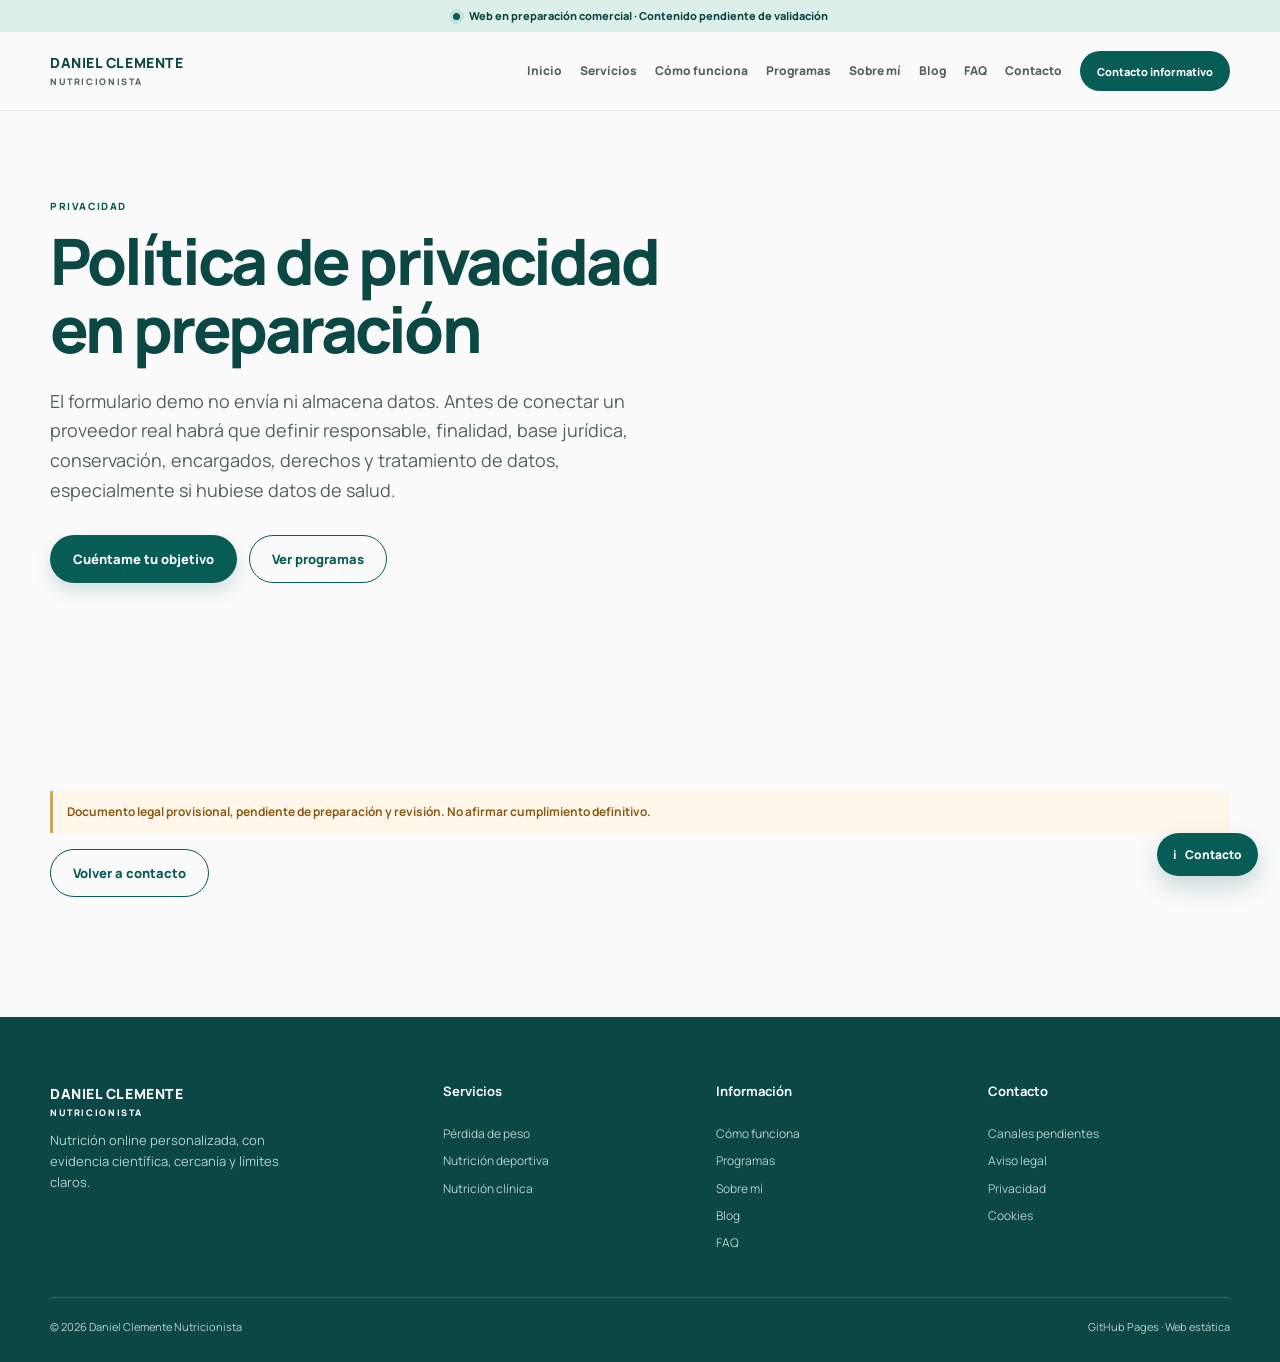
<file: privacidad.html>
<!doctype html>
<html lang="es">
<head>
  <meta charset="utf-8">
  <meta name="viewport" content="width=device-width, initial-scale=1">
  <meta name="theme-color" content="#075C56">
  <meta name="description" content="Política de privacidad provisional para una web sin backend ni almacenamiento, pendiente de revisión legal.">
  <meta name="author" content="Daniel Clemente Nutricionista">
  <link rel="canonical" href="https://doby-llm.github.io/web-dani-prototype1/privacidad.html">
  <link rel="icon" href="favicon.svg" type="image/svg+xml">
  <link rel="preload" href="assets/Manrope-Variable.ttf" as="font" type="font/ttf" crossorigin>
  <meta property="og:type" content="website">
  <meta property="og:locale" content="es_ES">
  <meta property="og:title" content="Privacidad en preparación | Daniel Clemente">
  <meta property="og:description" content="Política de privacidad provisional para una web sin backend ni almacenamiento, pendiente de revisión legal.">
  <meta property="og:image" content="https://doby-llm.github.io/web-dani-prototype1/assets/og-image.svg">
  <meta property="og:image:alt" content="Daniel Clemente Nutricionista, web en preparación comercial">
  <meta property="og:url" content="https://doby-llm.github.io/web-dani-prototype1/privacidad.html">
  <meta name="twitter:card" content="summary_large_image">
  <meta name="twitter:title" content="Privacidad en preparación | Daniel Clemente">
  <meta name="twitter:description" content="Política de privacidad provisional para una web sin backend ni almacenamiento, pendiente de revisión legal.">
  <meta name="twitter:image" content="https://doby-llm.github.io/web-dani-prototype1/assets/og-image.svg">
  <title>Privacidad en preparación | Daniel Clemente</title>
  <link rel="stylesheet" href="styles.css">
  <script>document.documentElement.classList.add('js');</script>
  <script src="script.js" defer></script>
</head>
<body data-page="privacidad.html">
<a class="skip-link" href="#contenido">Saltar al contenido</a>
<div class="site-notice" role="status"><span></span>Web en preparación comercial · Contenido pendiente de validación</div>
<header class="site-header" data-header>
  <div class="container header-inner">
    <a class="brand" href="index.html" aria-label="Daniel Clemente, inicio"><span class="brand-name">DANIEL CLEMENTE</span><span class="brand-role">NUTRICIONISTA</span></a>
    <button class="menu-toggle" type="button" aria-expanded="false" aria-controls="site-nav" aria-label="Abrir menú"><span></span><span></span><span></span></button>
    <nav class="site-nav" id="site-nav" aria-label="Navegación principal">
      <a href="index.html">Inicio</a>
      <a href="servicios.html">Servicios</a>
      <a href="como-funciona.html">Cómo funciona</a>
      <a href="programas.html">Programas</a>
      <a href="sobre-mi.html">Sobre mí</a>
      <a href="blog.html">Blog</a>
      <a href="preguntas-frecuentes.html">FAQ</a>
      <a href="contacto.html">Contacto</a>
      <a class="button button-small nav-cta" href="contacto.html#canales">Contacto informativo</a>
    </nav>
  </div>
</header>
<main id="contenido">
<section class="hero section"><div class="container"><div class="hero-copy" data-reveal><p class="eyebrow">PRIVACIDAD</p><h1>Política de privacidad en preparación</h1><p class="hero-lead">El formulario demo no envía ni almacena datos. Antes de conectar un proveedor real habrá que definir responsable, finalidad, base jurídica, conservación, encargados, derechos y tratamiento de datos, especialmente si hubiese datos de salud.</p><div class="hero-actions"><a class="button button-primary" href="contacto.html#formulario">Cuéntame tu objetivo</a><a class="button button-secondary" href="programas.html">Ver programas</a></div></div></div></section>
<section class="section pale"><div class="container narrow"><p class="provisional"><strong>Documento legal provisional, pendiente de preparación y revisión. No afirmar cumplimiento definitivo.</strong></p><p><a class="button button-secondary" href="contacto.html#canales">Volver a contacto</a></p></div></section></main>
<footer class="site-footer">
  <div class="container footer-grid">
    <div><a class="brand brand-light" href="index.html"><span class="brand-name">DANIEL CLEMENTE</span><span class="brand-role">NUTRICIONISTA</span></a><p>Nutrición online personalizada, con evidencia científica, cercanía y límites claros.</p></div>
    <div><h2>Servicios</h2><a href="perdida-de-peso.html">Pérdida de peso</a><a href="nutricion-deportiva.html">Nutrición deportiva</a><a href="nutricion-clinica.html">Nutrición clínica</a></div>
    <div><h2>Información</h2><a href="como-funciona.html">Cómo funciona</a><a href="programas.html">Programas</a><a href="sobre-mi.html">Sobre mí</a><a href="blog.html">Blog</a><a href="preguntas-frecuentes.html">FAQ</a></div>
    <div><h2>Contacto</h2><a href="contacto.html#canales">Canales pendientes</a><a href="aviso-legal.html">Aviso legal</a><a href="privacidad.html">Privacidad</a><a href="cookies.html">Cookies</a></div>
  </div>
  <div class="container footer-bottom"><span>© <span data-current-year></span> Daniel Clemente Nutricionista</span><span>GitHub Pages · Web estática</span></div>
</footer>
<a class="mobile-contact-bar" href="contacto.html#canales">Contacto informativo</a>
<a class="contact-float" href="contacto.html#canales" aria-label="Ir a contacto"><span aria-hidden="true">i</span><span>Contacto</span></a>
<noscript><div class="no-script">El contenido es accesible sin JavaScript; el menú móvil y el formulario demo usan JavaScript para sus estados.</div></noscript>
</body>
</html>
</file>
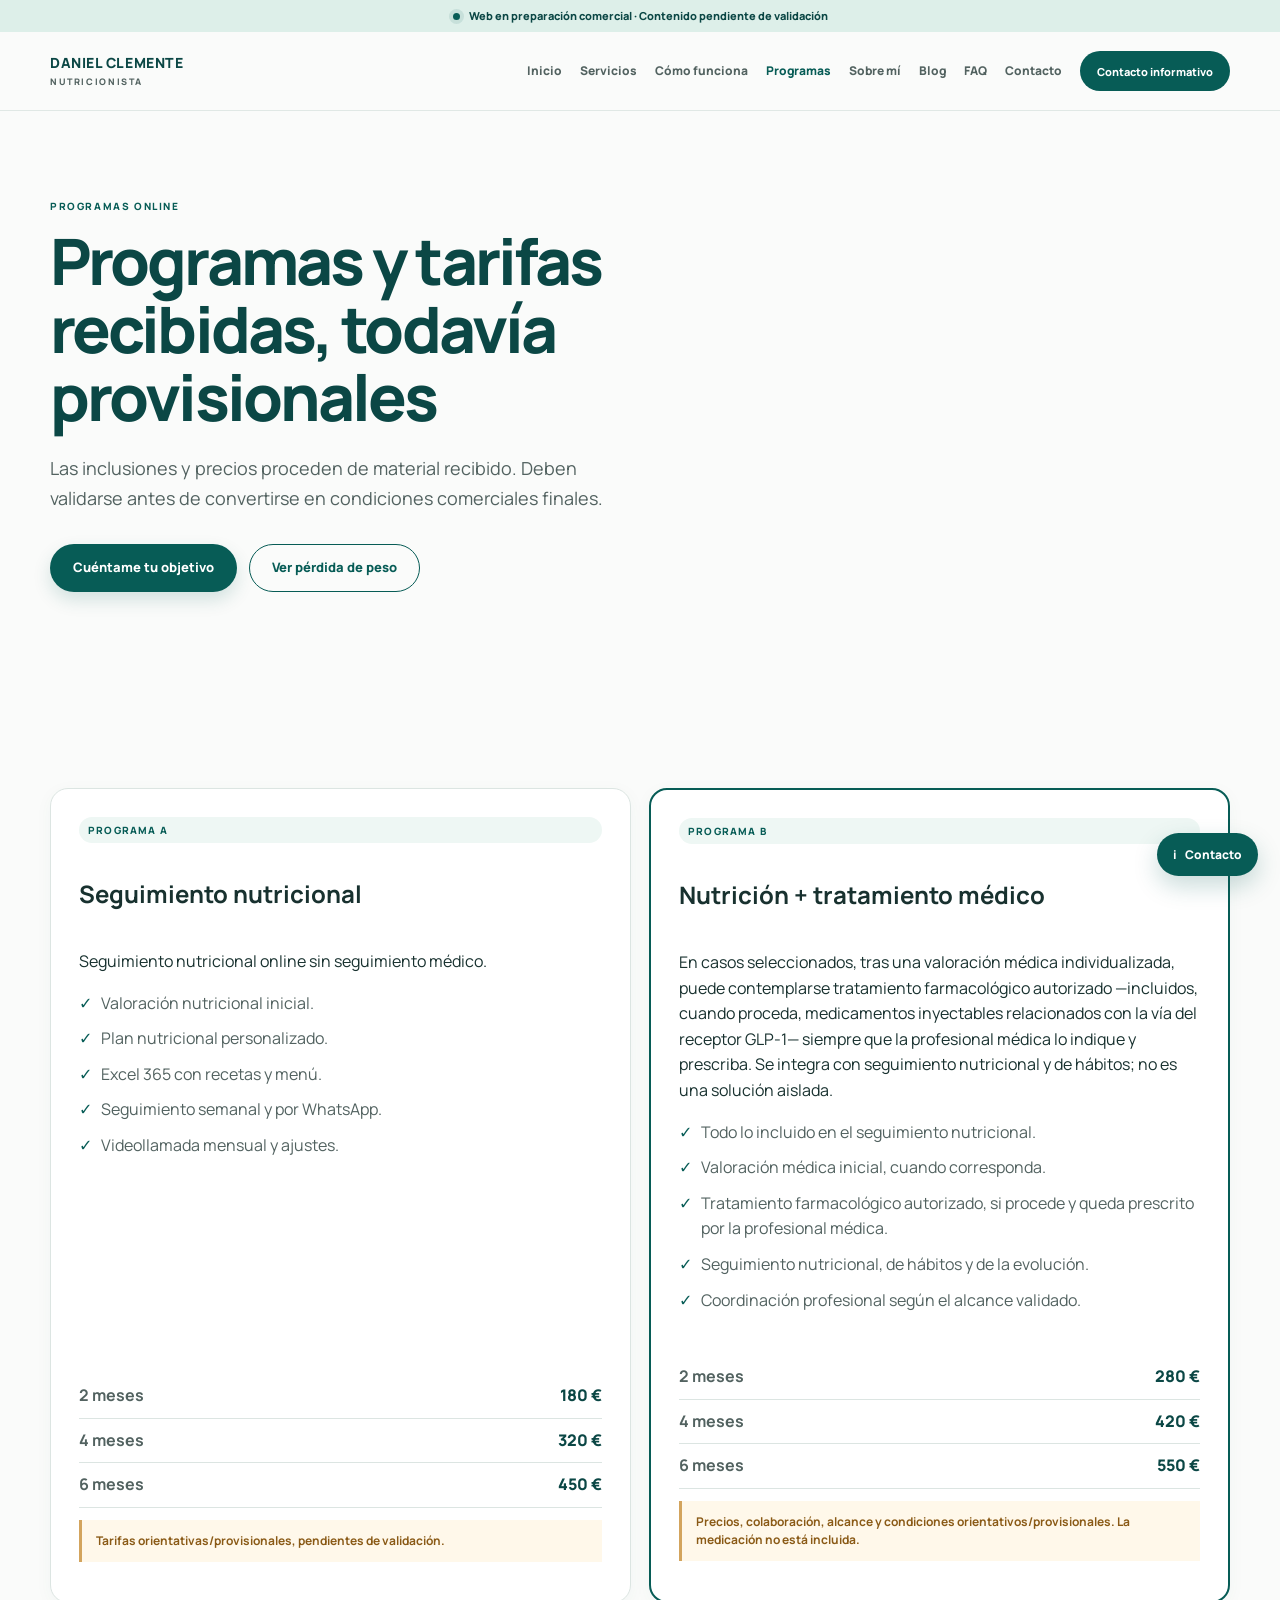
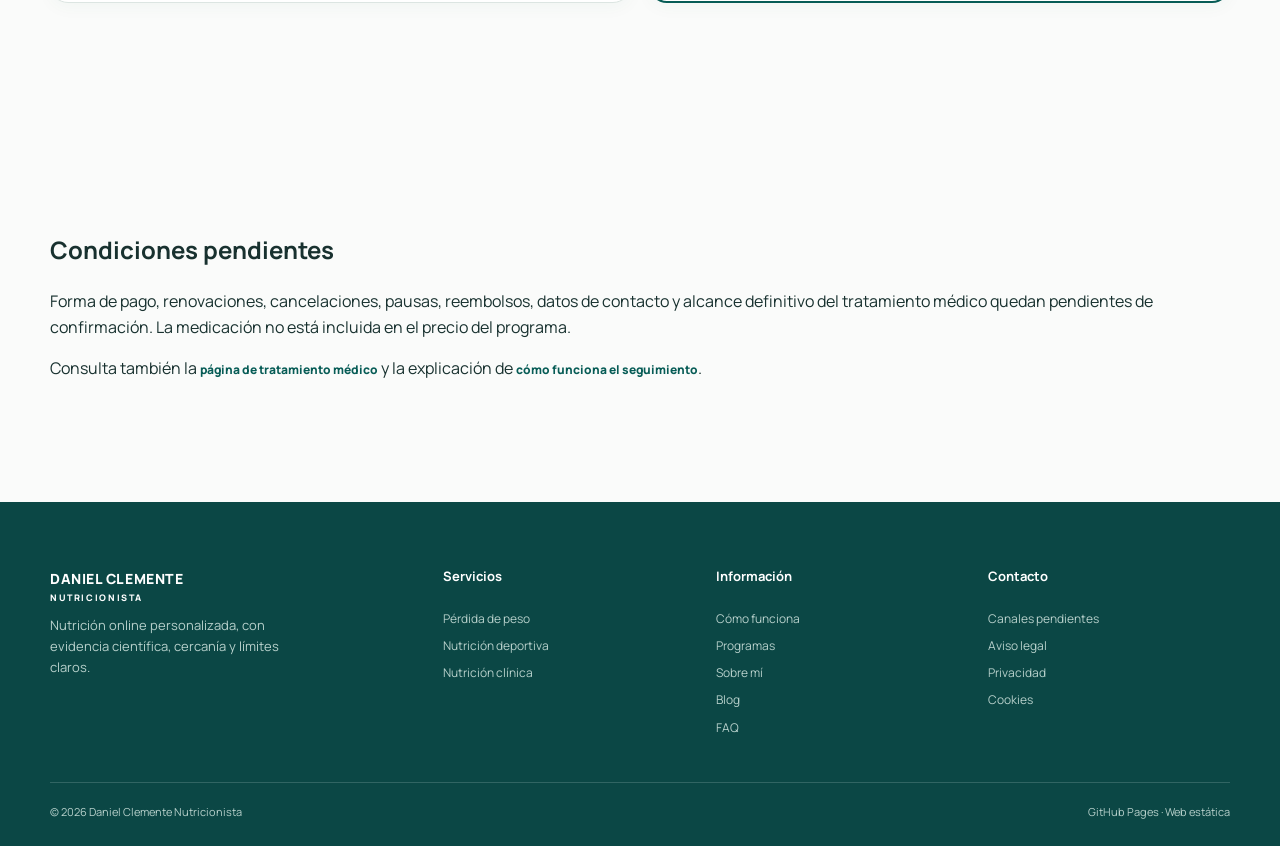
<file: programas.html>
<!doctype html>
<html lang="es">
<head>
  <meta charset="utf-8"><meta name="viewport" content="width=device-width, initial-scale=1"><meta name="theme-color" content="#075C56">
  <meta name="description" content="Programas y tarifas provisionales de seguimiento nutricional online de Daniel Clemente."><meta name="author" content="Daniel Clemente Nutricionista">
  <link rel="canonical" href="https://doby-llm.github.io/web-dani-prototype1/programas.html"><link rel="icon" href="favicon.svg" type="image/svg+xml"><link rel="preload" href="assets/Manrope-Variable.ttf" as="font" type="font/ttf" crossorigin>
  <meta property="og:type" content="website"><meta property="og:locale" content="es_ES"><meta property="og:title" content="Programas y tarifas provisionales | Daniel Clemente"><meta property="og:description" content="Programas y tarifas provisionales de seguimiento nutricional online de Daniel Clemente."><meta property="og:image" content="https://doby-llm.github.io/web-dani-prototype1/assets/og-image.svg"><meta property="og:image:alt" content="Daniel Clemente Nutricionista, web en preparación comercial"><meta property="og:url" content="https://doby-llm.github.io/web-dani-prototype1/programas.html"><meta name="twitter:card" content="summary_large_image"><meta name="twitter:title" content="Programas y tarifas provisionales | Daniel Clemente"><meta name="twitter:description" content="Programas y tarifas provisionales de seguimiento nutricional online de Daniel Clemente."><meta name="twitter:image" content="https://doby-llm.github.io/web-dani-prototype1/assets/og-image.svg"><title>Programas y tarifas provisionales | Daniel Clemente</title>
  <link rel="stylesheet" href="styles.css"><script>document.documentElement.classList.add('js');</script><script src="script.js" defer></script>
</head>
<body data-page="programas.html"><a class="skip-link" href="#contenido">Saltar al contenido</a><div class="site-notice" role="status"><span></span>Web en preparación comercial · Contenido pendiente de validación</div>
<header class="site-header" data-header>
  <div class="container header-inner">
    <a class="brand" href="index.html" aria-label="Daniel Clemente, inicio"><span class="brand-name">DANIEL CLEMENTE</span><span class="brand-role">NUTRICIONISTA</span></a>
    <button class="menu-toggle" type="button" aria-expanded="false" aria-controls="site-nav" aria-label="Abrir menú"><span></span><span></span><span></span></button>
    <nav class="site-nav" id="site-nav" aria-label="Navegación principal">
      <a href="index.html">Inicio</a>
      <a href="servicios.html">Servicios</a>
      <a href="como-funciona.html">Cómo funciona</a>
      <a href="programas.html">Programas</a>
      <a href="sobre-mi.html">Sobre mí</a>
      <a href="blog.html">Blog</a>
      <a href="preguntas-frecuentes.html">FAQ</a>
      <a href="contacto.html">Contacto</a>
      <a class="button button-small nav-cta" href="contacto.html#canales">Contacto informativo</a>
    </nav>
  </div>
</header>
<main id="contenido"><section class="hero section"><div class="container"><div class="hero-copy" data-reveal><p class="eyebrow">PROGRAMAS ONLINE</p><h1>Programas y tarifas recibidas, todavía provisionales</h1><p class="hero-lead">Las inclusiones y precios proceden de material recibido. Deben validarse antes de convertirse en condiciones comerciales finales.</p><div class="hero-actions"><a class="button button-primary" href="contacto.html#formulario">Cuéntame tu objetivo</a><a class="button button-secondary" href="perdida-de-peso.html">Ver pérdida de peso</a></div></div></div></section>
<section class="section"><div class="container pricing-grid"><article id="programa-a" class="price-card"><span class="tag">Programa A</span><h2>Seguimiento nutricional</h2><p>Seguimiento nutricional online sin seguimiento médico.</p><ul class="clean-list"><li>Valoración nutricional inicial.</li><li>Plan nutricional personalizado.</li><li>Excel 365 con recetas y menú.</li><li>Seguimiento semanal y por WhatsApp.</li><li>Videollamada mensual y ajustes.</li></ul><div class="tariffs"><p><strong>2 meses</strong><span>180 €</span></p><p><strong>4 meses</strong><span>320 €</span></p><p><strong>6 meses</strong><span>450 €</span></p></div><p class="provisional"><strong>Tarifas orientativas/provisionales, pendientes de validación.</strong></p></article><article id="programa-b" class="price-card highlighted"><span class="tag">Programa B</span><h2>Nutrición + tratamiento médico</h2><p>En casos seleccionados, tras una valoración médica individualizada, puede contemplarse tratamiento farmacológico autorizado —incluidos, cuando proceda, medicamentos inyectables relacionados con la vía del receptor GLP-1— siempre que la profesional médica lo indique y prescriba. Se integra con seguimiento nutricional y de hábitos; no es una solución aislada.</p><ul class="clean-list"><li>Todo lo incluido en el seguimiento nutricional.</li><li>Valoración médica inicial, cuando corresponda.</li><li>Tratamiento farmacológico autorizado, si procede y queda prescrito por la profesional médica.</li><li>Seguimiento nutricional, de hábitos y de la evolución.</li><li>Coordinación profesional según el alcance validado.</li></ul><div class="tariffs"><p><strong>2 meses</strong><span>280 €</span></p><p><strong>4 meses</strong><span>420 €</span></p><p><strong>6 meses</strong><span>550 €</span></p></div><p class="provisional"><strong>Precios, colaboración, alcance y condiciones orientativos/provisionales. La medicación no está incluida.</strong></p></article></div></section>
<section class="section pale"><div class="container narrow"><h2>Condiciones pendientes</h2><p>Forma de pago, renovaciones, cancelaciones, pausas, reembolsos, datos de contacto y alcance definitivo del tratamiento médico quedan pendientes de confirmación. La medicación no está incluida en el precio del programa.</p><p>Consulta también la <a class="text-link" href="perdida-de-peso-con-apoyo-medico.html">página de tratamiento médico</a> y la explicación de <a class="text-link" href="como-funciona.html">cómo funciona el seguimiento</a>.</p></div></section></main>
<footer class="site-footer">
  <div class="container footer-grid">
    <div><a class="brand brand-light" href="index.html"><span class="brand-name">DANIEL CLEMENTE</span><span class="brand-role">NUTRICIONISTA</span></a><p>Nutrición online personalizada, con evidencia científica, cercanía y límites claros.</p></div>
    <div><h2>Servicios</h2><a href="perdida-de-peso.html">Pérdida de peso</a><a href="nutricion-deportiva.html">Nutrición deportiva</a><a href="nutricion-clinica.html">Nutrición clínica</a></div>
    <div><h2>Información</h2><a href="como-funciona.html">Cómo funciona</a><a href="programas.html">Programas</a><a href="sobre-mi.html">Sobre mí</a><a href="blog.html">Blog</a><a href="preguntas-frecuentes.html">FAQ</a></div>
    <div><h2>Contacto</h2><a href="contacto.html#canales">Canales pendientes</a><a href="aviso-legal.html">Aviso legal</a><a href="privacidad.html">Privacidad</a><a href="cookies.html">Cookies</a></div>
  </div>
  <div class="container footer-bottom"><span>© <span data-current-year></span> Daniel Clemente Nutricionista</span><span>GitHub Pages · Web estática</span></div>
</footer><a class="mobile-contact-bar" href="contacto.html#canales">Contacto informativo</a>
<a class="contact-float" href="contacto.html#canales" aria-label="Ir a contacto"><span aria-hidden="true">i</span><span>Contacto</span></a><noscript><div class="no-script">El contenido es accesible sin JavaScript; el menú móvil usa JavaScript para sus estados.</div></noscript>
</body></html>
</file>
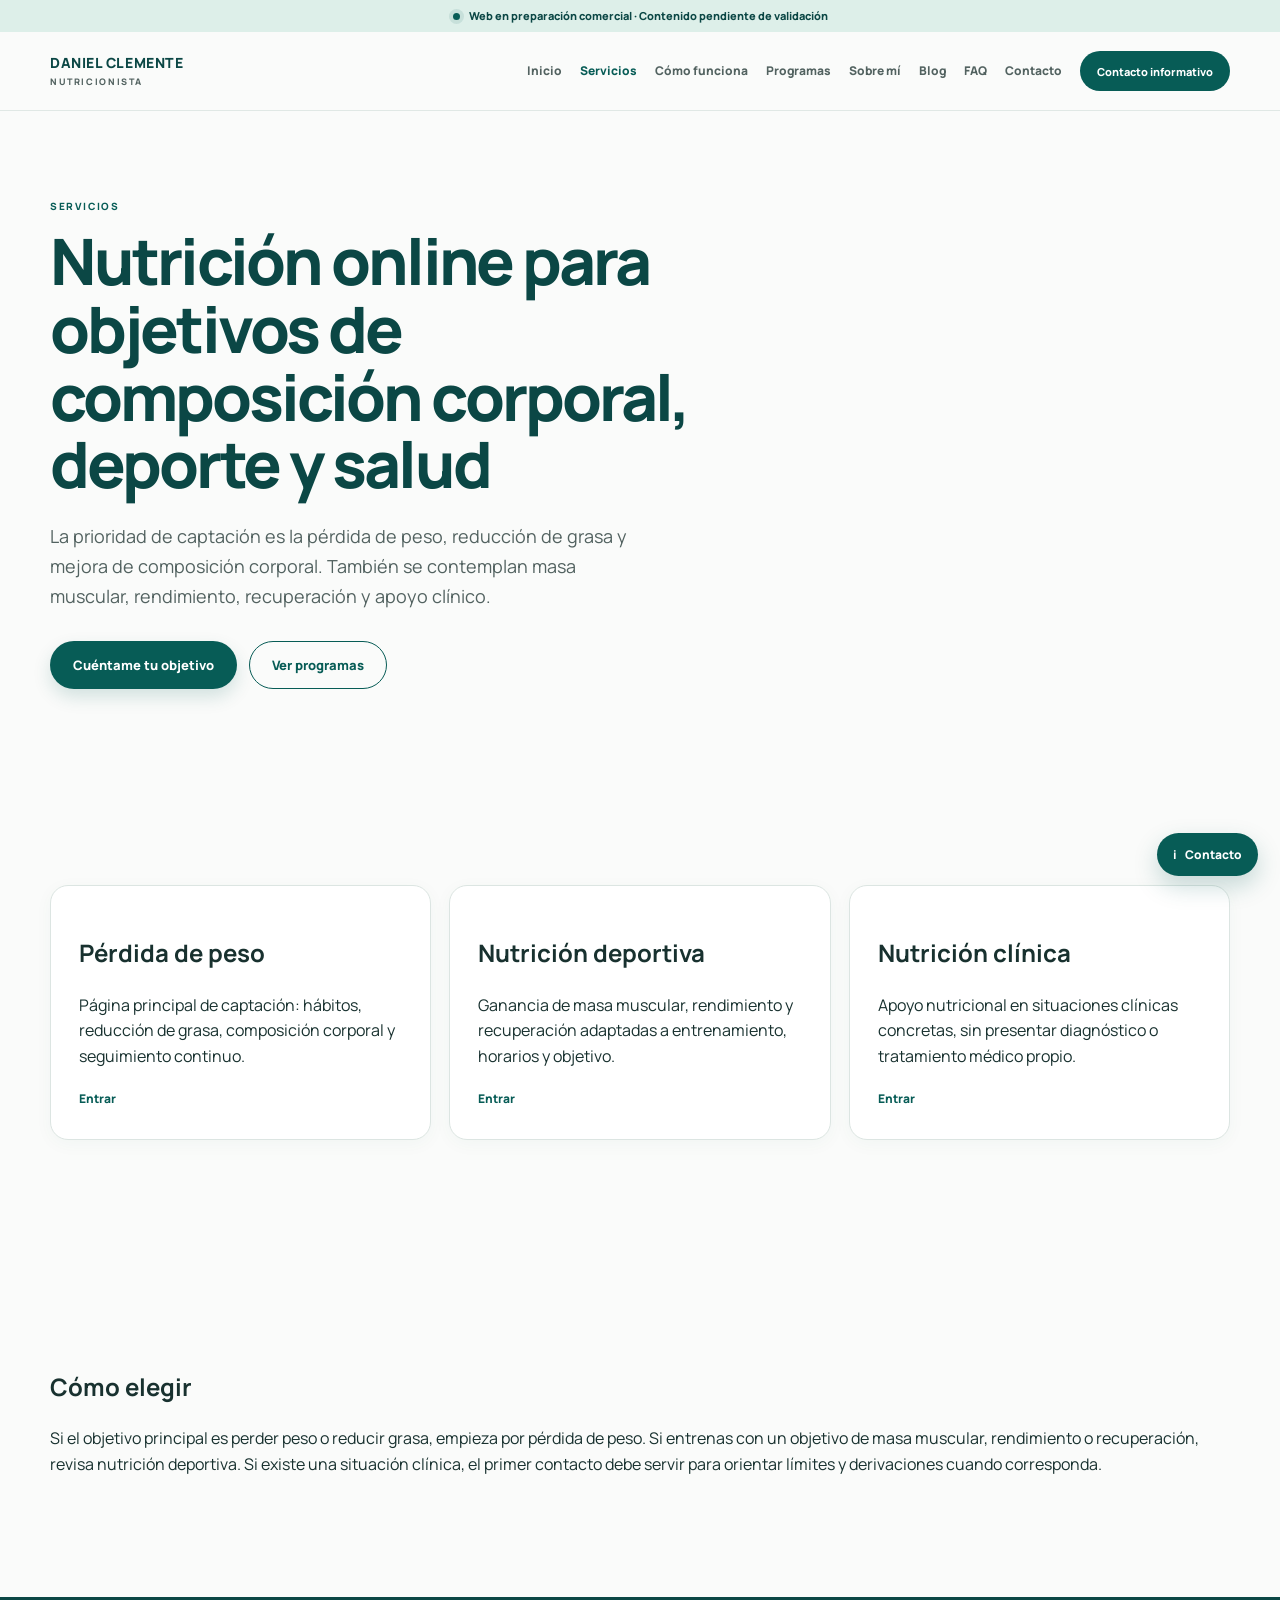
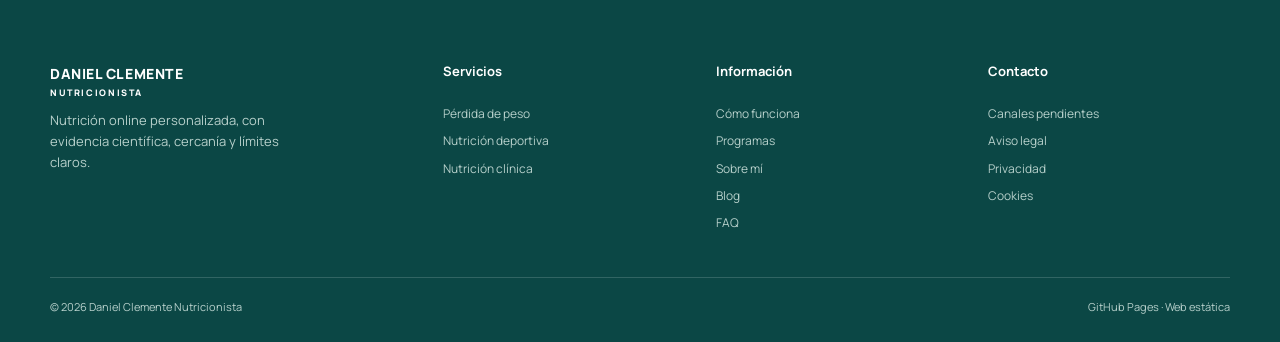
<file: servicios.html>
<!doctype html>
<html lang="es">
<head>
  <meta charset="utf-8">
  <meta name="viewport" content="width=device-width, initial-scale=1">
  <meta name="theme-color" content="#075C56">
  <meta name="description" content="Índice de servicios de nutrición online: pérdida de peso, nutrición deportiva y apoyo nutricional clínico con contenido pendiente de validación.">
  <meta name="author" content="Daniel Clemente Nutricionista">
  <link rel="canonical" href="https://doby-llm.github.io/web-dani-prototype1/servicios.html">
  <link rel="icon" href="favicon.svg" type="image/svg+xml">
  <link rel="preload" href="assets/Manrope-Variable.ttf" as="font" type="font/ttf" crossorigin>
  <meta property="og:type" content="website">
  <meta property="og:locale" content="es_ES">
  <meta property="og:title" content="Servicios | Daniel Clemente Nutricionista">
  <meta property="og:description" content="Índice de servicios de nutrición online: pérdida de peso, nutrición deportiva y apoyo nutricional clínico con contenido pendiente de validación.">
  <meta property="og:image" content="https://doby-llm.github.io/web-dani-prototype1/assets/og-image.svg">
  <meta property="og:image:alt" content="Daniel Clemente Nutricionista, web en preparación comercial">
  <meta property="og:url" content="https://doby-llm.github.io/web-dani-prototype1/servicios.html">
  <meta name="twitter:card" content="summary_large_image">
  <meta name="twitter:title" content="Servicios | Daniel Clemente Nutricionista">
  <meta name="twitter:description" content="Índice de servicios de nutrición online: pérdida de peso, nutrición deportiva y apoyo nutricional clínico con contenido pendiente de validación.">
  <meta name="twitter:image" content="https://doby-llm.github.io/web-dani-prototype1/assets/og-image.svg">
  <title>Servicios | Daniel Clemente Nutricionista</title>
  <link rel="stylesheet" href="styles.css">
  <script>document.documentElement.classList.add('js');</script>
  <script src="script.js" defer></script>
</head>
<body data-page="servicios.html">
<a class="skip-link" href="#contenido">Saltar al contenido</a>
<div class="site-notice" role="status"><span></span>Web en preparación comercial · Contenido pendiente de validación</div>
<header class="site-header" data-header>
  <div class="container header-inner">
    <a class="brand" href="index.html" aria-label="Daniel Clemente, inicio"><span class="brand-name">DANIEL CLEMENTE</span><span class="brand-role">NUTRICIONISTA</span></a>
    <button class="menu-toggle" type="button" aria-expanded="false" aria-controls="site-nav" aria-label="Abrir menú"><span></span><span></span><span></span></button>
    <nav class="site-nav" id="site-nav" aria-label="Navegación principal">
      <a href="index.html">Inicio</a>
      <a href="servicios.html">Servicios</a>
      <a href="como-funciona.html">Cómo funciona</a>
      <a href="programas.html">Programas</a>
      <a href="sobre-mi.html">Sobre mí</a>
      <a href="blog.html">Blog</a>
      <a href="preguntas-frecuentes.html">FAQ</a>
      <a href="contacto.html">Contacto</a>
      <a class="button button-small nav-cta" href="contacto.html#canales">Contacto informativo</a>
    </nav>
  </div>
</header>
<main id="contenido">
<section class="hero section"><div class="container"><div class="hero-copy" data-reveal><p class="eyebrow">SERVICIOS</p><h1>Nutrición online para objetivos de composición corporal, deporte y salud</h1><p class="hero-lead">La prioridad de captación es la pérdida de peso, reducción de grasa y mejora de composición corporal. También se contemplan masa muscular, rendimiento, recuperación y apoyo clínico.</p><div class="hero-actions"><a class="button button-primary" href="contacto.html#formulario">Cuéntame tu objetivo</a><a class="button button-secondary" href="programas.html">Ver programas</a></div></div></div></section>

<section class="section"><div class="container grid-3 cards"><article><h2>Pérdida de peso</h2><p>Página principal de captación: hábitos, reducción de grasa, composición corporal y seguimiento continuo.</p><a class="card-link" href="perdida-de-peso.html">Entrar</a></article><article><h2>Nutrición deportiva</h2><p>Ganancia de masa muscular, rendimiento y recuperación adaptadas a entrenamiento, horarios y objetivo.</p><a class="card-link" href="nutricion-deportiva.html">Entrar</a></article><article><h2>Nutrición clínica</h2><p>Apoyo nutricional en situaciones clínicas concretas, sin presentar diagnóstico o tratamiento médico propio.</p><a class="card-link" href="nutricion-clinica.html">Entrar</a></article></div></section>
<section class="section pale"><div class="container narrow"><h2>Cómo elegir</h2><p>Si el objetivo principal es perder peso o reducir grasa, empieza por pérdida de peso. Si entrenas con un objetivo de masa muscular, rendimiento o recuperación, revisa nutrición deportiva. Si existe una situación clínica, el primer contacto debe servir para orientar límites y derivaciones cuando corresponda.</p></div></section>
</main>
<footer class="site-footer">
  <div class="container footer-grid">
    <div><a class="brand brand-light" href="index.html"><span class="brand-name">DANIEL CLEMENTE</span><span class="brand-role">NUTRICIONISTA</span></a><p>Nutrición online personalizada, con evidencia científica, cercanía y límites claros.</p></div>
    <div><h2>Servicios</h2><a href="perdida-de-peso.html">Pérdida de peso</a><a href="nutricion-deportiva.html">Nutrición deportiva</a><a href="nutricion-clinica.html">Nutrición clínica</a></div>
    <div><h2>Información</h2><a href="como-funciona.html">Cómo funciona</a><a href="programas.html">Programas</a><a href="sobre-mi.html">Sobre mí</a><a href="blog.html">Blog</a><a href="preguntas-frecuentes.html">FAQ</a></div>
    <div><h2>Contacto</h2><a href="contacto.html#canales">Canales pendientes</a><a href="aviso-legal.html">Aviso legal</a><a href="privacidad.html">Privacidad</a><a href="cookies.html">Cookies</a></div>
  </div>
  <div class="container footer-bottom"><span>© <span data-current-year></span> Daniel Clemente Nutricionista</span><span>GitHub Pages · Web estática</span></div>
</footer>
<a class="mobile-contact-bar" href="contacto.html#canales">Contacto informativo</a>
<a class="contact-float" href="contacto.html#canales" aria-label="Ir a contacto"><span aria-hidden="true">i</span><span>Contacto</span></a>
<noscript><div class="no-script">El contenido es accesible sin JavaScript; el menú móvil y el formulario demo usan JavaScript para sus estados.</div></noscript>
</body>
</html>
</file>
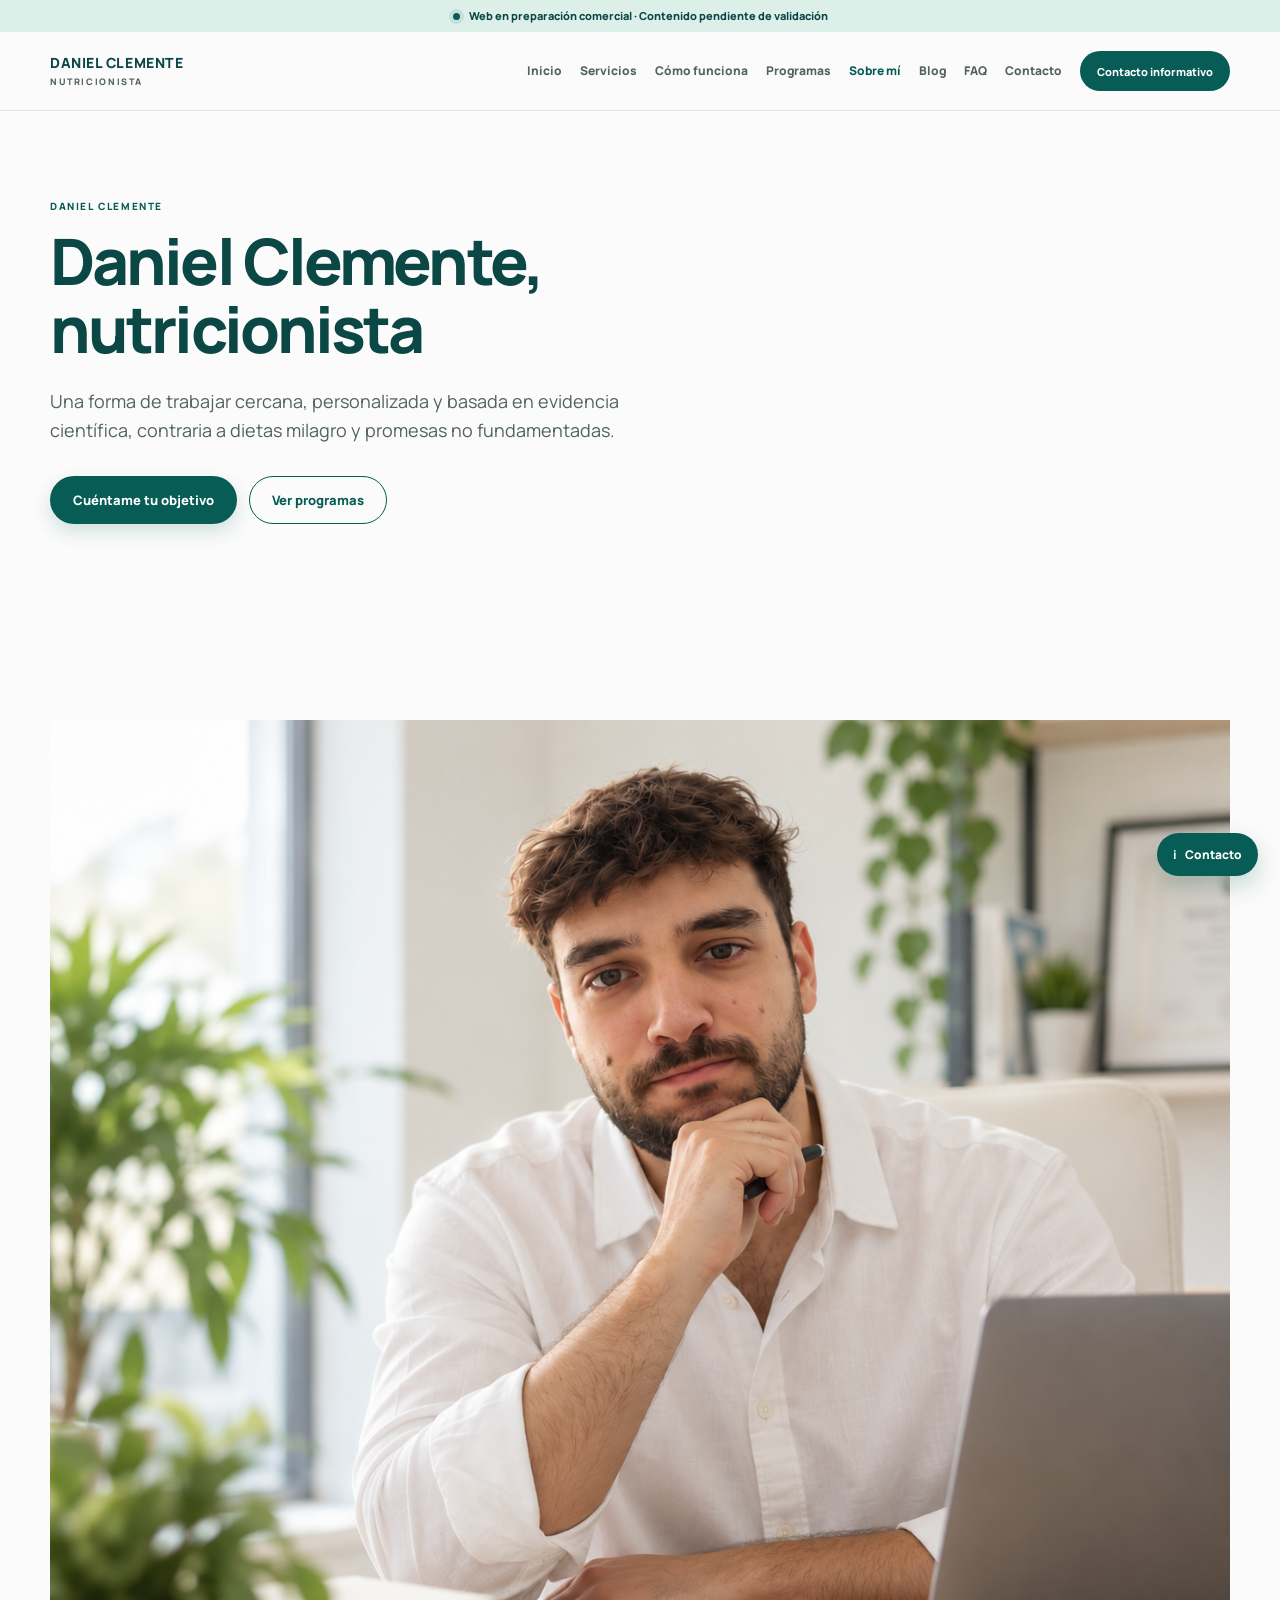
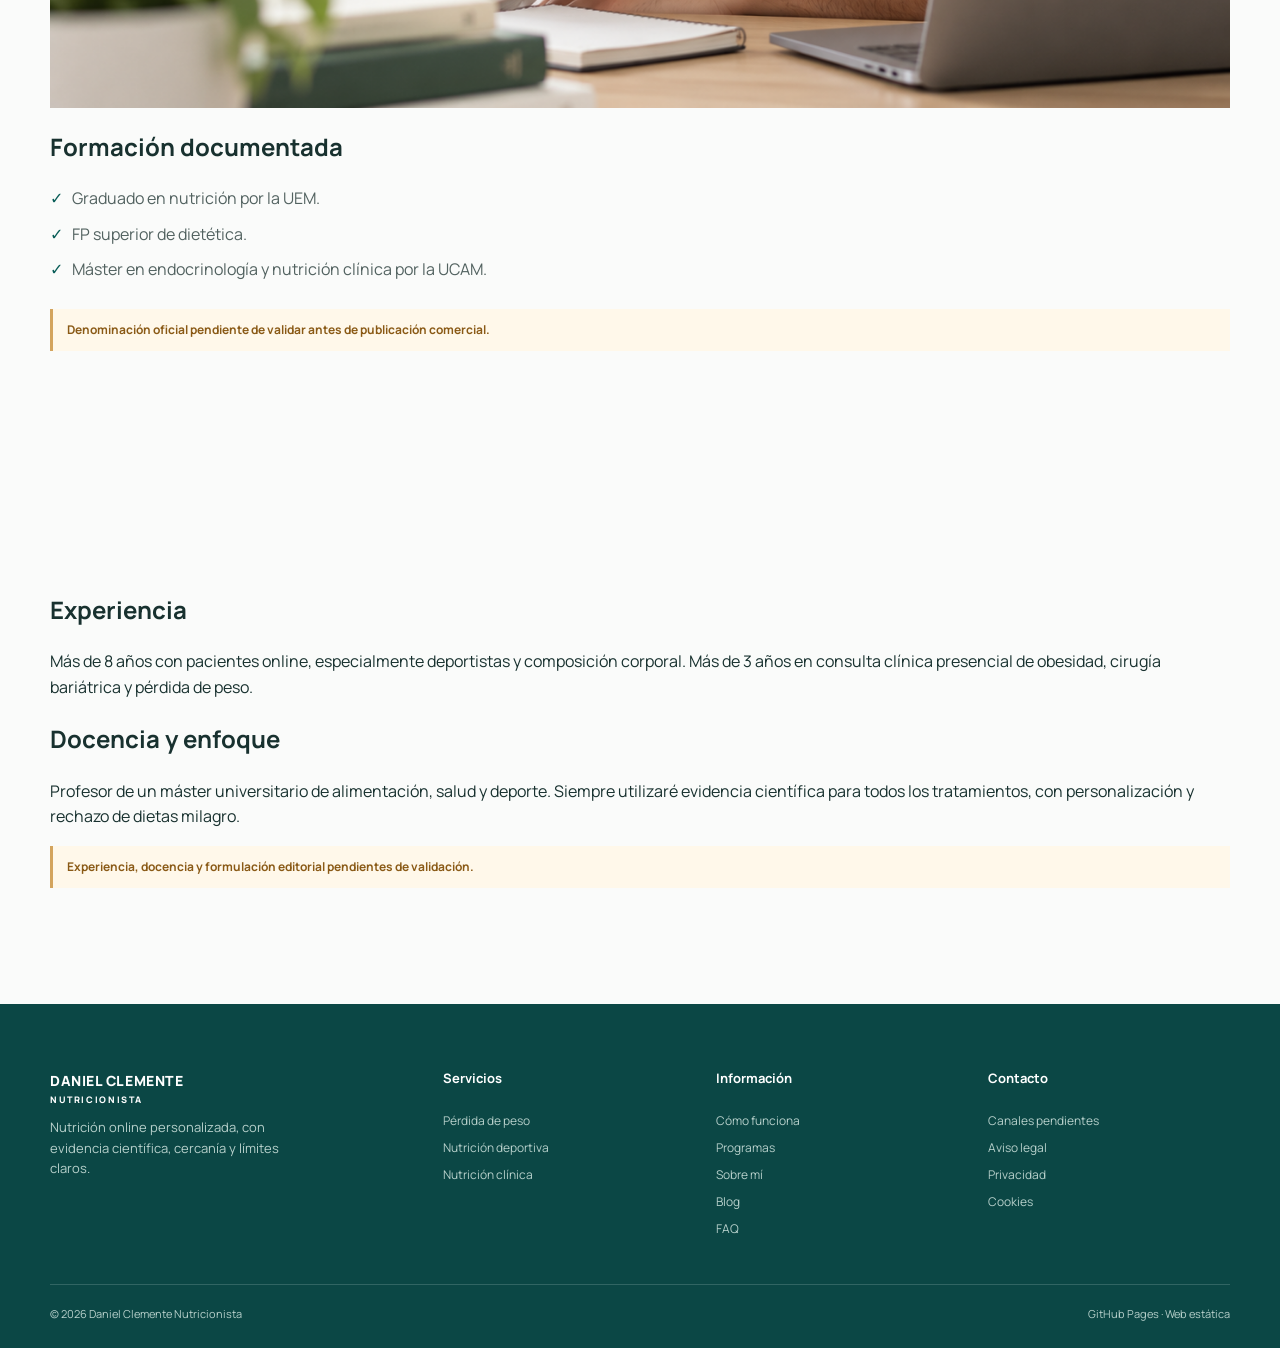
<file: sobre-mi.html>
<!doctype html>
<html lang="es">
<head>
  <meta charset="utf-8">
  <meta name="viewport" content="width=device-width, initial-scale=1">
  <meta name="theme-color" content="#075C56">
  <meta name="description" content="Biografía profesional de Daniel Clemente, nutricionista, con formación, experiencia, docencia y enfoque basado en evidencia.">
  <meta name="author" content="Daniel Clemente Nutricionista">
  <link rel="canonical" href="https://doby-llm.github.io/web-dani-prototype1/sobre-mi.html">
  <link rel="icon" href="favicon.svg" type="image/svg+xml">
  <link rel="preload" href="assets/Manrope-Variable.ttf" as="font" type="font/ttf" crossorigin>
  <meta property="og:type" content="website">
  <meta property="og:locale" content="es_ES">
  <meta property="og:title" content="Sobre mí | Daniel Clemente Nutricionista">
  <meta property="og:description" content="Biografía profesional de Daniel Clemente, nutricionista, con formación, experiencia, docencia y enfoque basado en evidencia.">
  <meta property="og:image" content="https://doby-llm.github.io/web-dani-prototype1/assets/og-image.svg">
  <meta property="og:image:alt" content="Daniel Clemente Nutricionista, web en preparación comercial">
  <meta property="og:url" content="https://doby-llm.github.io/web-dani-prototype1/sobre-mi.html">
  <meta name="twitter:card" content="summary_large_image">
  <meta name="twitter:title" content="Sobre mí | Daniel Clemente Nutricionista">
  <meta name="twitter:description" content="Biografía profesional de Daniel Clemente, nutricionista, con formación, experiencia, docencia y enfoque basado en evidencia.">
  <meta name="twitter:image" content="https://doby-llm.github.io/web-dani-prototype1/assets/og-image.svg">
  <title>Sobre mí | Daniel Clemente Nutricionista</title>
  <link rel="stylesheet" href="styles.css">
  <script>document.documentElement.classList.add('js');</script>
  <script src="script.js" defer></script>
</head>
<body data-page="sobre-mi.html">
<a class="skip-link" href="#contenido">Saltar al contenido</a>
<div class="site-notice" role="status"><span></span>Web en preparación comercial · Contenido pendiente de validación</div>
<header class="site-header" data-header>
  <div class="container header-inner">
    <a class="brand" href="index.html" aria-label="Daniel Clemente, inicio"><span class="brand-name">DANIEL CLEMENTE</span><span class="brand-role">NUTRICIONISTA</span></a>
    <button class="menu-toggle" type="button" aria-expanded="false" aria-controls="site-nav" aria-label="Abrir menú"><span></span><span></span><span></span></button>
    <nav class="site-nav" id="site-nav" aria-label="Navegación principal">
      <a href="index.html">Inicio</a>
      <a href="servicios.html">Servicios</a>
      <a href="como-funciona.html">Cómo funciona</a>
      <a href="programas.html">Programas</a>
      <a href="sobre-mi.html">Sobre mí</a>
      <a href="blog.html">Blog</a>
      <a href="preguntas-frecuentes.html">FAQ</a>
      <a href="contacto.html">Contacto</a>
      <a class="button button-small nav-cta" href="contacto.html#canales">Contacto informativo</a>
    </nav>
  </div>
</header>
<main id="contenido">
<section class="hero section"><div class="container"><div class="hero-copy" data-reveal><p class="eyebrow">DANIEL CLEMENTE</p><h1>Daniel Clemente, nutricionista</h1><p class="hero-lead">Una forma de trabajar cercana, personalizada y basada en evidencia científica, contraria a dietas milagro y promesas no fundamentadas.</p><div class="hero-actions"><a class="button button-primary" href="contacto.html#formulario">Cuéntame tu objetivo</a><a class="button button-secondary" href="programas.html">Ver programas</a></div></div></div></section>

<section class="section"><div class="container split"><img class="portrait" src="assets/daniel-about.png" alt="Daniel Clemente sentado frente a un portátil" width="1371" height="1148"><div><h2>Formación documentada</h2><ul class="clean-list"><li>Graduado en nutrición por la UEM.</li><li>FP superior de dietética.</li><li>Máster en endocrinología y nutrición clínica por la UCAM.</li></ul><p class="provisional"><strong>Denominación oficial pendiente de validar antes de publicación comercial.</strong></p></div></div></section>
<section class="section pale"><div class="container split"><div><h2>Experiencia</h2><p>Más de 8 años con pacientes online, especialmente deportistas y composición corporal. Más de 3 años en consulta clínica presencial de obesidad, cirugía bariátrica y pérdida de peso.</p></div><div><h2>Docencia y enfoque</h2><p>Profesor de un máster universitario de alimentación, salud y deporte. Siempre utilizaré evidencia científica para todos los tratamientos, con personalización y rechazo de dietas milagro.</p><p class="provisional"><strong>Experiencia, docencia y formulación editorial pendientes de validación.</strong></p></div></div></section>
</main>
<footer class="site-footer">
  <div class="container footer-grid">
    <div><a class="brand brand-light" href="index.html"><span class="brand-name">DANIEL CLEMENTE</span><span class="brand-role">NUTRICIONISTA</span></a><p>Nutrición online personalizada, con evidencia científica, cercanía y límites claros.</p></div>
    <div><h2>Servicios</h2><a href="perdida-de-peso.html">Pérdida de peso</a><a href="nutricion-deportiva.html">Nutrición deportiva</a><a href="nutricion-clinica.html">Nutrición clínica</a></div>
    <div><h2>Información</h2><a href="como-funciona.html">Cómo funciona</a><a href="programas.html">Programas</a><a href="sobre-mi.html">Sobre mí</a><a href="blog.html">Blog</a><a href="preguntas-frecuentes.html">FAQ</a></div>
    <div><h2>Contacto</h2><a href="contacto.html#canales">Canales pendientes</a><a href="aviso-legal.html">Aviso legal</a><a href="privacidad.html">Privacidad</a><a href="cookies.html">Cookies</a></div>
  </div>
  <div class="container footer-bottom"><span>© <span data-current-year></span> Daniel Clemente Nutricionista</span><span>GitHub Pages · Web estática</span></div>
</footer>
<a class="mobile-contact-bar" href="contacto.html#canales">Contacto informativo</a>
<a class="contact-float" href="contacto.html#canales" aria-label="Ir a contacto"><span aria-hidden="true">i</span><span>Contacto</span></a>
<noscript><div class="no-script">El contenido es accesible sin JavaScript; el menú móvil y el formulario demo usan JavaScript para sus estados.</div></noscript>
</body>
</html>
</file>
<file: styles.css>
@font-face{font-family:Manrope;src:url('assets/Manrope-Variable.ttf') format('truetype');font-style:normal;font-weight:200 800;font-display:swap}
:root{--deep:#075C56;--dark:#0B4745;--soft:#DDEFE9;--pale:#EEF7F4;--warm:#FAFBFA;--white:#fff;--text:#18312F;--muted:#526260;--border:#DCE5E2;--medical:#8AAFA8;--warn:#8A5A16;--shadow:0 12px 34px rgba(7,92,86,.08);--max:1180px;--radius:18px}
*{box-sizing:border-box}html{background:var(--warm);scroll-behavior:smooth}body{margin:0;color:var(--text);background:var(--warm);font-family:Manrope,system-ui,sans-serif;font-size:16px;line-height:1.6;-webkit-font-smoothing:antialiased}body.menu-open{overflow:hidden}img{display:block;max-width:100%;height:auto}a{color:inherit;text-decoration:none}button,input,select,textarea{font:inherit}button{cursor:pointer}.container{width:min(calc(100% - 48px),var(--max));margin-inline:auto}.section{padding:104px 0}.section-small{padding:42px 0}.skip-link{position:fixed;top:12px;left:12px;z-index:100;padding:10px 14px;color:var(--white);background:var(--dark);border-radius:10px;transform:translateY(-180%);transition:transform .2s ease}.skip-link:focus{transform:none}.site-notice{display:flex;align-items:center;justify-content:center;gap:9px;min-height:32px;padding:6px 16px;color:var(--dark);background:var(--soft);font-size:11px;font-weight:800;text-align:center}.site-notice span{width:7px;height:7px;border-radius:50%;background:var(--deep);box-shadow:0 0 0 4px rgba(7,92,86,.1)}
.site-header{position:sticky;top:0;z-index:30;background:rgba(250,251,250,.94);border-bottom:1px solid rgba(220,229,226,.85);backdrop-filter:blur(16px)}.header-inner{display:flex;align-items:center;justify-content:space-between;min-height:78px}.brand{display:inline-flex;flex-direction:column;line-height:1}.brand-name{color:var(--dark);font-size:14px;font-weight:800;letter-spacing:.04em}.brand-role{margin-top:7px;color:var(--muted);font-size:9px;font-weight:800;letter-spacing:.18em}.brand-light .brand-name,.brand-light .brand-role{color:var(--white)}.site-nav{display:flex;align-items:center;gap:18px}.site-nav a:not(.button){color:var(--muted);font-size:12px;font-weight:800;transition:color .2s ease}.site-nav a:hover,.site-nav a.active,.site-nav a[aria-current=page]{color:var(--deep)}.button{display:inline-flex;align-items:center;justify-content:center;gap:8px;min-height:48px;padding:0 22px;border:1px solid transparent;border-radius:999px;font-size:13px;font-weight:800;line-height:1;transition:transform .2s ease,background-color .2s ease,border-color .2s ease,box-shadow .2s ease}.button:hover{transform:translateY(-2px)}.button:focus-visible,.site-nav a:focus-visible,.text-link:focus-visible,.card-link:focus-visible,.menu-toggle:focus-visible,summary:focus-visible{outline:3px solid rgba(7,92,86,.3);outline-offset:4px}.button-primary{color:var(--white);background:var(--deep);box-shadow:0 8px 18px rgba(7,92,86,.16)}.button-primary:hover{background:var(--dark);box-shadow:0 12px 24px rgba(7,92,86,.22)}.button-secondary{color:var(--deep);background:transparent;border-color:var(--deep)}.button-secondary:hover{background:var(--pale)}.button-small{min-height:40px;padding:0 16px;font-size:11px}.nav-cta{color:var(--white)!important;background:var(--deep)}.button-light{color:var(--dark);background:var(--white)}.button-light:hover{background:var(--soft)}.button-outline-light{color:var(--white);border-color:rgba(255,255,255,.7)}.button-outline-light:hover{background:rgba(255,255,255,.12)}.menu-toggle{display:none;width:42px;height:42px;border:1px solid var(--border);border-radius:10px;background:var(--white)}.menu-toggle span{display:block;width:18px;height:2px;margin:4px auto;background:var(--dark);border-radius:2px}
.hero{padding-top:88px;padding-bottom:92px}.hero-grid{display:grid;grid-template-columns:minmax(0,.92fr) minmax(0,1.08fr);align-items:center;gap:68px}.hero-copy{max-width:680px}.eyebrow{margin:0 0 14px;color:var(--deep);font-size:10px;font-weight:800;letter-spacing:.16em;line-height:1.4}.hero h1{max-width:650px;margin:0;color:var(--dark);font-size:clamp(38px,5vw,64px);font-weight:780;letter-spacing:-.045em;line-height:1.06}.hero-lead{max-width:600px;margin:24px 0 30px;color:var(--muted);font-size:18px;line-height:1.65}.hero-actions{display:flex;flex-wrap:wrap;gap:12px}.hero-proof{display:flex;flex-wrap:wrap;gap:17px;margin-top:30px;color:var(--muted);font-size:11px;font-weight:800}.hero-proof b{display:inline-grid;place-items:center;width:18px;height:18px;margin-right:5px;color:var(--deep);border-radius:50%;background:var(--soft);font-size:11px}.hero-media{position:relative}.hero-image-wrap{position:relative;overflow:hidden;border-radius:24px;background:var(--soft);box-shadow:var(--shadow)}.hero-image-wrap img{width:100%;aspect-ratio:1.7;object-fit:cover}.image-caption{position:absolute;right:18px;bottom:17px;padding:9px 13px;color:var(--dark);background:rgba(255,255,255,.9);border-radius:999px;font-size:10px;font-weight:800;box-shadow:0 6px 20px rgba(11,71,69,.12)}.hero-float-card{position:absolute;left:-28px;bottom:26px;display:flex;align-items:center;gap:10px;padding:13px 17px;color:var(--dark);background:var(--white);border:1px solid var(--border);border-radius:13px;box-shadow:0 12px 28px rgba(11,71,69,.12);font-size:11px;line-height:1.35}.hero-float-card>span{display:grid;place-items:center;width:29px;height:29px;color:var(--white);background:var(--deep);border-radius:50%;font-size:17px}.hero-float-card small{color:var(--muted);font-size:10px;font-weight:600}
.medical-strip{padding:64px 0;background:linear-gradient(135deg,var(--soft),var(--pale));border-block:1px solid rgba(7,92,86,.1)}.medical-inner{display:grid;grid-template-columns:74px minmax(0,1fr) auto;align-items:center;gap:24px;padding:34px 38px;border:1px solid rgba(7,92,86,.2);border-left:7px solid var(--deep);border-radius:26px;background:var(--white);box-shadow:0 14px 36px rgba(7,92,86,.1)}.medical-icon{display:grid;place-items:center;width:74px;height:74px;color:var(--white);border-radius:21px;background:var(--deep);font-size:33px;box-shadow:0 10px 22px rgba(7,92,86,.2)}.medical-copy{min-width:0}.medical-inner h2{margin:0 0 8px;color:var(--dark);font-size:clamp(28px,4vw,42px);line-height:1.1;letter-spacing:-.04em}.medical-inner .medical-lead{max-width:760px;margin:0;color:var(--muted);font-size:15px;line-height:1.6}.medical-inner .medical-disclaimer{max-width:760px;margin:14px 0 0;padding:11px 13px;color:var(--muted);border-left:3px solid var(--medical);background:var(--pale);font-size:12px;line-height:1.5}.text-link,.card-link{display:inline-flex;align-items:center;gap:9px;color:var(--deep);font-size:12px;font-weight:800;transition:gap .2s ease}.medical-inner .text-link{min-height:48px;padding:0 19px;color:var(--white);background:var(--deep);border-radius:999px;white-space:nowrap}.medical-inner .text-link:hover{color:var(--white);background:var(--dark);gap:13px}.text-link:hover,.card-link:hover{gap:13px}
.section-heading{max-width:700px;margin-bottom:44px}.section-heading.centered{margin-right:auto;margin-left:auto;text-align:center}.section-heading h2,.about-copy h2,.contact-copy h2{margin:0;color:var(--dark);font-size:clamp(30px,4vw,44px);font-weight:760;letter-spacing:-.04em;line-height:1.1}.section-heading p:last-child{margin:16px 0 0;color:var(--muted);font-size:16px}.objective-grid{display:grid;grid-template-columns:repeat(3,1fr);gap:18px}.service-card{min-height:330px;padding:28px 26px;border:1px solid var(--border);border-radius:var(--radius);background:var(--white);box-shadow:0 4px 20px rgba(7,92,86,.03);transition:transform .25s ease,box-shadow .25s ease,border-color .25s ease}.service-card:hover{transform:translateY(-5px);border-color:rgba(7,92,86,.3);box-shadow:var(--shadow)}.service-card.featured{border-color:rgba(7,92,86,.22);background:var(--pale)}.service-icon{display:grid;place-items:center;width:49px;height:49px;margin-bottom:30px;color:var(--deep);border-radius:15px;background:var(--soft);font-size:27px;font-weight:300}.card-kicker,.blog-category{display:block;margin-bottom:10px;color:var(--deep);font-size:9px;font-weight:800;letter-spacing:.14em;line-height:1.4}.service-card h3,.blog-card h3{margin:0;color:var(--dark);font-size:22px;line-height:1.2;letter-spacing:-.025em}.service-card p{min-height:78px;margin:14px 0 22px;color:var(--muted);font-size:14px;line-height:1.65}.section-process{background:var(--white)}.process-list{display:grid;grid-template-columns:repeat(5,1fr);gap:0;margin:0;padding:0;list-style:none}.process-list li{position:relative;padding:0 18px 0 0}.process-list li:not(:last-child):after{position:absolute;top:17px;right:15px;width:calc(100% - 72px);height:1px;content:"";background:var(--border);transform:translateX(100%)}.step-number{display:grid;place-items:center;width:36px;height:36px;margin-bottom:22px;color:var(--deep);border:1px solid var(--border);border-radius:50%;background:var(--pale);font-size:11px;font-weight:800}.process-list h3{margin:0 0 8px;color:var(--dark);font-size:16px;line-height:1.25}.process-list p{margin:0;color:var(--muted);font-size:12px;line-height:1.6}
.section-pricing{background:var(--pale)}.pricing-grid{display:grid;grid-template-columns:repeat(2,1fr);gap:20px}.pricing-card{position:relative;padding:30px;border:1px solid var(--border);border-radius:var(--radius);background:var(--white);box-shadow:0 5px 22px rgba(7,92,86,.04)}.pricing-card-recommended{border:2px solid var(--deep);box-shadow:0 10px 30px rgba(7,92,86,.1)}.recommended-badge{position:absolute;top:0;right:24px;padding:7px 12px;color:var(--white);background:var(--deep);border-radius:0 0 9px 9px;font-size:9px;font-weight:800;letter-spacing:.08em}.pricing-card-top{display:flex;align-items:flex-start;justify-content:space-between;gap:18px;margin-bottom:14px}.pricing-card h3{margin:0;color:var(--dark);font-size:23px;line-height:1.2;letter-spacing:-.03em}.price-icon{display:grid;place-items:center;width:37px;height:37px;flex:none;color:var(--deep);border:1px solid var(--border);border-radius:50%;font-size:11px;font-weight:800}.pricing-intro{margin:0 0 22px;color:var(--muted);font-size:13px}.feature-list,.about-list,.clean-list{display:grid;gap:10px;margin:0 0 26px;padding:0;list-style:none}.feature-list li,.about-list li{position:relative;padding-left:22px;color:var(--muted);font-size:13px}.feature-list li:before,.about-list li:before{position:absolute;top:5px;left:0;width:13px;height:13px;content:"✓";display:grid;place-items:center;color:var(--deep);background:var(--soft);border-radius:50%;font-size:8px;font-weight:800}.price-row{display:flex;align-items:baseline;gap:6px;padding-top:19px;border-top:1px solid var(--border)}.price-row span,.price-row small{color:var(--muted);font-size:11px}.price-row strong{color:var(--dark);font-size:29px;letter-spacing:-.04em}.price-options{display:flex;gap:12px;margin:8px 0 24px;color:var(--muted);font-size:11px}.price-options b{color:var(--dark)}.full-width{width:100%}.pricing-footnote{margin:20px 0 0;color:var(--muted);font-size:11px;text-align:center}.cta-banner{color:var(--white);background:var(--deep)}.cta-banner .eyebrow,.final-cta .eyebrow{color:var(--soft)}.cta-banner h2{max-width:620px;margin:0;color:var(--white);font-size:clamp(25px,3vw,36px);line-height:1.12}.cta-banner-inner,.final-cta-inner{display:flex;align-items:center;justify-content:space-between;gap:30px}
.about-grid{display:grid;grid-template-columns:minmax(0,.95fr) minmax(0,1.05fr);align-items:center;gap:80px}.about-media{position:relative}.about-media img{width:100%;aspect-ratio:1.12;object-fit:cover;border-radius:22px}.about-stamp{position:absolute;right:-22px;bottom:25px;padding:13px 16px;color:var(--dark);background:var(--soft);border:8px solid var(--warm);border-radius:13px;font-size:9px;font-weight:800;letter-spacing:.12em;line-height:1.55}.about-stamp strong{color:var(--deep)}.about-copy .lead{margin:23px 0 16px;color:var(--dark);font-size:18px;line-height:1.55}.about-copy>p:not(.eyebrow):not(.lead):not(.provisional){margin:0 0 20px;color:var(--muted);font-size:14px}.about-list{margin:0 0 20px}.blog-section{background:var(--white)}.blog-grid{display:grid;grid-template-columns:repeat(3,1fr);gap:18px}.blog-card{min-height:246px;padding:25px;border:1px solid var(--border);border-radius:var(--radius);background:var(--warm);transition:transform .25s ease,box-shadow .25s ease}.blog-card:hover{transform:translateY(-4px);box-shadow:var(--shadow)}.blog-card h3{font-size:19px}.blog-card p{min-height:68px;margin:15px 0 21px;color:var(--muted);font-size:13px}
.final-cta{color:var(--white);background:var(--dark)}.final-cta h2{margin:0 0 6px;color:var(--white);font-size:clamp(26px,3vw,36px)}.final-cta p{margin:0;color:var(--soft)}.final-cta .hero-actions{flex:none}.provisional{padding:12px 14px;color:var(--warn);border-left:3px solid #D3A45D;background:#FFF8EA;font-size:12px;line-height:1.5}.warning{padding:15px;color:var(--warn);border:1px solid #E7C98E;border-radius:12px;background:#FFF8EA}.grid-2,.grid-3,.grid-4,.pricing-grid{display:grid;gap:18px}.grid-2{grid-template-columns:repeat(2,1fr)}.grid-3{grid-template-columns:repeat(3,1fr)}.grid-4{grid-template-columns:repeat(4,1fr)}.cards article,.notice-card,.price-card{padding:28px;border:1px solid var(--border);border-radius:var(--radius);background:var(--white);box-shadow:0 4px 18px rgba(7,92,86,.04)}.cards h2,.price-card h2,.notice-card h2{font-size:24px}.tag{display:inline-block;margin-bottom:12px;padding:5px 9px;border-radius:999px;color:var(--deep);background:var(--pale);font-size:10px;font-weight:800;letter-spacing:.12em;text-transform:uppercase}.mini-list{display:grid;gap:10px}.mini-list p{margin:0;padding:16px 18px;border:1px solid var(--border);border-radius:var(--radius);background:var(--white);font-weight:700}.clean-list li{padding-left:22px;position:relative;color:var(--muted)}.clean-list li:before{content:'✓';position:absolute;left:0;color:var(--deep);font-weight:800}.pricing-grid .price-card{display:flex;flex-direction:column}.price-card .tariffs{margin-top:auto;padding-top:16px}.tariffs p{display:flex;justify-content:space-between;margin:0;padding:9px 0;border-bottom:1px solid var(--border);color:var(--muted)}.tariffs span{color:var(--dark);font-weight:800}.price-card.highlighted{border:2px solid var(--deep)}.steps{display:grid;grid-template-columns:repeat(5,1fr);gap:16px;margin:0;padding:0;list-style:none}.steps li{padding:22px;border:1px solid var(--border);border-radius:var(--radius);background:var(--white)}.steps li>span{display:grid;place-items:center;width:34px;height:34px;margin-bottom:18px;color:var(--deep);border-radius:50%;background:var(--soft);font-size:11px;font-weight:800}.steps h2{font-size:20px}.steps p{color:var(--muted);font-size:13px}.faq-list{display:grid;gap:12px;max-width:850px}.faq-list details{padding:20px 22px;border:1px solid var(--border);border-radius:14px;background:var(--white)}.faq-list summary{color:var(--dark);font-weight:800;cursor:pointer}.faq-list p{margin:14px 0 0;color:var(--muted)}.contact-grid{display:grid;grid-template-columns:.85fr 1.15fr;gap:64px;align-items:start}.contact-copy{padding-top:18px}.contact-form{padding:30px;border:1px solid var(--border);border-radius:var(--radius);background:var(--white);box-shadow:var(--shadow)}.form-row{display:grid;gap:7px;margin-bottom:16px}.form-row label{color:var(--dark);font-size:13px;font-weight:800}.form-row input,.form-row select,.form-row textarea{width:100%;padding:12px 13px;border:1px solid var(--border);border-radius:10px;color:var(--text);background:var(--white);outline:none}.form-row input:focus,.form-row select:focus,.form-row textarea:focus{border-color:var(--deep);box-shadow:0 0 0 3px rgba(7,92,86,.1)}.form-row.invalid input{border-color:#B24A3D}.form-row small{min-height:17px;color:#B24A3D;font-size:11px}.form-privacy{margin:14px 0 0;color:var(--muted);font-size:11px}.form-status{margin:13px 0 0;color:var(--deep);font-size:12px;font-weight:800}.site-footer{padding:64px 0 26px;color:var(--soft);background:var(--dark)}.site-footer p{max-width:260px;color:#B7D0CB;font-size:13px}.site-footer h2{margin:0 0 14px;color:var(--white);font-size:13px}.footer-grid{display:grid;grid-template-columns:1.5fr 1fr 1fr 1fr;gap:30px;padding-bottom:45px}.footer-grid>div:not(:first-child){display:flex;flex-direction:column;gap:8px}.footer-grid a:not(.brand){color:#B7D0CB;font-size:12px}.footer-grid a:not(.brand):hover{color:var(--white)}.footer-bottom{display:flex;align-items:center;justify-content:space-between;gap:20px;padding-top:20px;border-top:1px solid rgba(183,208,203,.22);color:#B7D0CB;font-size:11px}.mobile-contact-bar,.contact-float{position:fixed;z-index:20;color:var(--white);background:var(--deep);font-weight:800;box-shadow:0 10px 24px rgba(7,92,86,.22)}.mobile-contact-bar{right:12px;bottom:calc(12px + env(safe-area-inset-bottom));left:12px;display:none;align-items:center;justify-content:center;min-height:50px;border-radius:999px;font-size:13px;opacity:0;pointer-events:none;transform:translateY(120%);transition:opacity .25s ease,transform .25s ease}.mobile-contact-bar.is-visible{opacity:1;pointer-events:auto;transform:none}.contact-float{right:22px;bottom:24px;display:flex;align-items:center;gap:8px;padding:12px 16px;border-radius:999px;font-size:12px}.contact-float .whatsapp-icon{display:grid;place-items:center;width:20px;height:20px;flex:none}.contact-float .whatsapp-icon img{width:100%;height:100%;object-fit:contain}.no-script{padding:12px 18px;color:var(--dark);background:var(--soft);font-size:12px;text-align:center}.js [data-reveal]{opacity:0;transform:translateY(18px);transition:opacity .65s ease,transform .65s cubic-bezier(.2,.7,.2,1)}.js [data-reveal].is-visible{opacity:1;transform:none}.js [data-reveal-delay="100"]{transition-delay:100ms}.js [data-reveal-delay="120"]{transition-delay:120ms}.js [data-reveal-delay="200"]{transition-delay:200ms}@media (prefers-reduced-motion:reduce){html{scroll-behavior:auto}.js [data-reveal],.js [data-reveal].is-visible{opacity:1;transform:none;transition:none}.button,.service-card,.blog-card{transition:none}}
@media (max-width:1100px){.site-nav{gap:12px}.site-nav a:not(.button){font-size:11px}.hero-grid{gap:42px}.about-grid{gap:48px}.contact-grid{gap:40px}}
@media (max-width:980px){.container{width:min(calc(100% - 40px),var(--max))}.menu-toggle{display:block}.site-nav{position:absolute;top:100%;right:20px;left:20px;visibility:hidden;display:flex;flex-direction:column;align-items:stretch;gap:0;padding:10px;border:1px solid var(--border);border-radius:14px;background:var(--white);box-shadow:var(--shadow);opacity:0;transform:translateY(-8px);transition:opacity .2s ease,transform .2s ease,visibility .2s}.menu-open .site-nav{visibility:visible;opacity:1;transform:none}.site-nav a:not(.button){padding:12px;border-radius:10px;font-size:14px}.site-nav a:not(.button):hover{background:var(--pale)}.site-nav .button{margin-top:8px}.hero-grid,.about-grid,.contact-grid{grid-template-columns:1fr}.hero-copy{max-width:720px}.hero-media{max-width:720px;margin:0 auto;width:100%}.objective-grid,.blog-grid,.grid-3,.grid-4{grid-template-columns:repeat(2,1fr)}.objective-grid .service-card:last-child,.blog-grid .blog-card:last-child{grid-column:span 2}.process-list,.steps{grid-template-columns:repeat(3,1fr);row-gap:38px}.process-list li:nth-child(3):after{display:none}.steps li:nth-child(4){grid-column:1}.pricing-grid{gap:14px}.footer-grid{grid-template-columns:1.5fr 1fr 1fr}.footer-grid>div:last-child{grid-column:span 3}}
@media (max-width:640px){.container{width:min(calc(100% - 36px),var(--max))}.site-notice{font-size:10px;line-height:1.3}.header-inner{min-height:70px}.brand-name{font-size:12px}.brand-role{font-size:8px;margin-top:6px}.hero,.section{padding:76px 0}.hero{padding-top:54px}.hero h1{font-size:39px}.hero-lead{font-size:16px}.hero-actions{display:grid;grid-template-columns:1fr}.hero-actions .button{width:100%}.hero-proof{flex-wrap:nowrap;gap:7px;justify-content:space-between;font-size:clamp(8px,2.6vw,10px)}.hero-proof span{white-space:nowrap}.hero-proof b{width:16px;height:16px;margin-right:3px;font-size:10px}.hero-float-card{left:12px;bottom:14px;padding:10px 12px}.image-caption{right:10px;bottom:10px;padding:7px 10px;font-size:9px}.medical-strip{padding:30px 0}.medical-inner{grid-template-columns:52px 1fr;gap:14px;padding:24px 20px;border-left-width:5px;border-radius:20px}.medical-icon{width:52px;height:52px;border-radius:15px;font-size:25px}.medical-inner h2{font-size:25px}.medical-inner p:last-child{grid-column:1/-1;font-size:12px}.medical-inner .text-link{grid-column:1/-1;justify-self:start;font-size:11px}.section-heading{margin-bottom:30px}.section-heading h2,.about-copy h2,.contact-copy h2{font-size:31px}.objective-grid,.blog-grid,.grid-2,.grid-3,.grid-4,.pricing-grid,.steps{grid-template-columns:1fr}.objective-grid .service-card:last-child,.blog-grid .blog-card:last-child{grid-column:auto}.service-card{min-height:0;padding:24px}.service-card p{min-height:0}.process-list{grid-template-columns:1fr;gap:0}.process-list li{display:grid;grid-template-columns:38px 1fr;gap:16px;padding:0 0 28px}.process-list li:not(:last-child):after{display:block;top:39px;right:auto;left:17px;width:1px;height:calc(100% - 29px);transform:none}.step-number{margin:0}.steps li:nth-child(4){grid-column:auto}.pricing-card{padding:24px}.pricing-card-recommended{margin-top:12px}.cta-banner-inner,.final-cta-inner{align-items:flex-start;flex-direction:column}.cta-banner .button,.final-cta .button{width:100%}.about-stamp{right:10px;bottom:12px}.about-copy .lead{font-size:16px}.contact-grid{gap:30px}.contact-form{padding:22px 18px}.footer-grid{grid-template-columns:1fr 1fr;gap:34px 22px;padding-bottom:38px}.footer-grid>div:first-child{grid-column:span 2}.footer-grid>div:last-child{grid-column:auto}}

/* Responsive UX refinements: tablet navigation, touch targets and safe CTA. */
.hero-image-wrap picture,.about-media picture{display:block}.cards h2 .channel-icon{display:inline-block;width:24px;height:24px;margin-right:8px;vertical-align:-5px;object-fit:contain}
.site-nav a:not(.button){display:inline-flex;align-items:center;min-height:44px}.menu-toggle{width:44px;height:44px}
.button:focus-visible,.site-nav a:focus-visible,.text-link:focus-visible,.card-link:focus-visible,.menu-toggle:focus-visible,summary:focus-visible,.brand:focus-visible,.mobile-contact-bar:focus-visible,.contact-float:focus-visible{outline:3px solid rgba(7,92,86,.3);outline-offset:4px}
@media (min-width:981px) and (max-width:1100px){.menu-toggle{display:block}.site-nav{position:absolute;top:100%;right:20px;left:20px;visibility:hidden;display:flex;flex-direction:column;align-items:stretch;gap:0;padding:10px;border:1px solid var(--border);border-radius:14px;background:var(--white);box-shadow:var(--shadow);opacity:0;transform:translateY(-8px);transition:opacity .2s ease,transform .2s ease,visibility .2s}.menu-open .site-nav{visibility:visible;opacity:1;transform:none}.site-nav a:not(.button){padding:12px;border-radius:10px;font-size:14px}.site-nav a:not(.button):hover{background:var(--pale)}.site-nav .button{margin-top:8px}}
@media (max-width:1100px){.mobile-contact-bar{display:flex}.contact-float{display:none}body.mobile-bar-visible{padding-bottom:calc(74px + env(safe-area-inset-bottom))}}
@media (max-width:767px){.text-link,.card-link{min-height:44px;padding:10px 0}.footer-grid a:not(.brand){display:inline-flex;align-items:center;min-height:44px}}
@media (max-width:300px){.hero-proof{gap:3px;font-size:7px;letter-spacing:-.02em}.hero-proof b{width:14px;height:14px;margin-right:2px;font-size:9px}}
</file>
